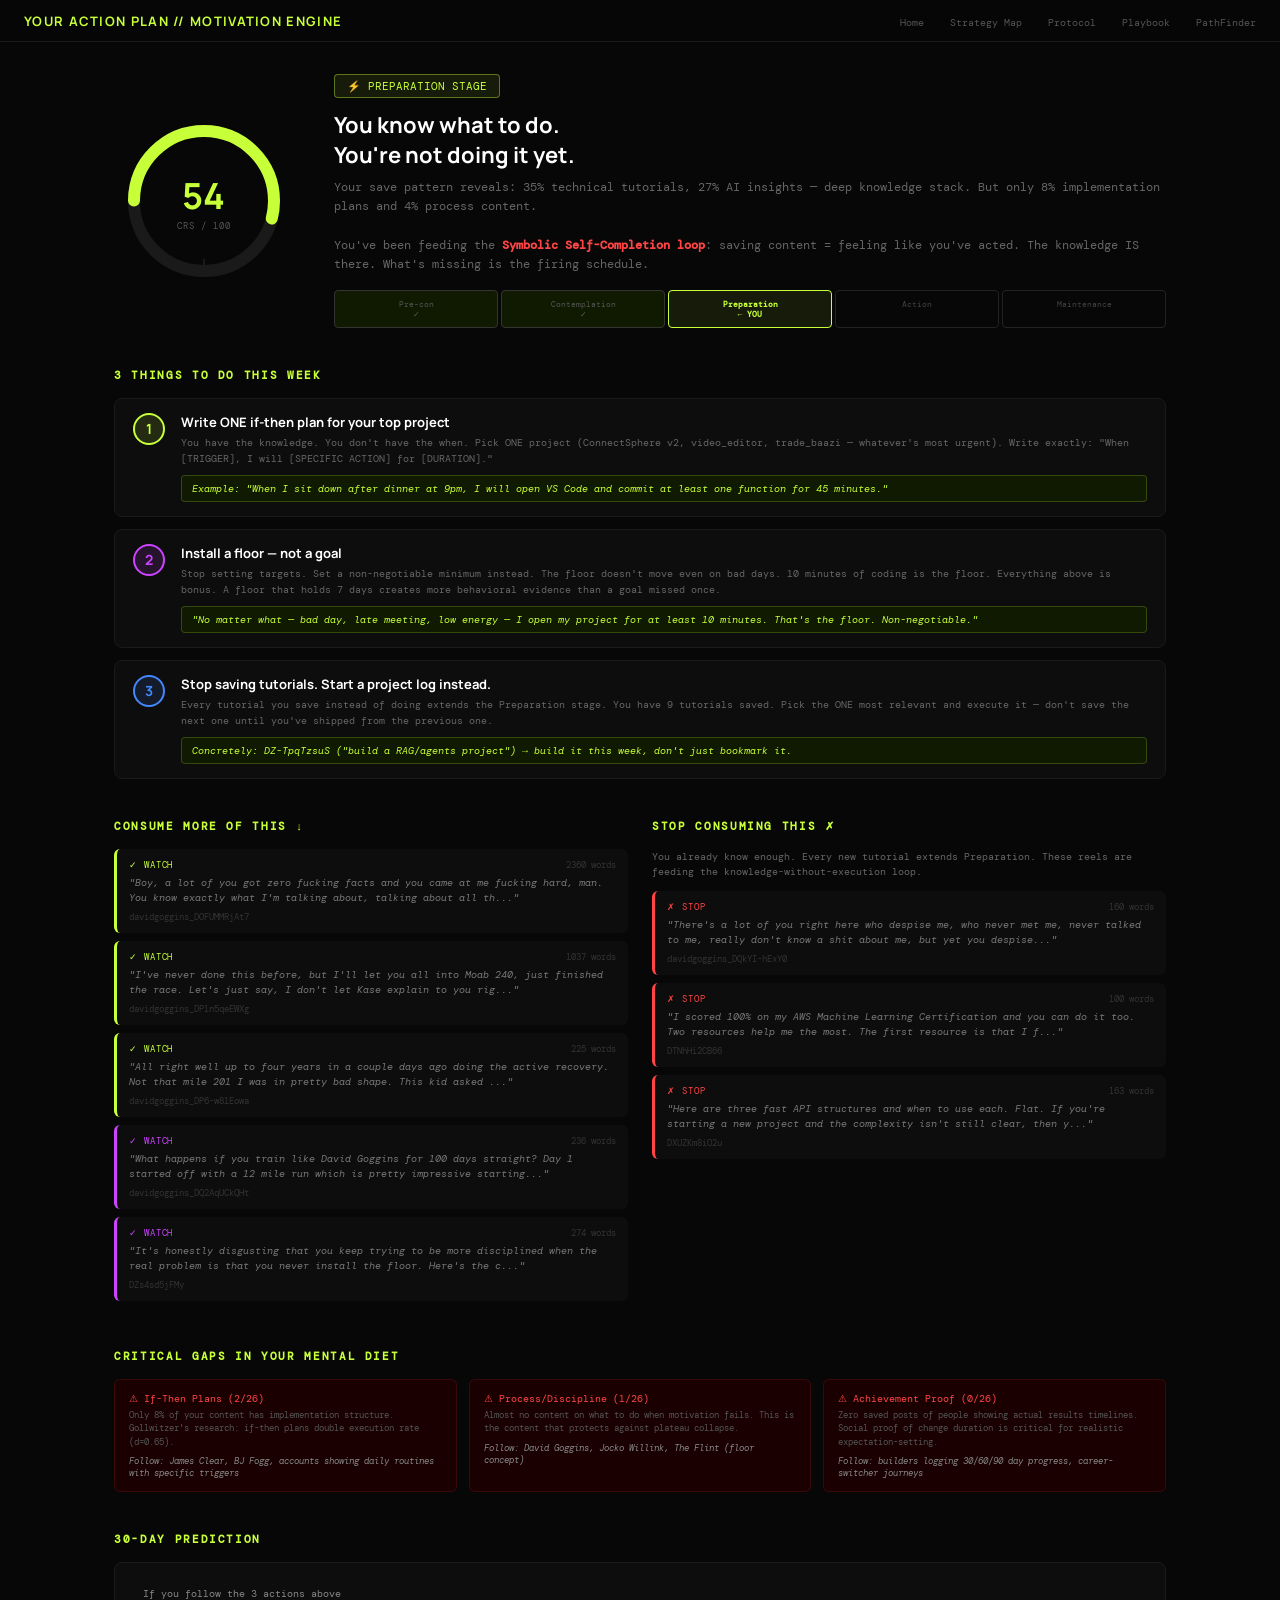
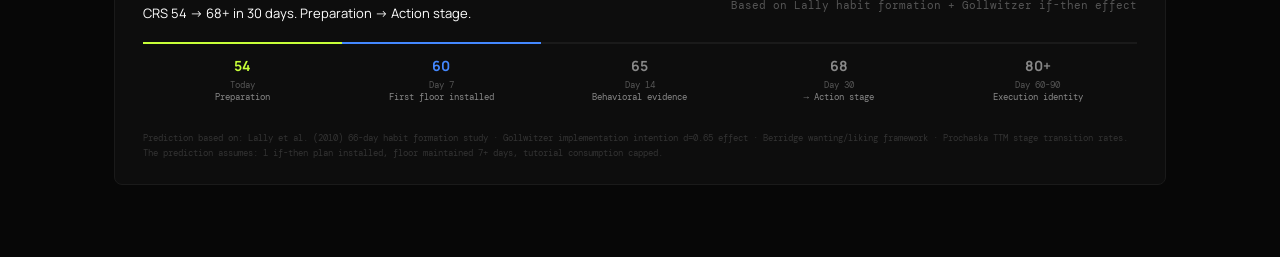
<file: action_plan.html>
<!DOCTYPE html>
<html>
<head>
<meta charset="utf-8">
<title>Your Action Plan — Motivation Engine</title>
<link href="https://fonts.googleapis.com/css2?family=DM+Mono:wght@400;500&family=Manrope:wght@400;600;700&display=swap" rel="stylesheet">
<style>
* { box-sizing:border-box; margin:0; padding:0; }
body { background:#070707; color:#ddd; font-family:'DM Mono',monospace; min-height:100vh; }

#nav {
  background:rgba(7,7,7,0.97); border-bottom:1px solid #1a1a1a;
  padding:10px 24px; display:flex; justify-content:space-between; align-items:center;
  position:sticky; top:0; z-index:100;
}
#nav h1 { color:#c7ff38; font-size:13px; letter-spacing:0.1em; font-family:'Manrope'; }
.nav-links a { color:#555; font-size:10px; text-decoration:none; margin-left:16px; }
.nav-links a:hover { color:#c7ff38; }

#main { max-width:1100px; margin:0 auto; padding:32px 24px; }

/* CRS gauge + stage */
#hero { display:grid; grid-template-columns:auto 1fr; gap:40px; margin-bottom:40px; align-items:center; }

#gauge-wrap { position:relative; width:180px; height:180px; flex-shrink:0; }
#gauge-wrap svg { width:180px; height:180px; }
#gauge-center {
  position:absolute; top:50%; left:50%; transform:translate(-50%,-50%);
  text-align:center;
}
#gauge-score { font-size:36px; font-weight:700; color:#c7ff38; font-family:'Manrope'; }
#gauge-label { font-size:9px; color:#555; letter-spacing:0.1em; }

#hero-text { }
#stage-badge {
  display:inline-block; background:#c7ff3815; border:1px solid #c7ff3866;
  color:#c7ff38; padding:4px 12px; border-radius:4px; font-size:11px; margin-bottom:12px;
}
#hero-title { font-size:22px; font-family:'Manrope'; font-weight:700; color:#fff; margin-bottom:8px; }
#hero-sub { font-size:12px; color:#666; line-height:1.6; margin-bottom:16px; }

.ttm-bar { display:flex; gap:3px; margin-top:12px; }
.ttm-node {
  flex:1; padding:8px 4px; text-align:center; font-size:8px; border-radius:4px;
  border:1px solid #222; color:#444;
}
.ttm-node.current {
  background:#c7ff3815; border-color:#c7ff38; color:#c7ff38; font-weight:bold;
}
.ttm-node.past { background:#0f1a00; border-color:#333; color:#555; }

/* Sections */
h2 { font-size:11px; color:#c7ff38; letter-spacing:0.15em; text-transform:uppercase; margin-bottom:16px; }
.section { margin-bottom:40px; }

/* Action steps */
.action-steps { display:flex; flex-direction:column; gap:12px; }
.action-step {
  background:#0d0d0d; border:1px solid #1a1a1a; border-radius:8px;
  padding:14px 18px; display:flex; gap:16px; align-items:flex-start;
}
.step-num {
  width:32px; height:32px; border-radius:50%; display:flex; align-items:center; justify-content:center;
  font-size:14px; font-weight:700; flex-shrink:0; font-family:'Manrope';
}
.step-content h3 { font-size:13px; color:#fff; margin-bottom:4px; font-family:'Manrope'; }
.step-content p { font-size:10px; color:#666; line-height:1.6; }
.step-content .example {
  background:#0f1a00; border:1px solid #c7ff3833; border-radius:4px;
  padding:6px 10px; font-size:10px; color:#c7ff38; margin-top:8px; font-style:italic;
}

/* Reel cards */
.two-col { display:grid; grid-template-columns:1fr 1fr; gap:24px; }
.reel-card {
  background:#0d0d0d; border-radius:6px; padding:10px 12px;
  margin-bottom:8px; transition:background 0.15s;
}
.reel-card:hover { background:#111; }
.preview-text { font-size:10px; color:#777; line-height:1.5; font-style:italic; }

/* Prediction */
#prediction {
  background:#0d0d0d; border:1px solid #1a1a1a; border-radius:8px;
  padding:24px 28px;
}
.pred-row { display:flex; justify-content:space-between; align-items:center; margin-bottom:12px; }
.pred-timeline { display:flex; gap:0; margin-top:20px; }
.pred-node {
  flex:1; text-align:center; padding:12px 4px;
  border-top:2px solid #1a1a1a; position:relative; font-size:9px;
}
.pred-node.done { border-top-color:#c7ff38; }
.pred-node.next { border-top-color:#4488ff; }
.pred-score { font-size:14px; font-weight:700; color:#c7ff38; margin-bottom:4px; font-family:'Manrope'; }
.pred-day { color:#555; }
.pred-stage { color:#888; font-size:9px; }

/* Missing content */
.missing-grid { display:grid; grid-template-columns:1fr 1fr 1fr; gap:12px; }
.missing-card {
  background:#1a0000; border:1px solid #ff444422; border-radius:6px;
  padding:12px 14px;
}
.missing-title { font-size:10px; color:#ff4444; margin-bottom:4px; }
.missing-desc { font-size:9px; color:#555; line-height:1.5; }
.missing-fix { font-size:9px; color:#888; margin-top:6px; font-style:italic; }
</style>
<link rel="stylesheet" href="theme.css">
<script src="theme.js"></script>
</head>
<body>

<div id="nav">
  <h1>YOUR ACTION PLAN // MOTIVATION ENGINE</h1>
  <div class="nav-links">
    <a href="index.html">Home</a>
    <a href="grouped_reels.html">Strategy Map</a>
    <a href="protocol.html">Protocol</a>
    <a href="strategy.html">Playbook</a>
    <a href="pathfinder.html">PathFinder</a>
  </div>
</div>

<div id="main">

  <!-- HERO: CRS Gauge + Stage -->
  <div id="hero">
    <div id="gauge-wrap">
      <svg viewBox="0 0 180 180">
        <!-- Background arc -->
        <circle cx="90" cy="90" r="70" fill="none" stroke="#1a1a1a" stroke-width="12"/>
        <!-- Progress arc: 54% of circumference = 54/100 -->
        <!-- full circle = 2π*70 = 439.8; 54% = 237.5 -->
        <circle cx="90" cy="90" r="70" fill="none" stroke="#c7ff38" stroke-width="12"
                stroke-dasharray="237.5 202.3" stroke-dashoffset="110"
                stroke-linecap="round" transform="rotate(-90 90 90)"/>
        <!-- Tick marks for stages -->
        <line x1="20" y1="90" x2="32" y2="90" stroke="#1a1a1a" stroke-width="2" transform="rotate(-90 90 90)"/>
      </svg>
      <div id="gauge-center">
        <div id="gauge-score">54</div>
        <div id="gauge-label">CRS / 100</div>
      </div>
    </div>

    <div id="hero-text">
      <div id="stage-badge">⚡ PREPARATION STAGE</div>
      <div id="hero-title">You know what to do.<br>You're not doing it yet.</div>
      <div id="hero-sub">
        Your save pattern reveals: 35% technical tutorials, 27% AI insights — deep knowledge stack.
        But only 8% implementation plans and 4% process content.
        <br><br>
        You've been feeding the <strong style="color:#ff4444">Symbolic Self-Completion loop</strong>:
        saving content = feeling like you've acted. The knowledge IS there. What's missing is the
        firing schedule.
      </div>
      <div class="ttm-bar">
        <div class="ttm-node past">Pre-con<br>✓</div>
        <div class="ttm-node past">Contemplation<br>✓</div>
        <div class="ttm-node current">Preparation<br>← YOU</div>
        <div class="ttm-node">Action</div>
        <div class="ttm-node">Maintenance</div>
      </div>
    </div>
  </div>

  <!-- 3 IMMEDIATE ACTIONS -->
  <div class="section">
    <h2>3 things to do this week</h2>
    <div class="action-steps">
      <div class="action-step">
        <div class="step-num" style="background:#c7ff3820;color:#c7ff38;border:2px solid #c7ff38">1</div>
        <div class="step-content">
          <h3>Write ONE if-then plan for your top project</h3>
          <p>You have the knowledge. You don't have the when. Pick ONE project (ConnectSphere v2, video_editor, trade_baazi — whatever's most urgent). Write exactly:
          "When [TRIGGER], I will [SPECIFIC ACTION] for [DURATION]."</p>
          <div class="example">
            Example: "When I sit down after dinner at 9pm, I will open VS Code and commit at least one function for 45 minutes."
          </div>
        </div>
      </div>

      <div class="action-step">
        <div class="step-num" style="background:#cc44ff20;color:#cc44ff;border:2px solid #cc44ff">2</div>
        <div class="step-content">
          <h3>Install a floor — not a goal</h3>
          <p>Stop setting targets. Set a non-negotiable minimum instead. The floor doesn't move even on bad days. 10 minutes of coding is the floor. Everything above is bonus. A floor that holds 7 days creates more behavioral evidence than a goal missed once.</p>
          <div class="example">
            "No matter what — bad day, late meeting, low energy — I open my project for at least 10 minutes. That's the floor. Non-negotiable."
          </div>
        </div>
      </div>

      <div class="action-step">
        <div class="step-num" style="background:#4488ff20;color:#4488ff;border:2px solid #4488ff">3</div>
        <div class="step-content">
          <h3>Stop saving tutorials. Start a project log instead.</h3>
          <p>Every tutorial you save instead of doing extends the Preparation stage. You have 9 tutorials saved. Pick the ONE most relevant and execute it — don't save the next one until you've shipped from the previous one.</p>
          <div class="example">
            Concretely: DZ-TpqTzsuS ("build a RAG/agents project") → build it this week, don't just bookmark it.
          </div>
        </div>
      </div>
    </div>
  </div>

  <!-- WHAT TO CONSUME vs STOP -->
  <div class="section">
    <div class="two-col">
      <div>
        <h2>Consume more of this ↓</h2>
<a href="https://www.instagram.com/p/davidgoggins_DOFUMMRjAt7/" target="_blank" style="text-decoration:none">
    <div class="reel-card" style="border-left:3px solid #c7ff38">
      <div style="display:flex;justify-content:space-between;align-items:center;margin-bottom:4px">
        <span style="color:#c7ff38;font-size:9px;letter-spacing:0.1em">✓ WATCH</span>
        <span style="color:#333;font-size:9px">2360 words</span>
      </div>
      <div class="preview-text">"Boy, a lot of you got zero fucking facts and you came at me fucking hard, man.
You know exactly what I'm talking about, talking about all th..."</div>
      <div style="color:#333;font-size:9px;margin-top:6px">davidgoggins_DOFUMMRjAt7</div>
    </div></a><a href="https://www.instagram.com/p/davidgoggins_DP1n5qeEWXg/" target="_blank" style="text-decoration:none">
    <div class="reel-card" style="border-left:3px solid #c7ff38">
      <div style="display:flex;justify-content:space-between;align-items:center;margin-bottom:4px">
        <span style="color:#c7ff38;font-size:9px;letter-spacing:0.1em">✓ WATCH</span>
        <span style="color:#333;font-size:9px">1037 words</span>
      </div>
      <div class="preview-text">"I've never done this before, but I'll let you all into Moab 240, just finished the race.
Let's just say, I don't let Kase explain to you rig..."</div>
      <div style="color:#333;font-size:9px;margin-top:6px">davidgoggins_DP1n5qeEWXg</div>
    </div></a><a href="https://www.instagram.com/p/davidgoggins_DP6-w81Eowa/" target="_blank" style="text-decoration:none">
    <div class="reel-card" style="border-left:3px solid #c7ff38">
      <div style="display:flex;justify-content:space-between;align-items:center;margin-bottom:4px">
        <span style="color:#c7ff38;font-size:9px;letter-spacing:0.1em">✓ WATCH</span>
        <span style="color:#333;font-size:9px">225 words</span>
      </div>
      <div class="preview-text">"All right well up to four years in a couple days ago doing the active
recovery. Not that mile 201 I was in pretty bad shape. This kid asked ..."</div>
      <div style="color:#333;font-size:9px;margin-top:6px">davidgoggins_DP6-w81Eowa</div>
    </div></a><a href="https://www.instagram.com/p/davidgoggins_DQ2AqUCkQHt/" target="_blank" style="text-decoration:none">
    <div class="reel-card" style="border-left:3px solid #cc44ff">
      <div style="display:flex;justify-content:space-between;align-items:center;margin-bottom:4px">
        <span style="color:#cc44ff;font-size:9px;letter-spacing:0.1em">✓ WATCH</span>
        <span style="color:#333;font-size:9px">236 words</span>
      </div>
      <div class="preview-text">"What happens if you train like David Goggins for 100 days straight?
Day 1 started off with a 12 mile run which is pretty impressive starting..."</div>
      <div style="color:#333;font-size:9px;margin-top:6px">davidgoggins_DQ2AqUCkQHt</div>
    </div></a><a href="https://www.instagram.com/p/DZs4sd5jFMy/" target="_blank" style="text-decoration:none">
    <div class="reel-card" style="border-left:3px solid #cc44ff">
      <div style="display:flex;justify-content:space-between;align-items:center;margin-bottom:4px">
        <span style="color:#cc44ff;font-size:9px;letter-spacing:0.1em">✓ WATCH</span>
        <span style="color:#333;font-size:9px">274 words</span>
      </div>
      <div class="preview-text">"It's honestly disgusting that you keep trying to be more disciplined when the real problem
is that you never install the floor. Here's the c..."</div>
      <div style="color:#333;font-size:9px;margin-top:6px">DZs4sd5jFMy</div>
    </div></a>
      </div>
      <div>
        <h2>Stop consuming this ✗</h2>
        <div style="font-size:10px;color:#666;margin-bottom:12px;line-height:1.5">
          You already know enough. Every new tutorial extends Preparation. These reels are feeding
          the knowledge-without-execution loop.
        </div>
<a href="https://www.instagram.com/p/davidgoggins_DQkYI-hExY0/" target="_blank" style="text-decoration:none">
    <div class="reel-card" style="border-left:3px solid #ff4444">
      <div style="display:flex;justify-content:space-between;align-items:center;margin-bottom:4px">
        <span style="color:#ff4444;font-size:9px;letter-spacing:0.1em">✗ STOP</span>
        <span style="color:#333;font-size:9px">160 words</span>
      </div>
      <div class="preview-text">"There's a lot of you right here who despise me, who never met me, never talked to me,
really don't know a shit about me, but yet you despise..."</div>
      <div style="color:#333;font-size:9px;margin-top:6px">davidgoggins_DQkYI-hExY0</div>
    </div></a><a href="https://www.instagram.com/p/DTNhHi2CB66/" target="_blank" style="text-decoration:none">
    <div class="reel-card" style="border-left:3px solid #ff4444">
      <div style="display:flex;justify-content:space-between;align-items:center;margin-bottom:4px">
        <span style="color:#ff4444;font-size:9px;letter-spacing:0.1em">✗ STOP</span>
        <span style="color:#333;font-size:9px">100 words</span>
      </div>
      <div class="preview-text">"I scored 100% on my AWS Machine Learning Certification and you can do it too.
Two resources help me the most. The first resource is that I f..."</div>
      <div style="color:#333;font-size:9px;margin-top:6px">DTNhHi2CB66</div>
    </div></a><a href="https://www.instagram.com/p/DXUZKm8iO2u/" target="_blank" style="text-decoration:none">
    <div class="reel-card" style="border-left:3px solid #ff4444">
      <div style="display:flex;justify-content:space-between;align-items:center;margin-bottom:4px">
        <span style="color:#ff4444;font-size:9px;letter-spacing:0.1em">✗ STOP</span>
        <span style="color:#333;font-size:9px">163 words</span>
      </div>
      <div class="preview-text">"Here are three fast API structures and when to use each.
Flat.
If you're starting a new project
and the complexity isn't still clear,
then y..."</div>
      <div style="color:#333;font-size:9px;margin-top:6px">DXUZKm8iO2u</div>
    </div></a>
      </div>
    </div>
  </div>

  <!-- MISSING CONTENT GAPS -->
  <div class="section">
    <h2>Critical gaps in your mental diet</h2>
    <div class="missing-grid">
      <div class="missing-card">
        <div class="missing-title">⚠ If-Then Plans (2/26)</div>
        <div class="missing-desc">Only 8% of your content has implementation structure. Gollwitzer's research: if-then plans double execution rate (d=0.65).</div>
        <div class="missing-fix">Follow: James Clear, BJ Fogg, accounts showing daily routines with specific triggers</div>
      </div>
      <div class="missing-card">
        <div class="missing-title">⚠ Process/Discipline (1/26)</div>
        <div class="missing-desc">Almost no content on what to do when motivation fails. This is the content that protects against plateau collapse.</div>
        <div class="missing-fix">Follow: David Goggins, Jocko Willink, The Flint (floor concept)</div>
      </div>
      <div class="missing-card">
        <div class="missing-title">⚠ Achievement Proof (0/26)</div>
        <div class="missing-desc">Zero saved posts of people showing actual results timelines. Social proof of change duration is critical for realistic expectation-setting.</div>
        <div class="missing-fix">Follow: builders logging 30/60/90 day progress, career-switcher journeys</div>
      </div>
    </div>
  </div>

  <!-- 30-DAY PREDICTION -->
  <div class="section">
    <h2>30-day prediction</h2>
    <div id="prediction">
      <div class="pred-row">
        <div>
          <div style="color:#888;font-size:10px">If you follow the 3 actions above</div>
          <div style="font-size:13px;color:#fff;margin-top:4px;font-family:'Manrope'">
            CRS 54 → 68+ in 30 days. Preparation → Action stage.
          </div>
        </div>
        <div style="font-size:11px;color:#555">Based on Lally habit formation + Gollwitzer if-then effect</div>
      </div>

      <div class="pred-timeline">
        <div class="pred-node done">
          <div class="pred-score">54</div>
          <div class="pred-day">Today</div>
          <div class="pred-stage">Preparation</div>
        </div>
        <div class="pred-node next">
          <div class="pred-score" style="color:#4488ff">60</div>
          <div class="pred-day">Day 7</div>
          <div class="pred-stage">First floor installed</div>
        </div>
        <div class="pred-node">
          <div class="pred-score" style="color:#888">65</div>
          <div class="pred-day">Day 14</div>
          <div class="pred-stage">Behavioral evidence</div>
        </div>
        <div class="pred-node">
          <div class="pred-score" style="color:#888">68</div>
          <div class="pred-day">Day 30</div>
          <div class="pred-stage">→ Action stage</div>
        </div>
        <div class="pred-node">
          <div class="pred-score" style="color:#888">80+</div>
          <div class="pred-day">Day 60-90</div>
          <div class="pred-stage">Execution identity</div>
        </div>
      </div>

      <div style="font-size:9px;color:#333;margin-top:16px;line-height:1.6">
        Prediction based on: Lally et al. (2010) 66-day habit formation study · Gollwitzer implementation intention d=0.65 effect ·
        Berridge wanting/liking framework · Prochaska TTM stage transition rates.
        The prediction assumes: 1 if-then plan installed, floor maintained 7+ days, tutorial consumption capped.
      </div>
    </div>
  </div>

</div>
</body>
</html>
</file>
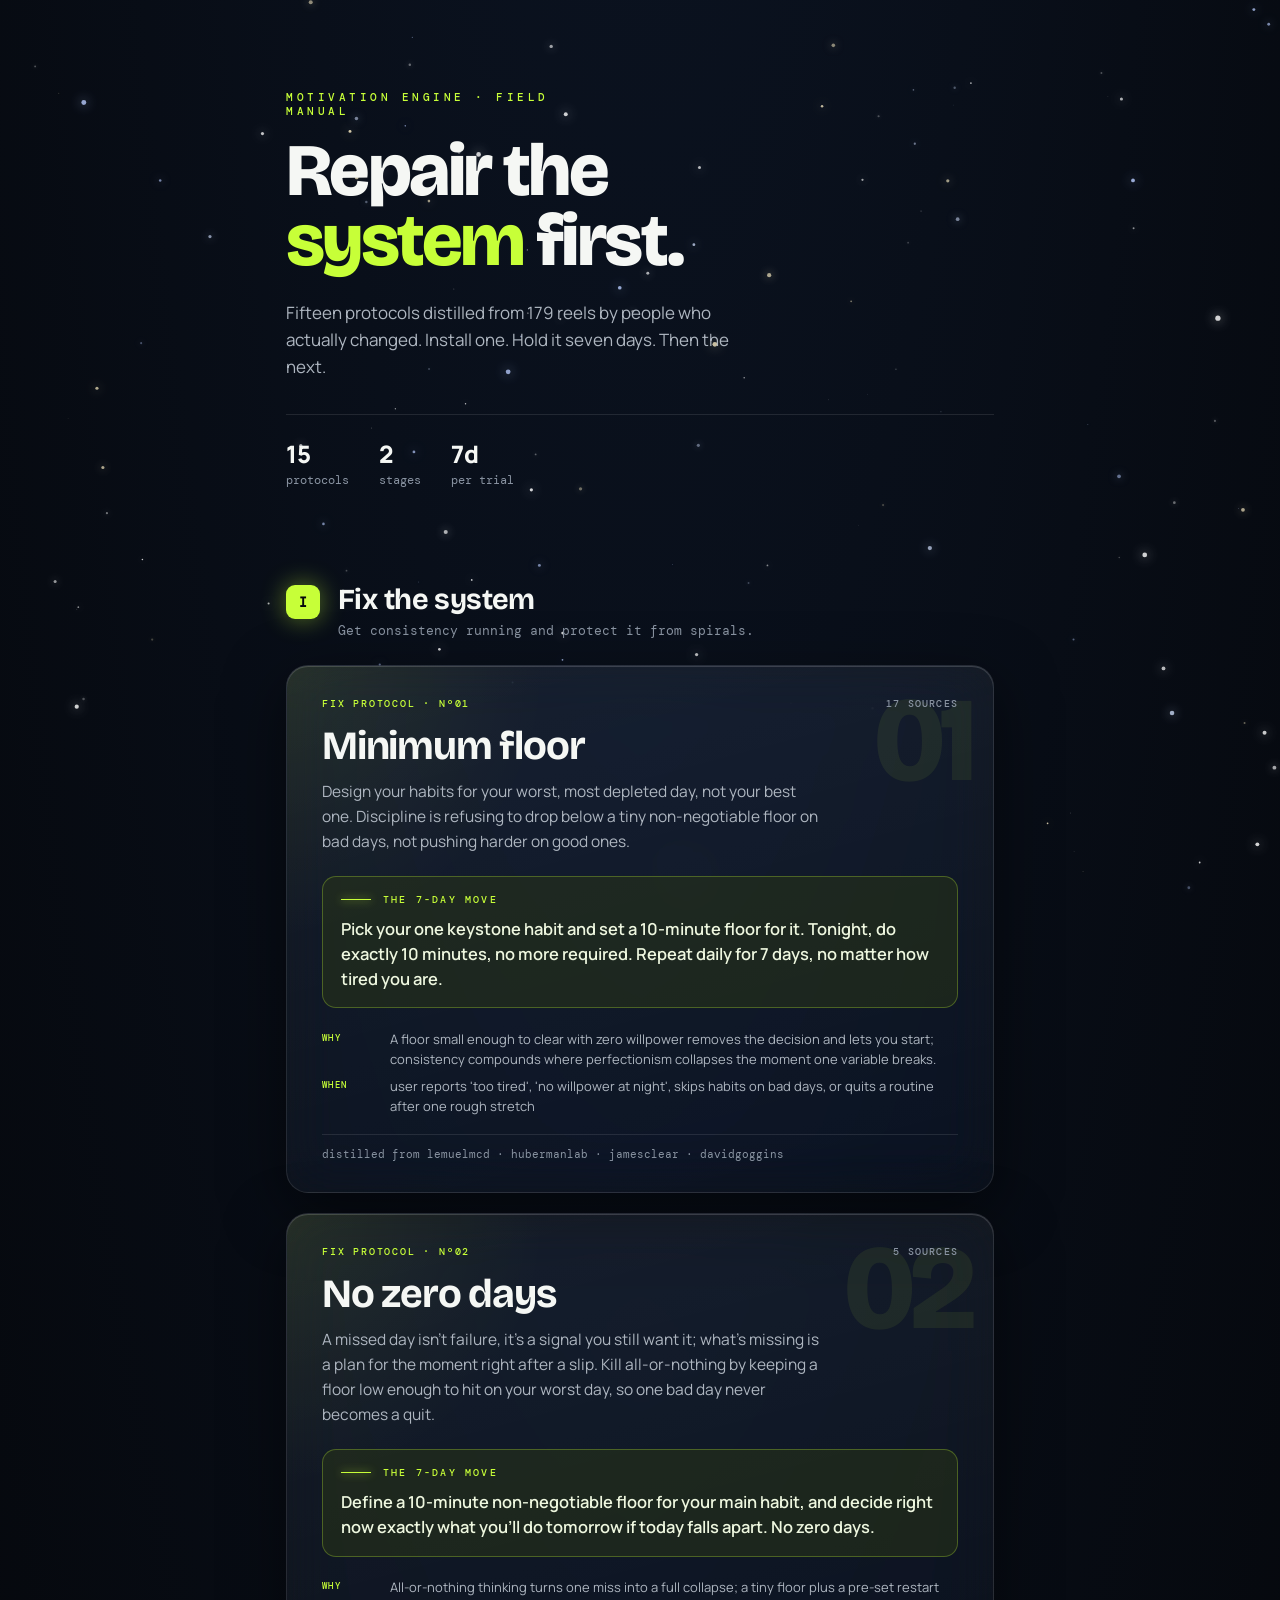
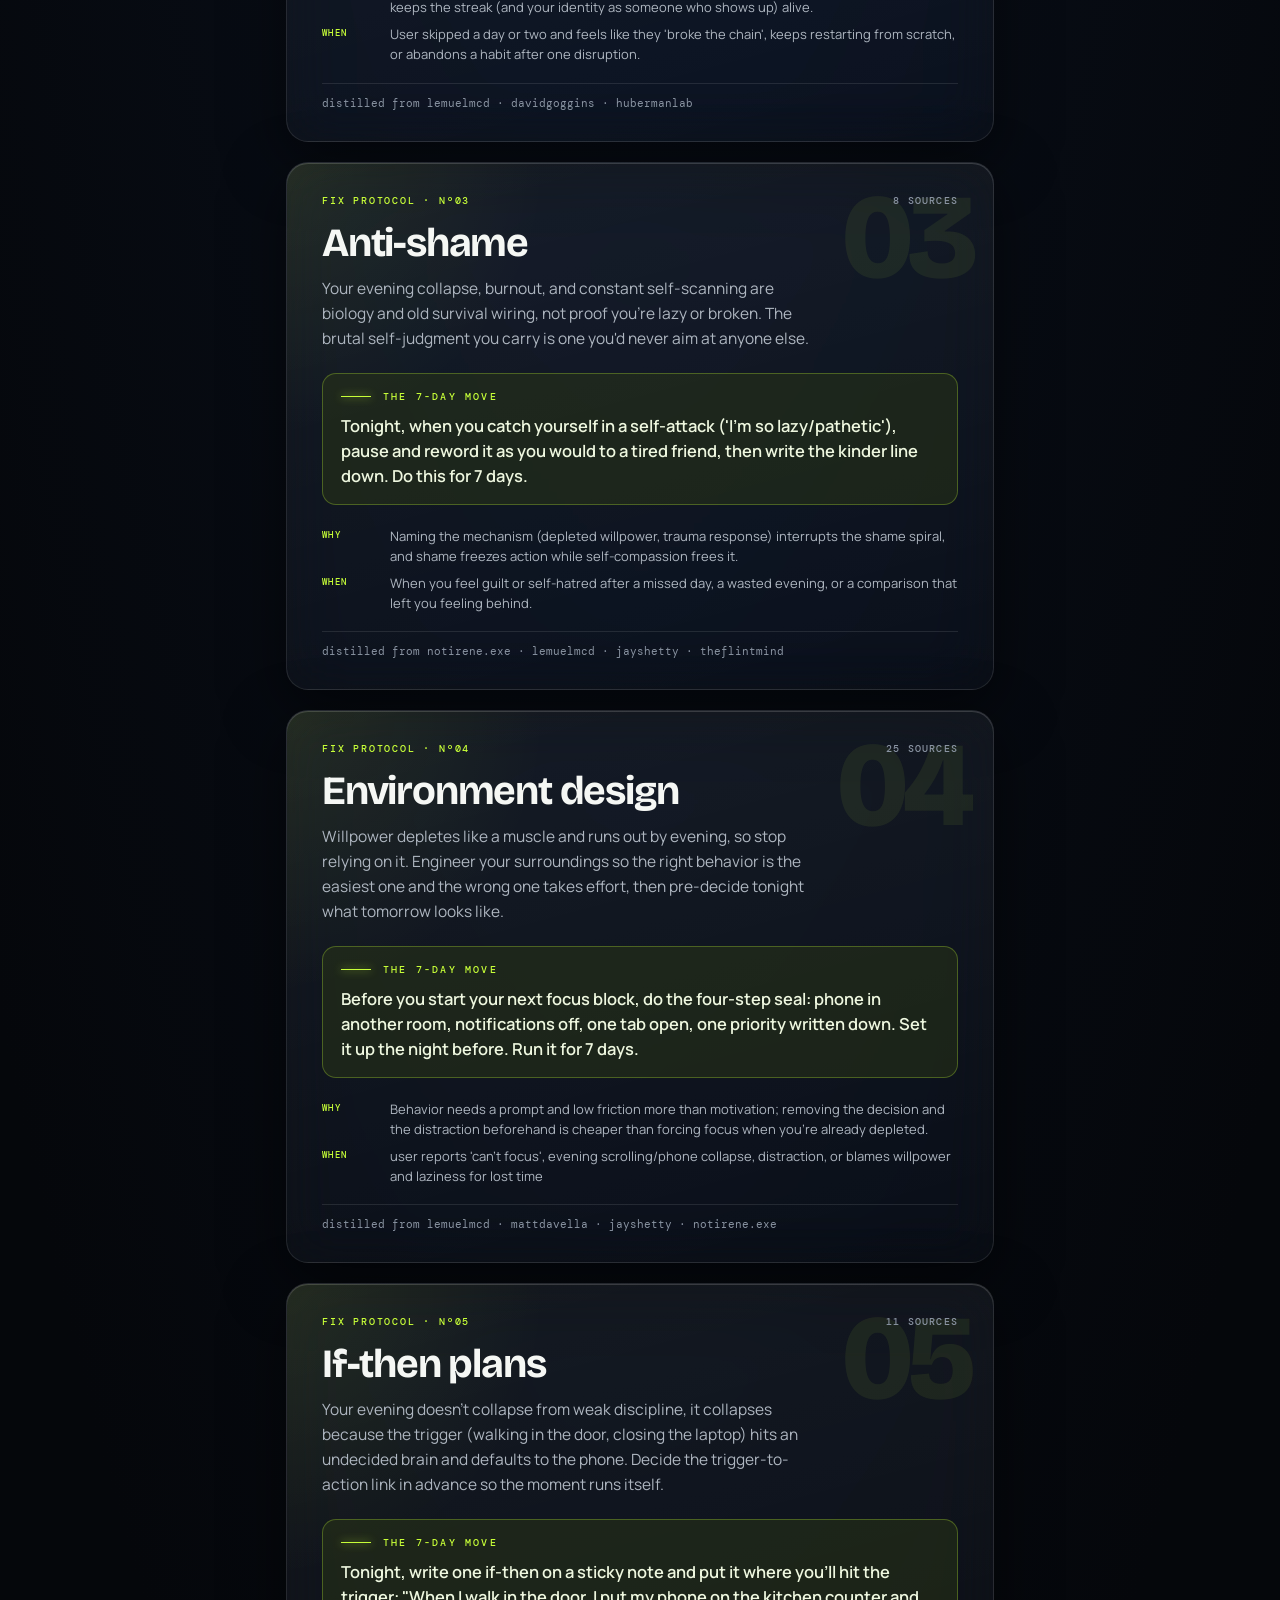
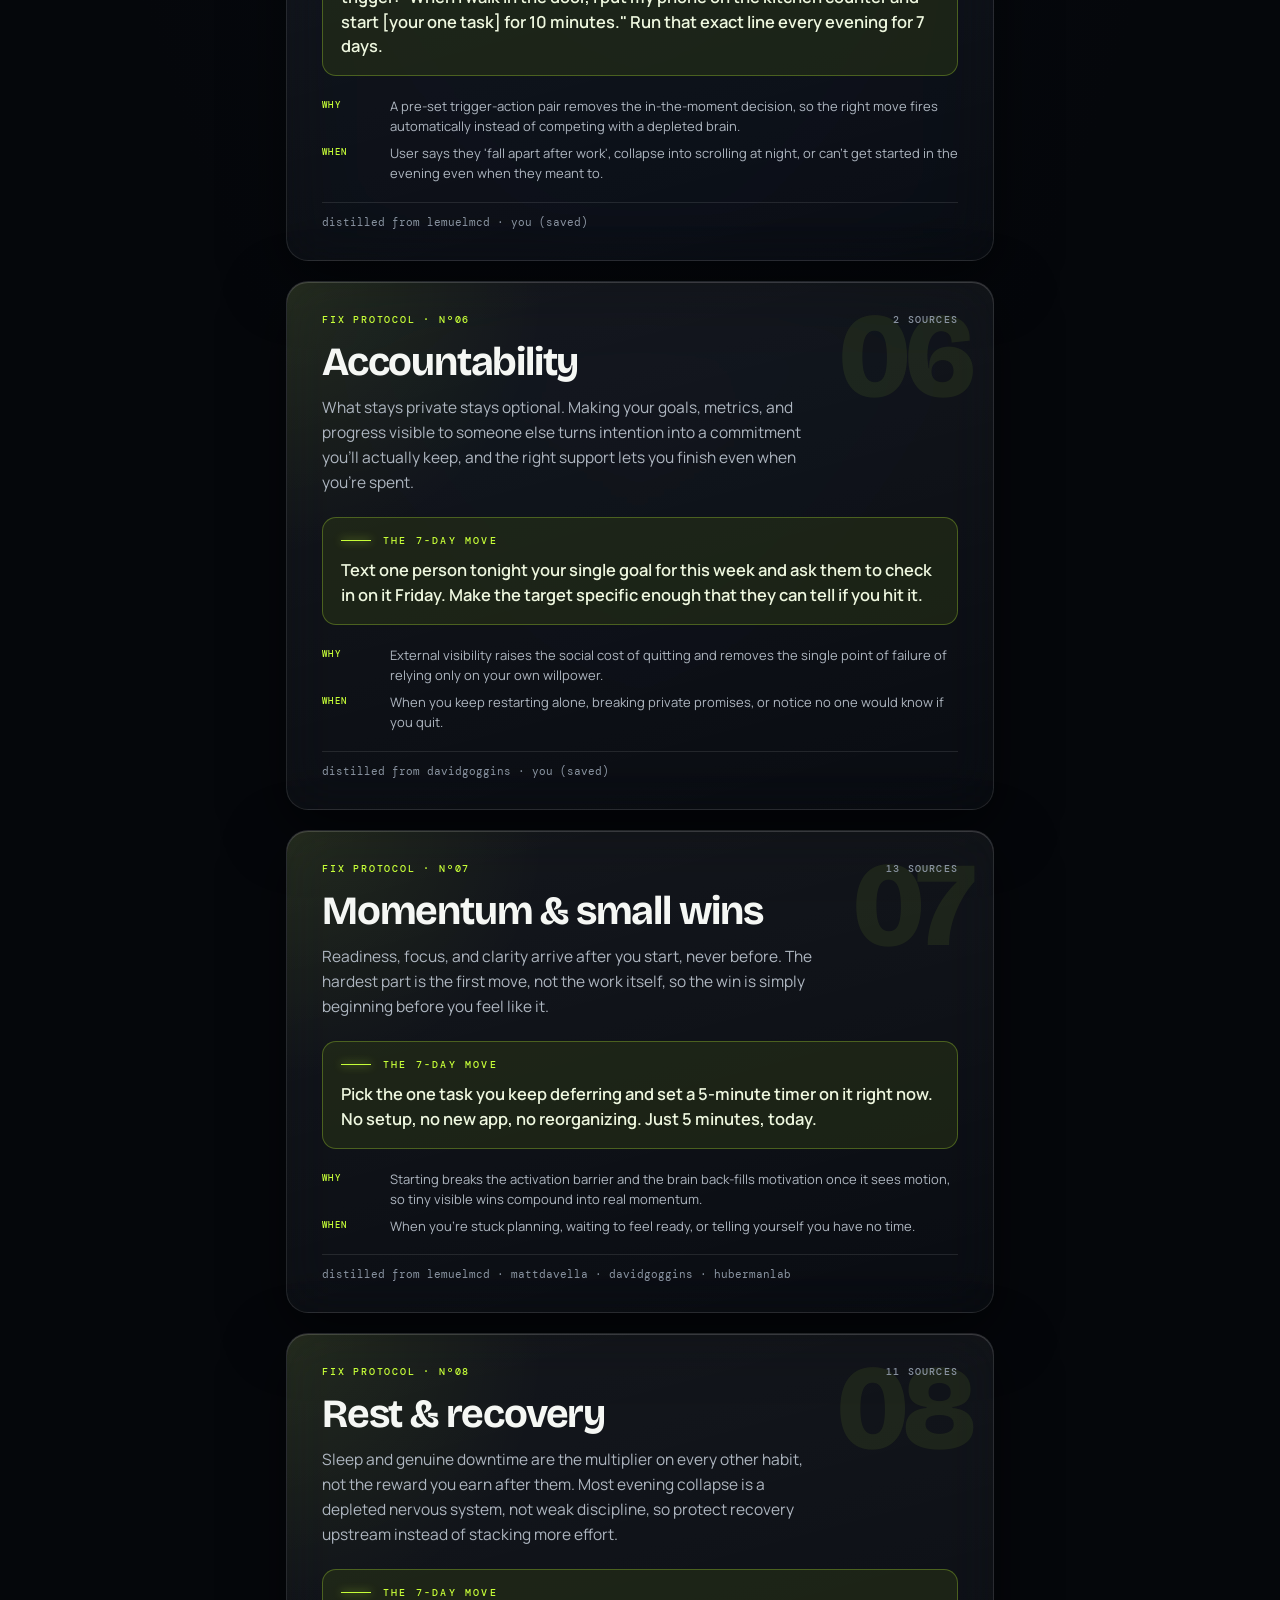
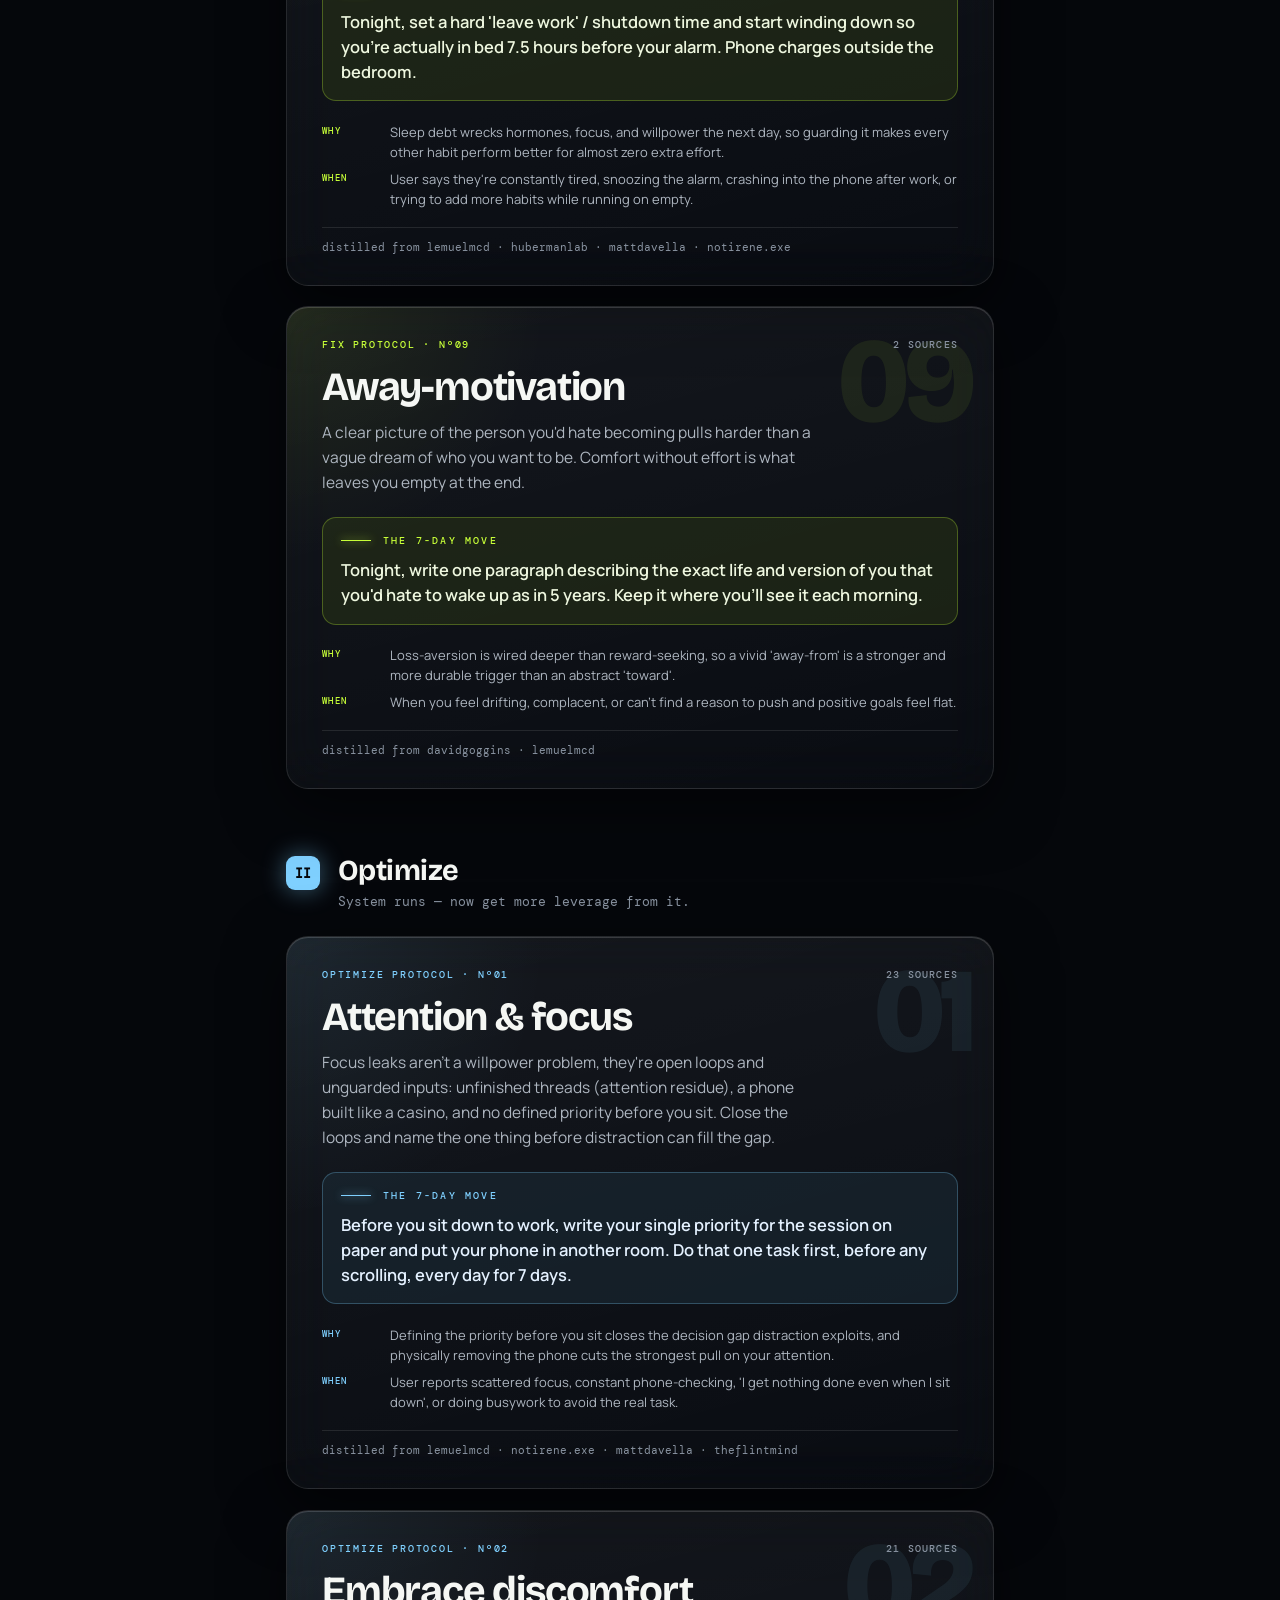
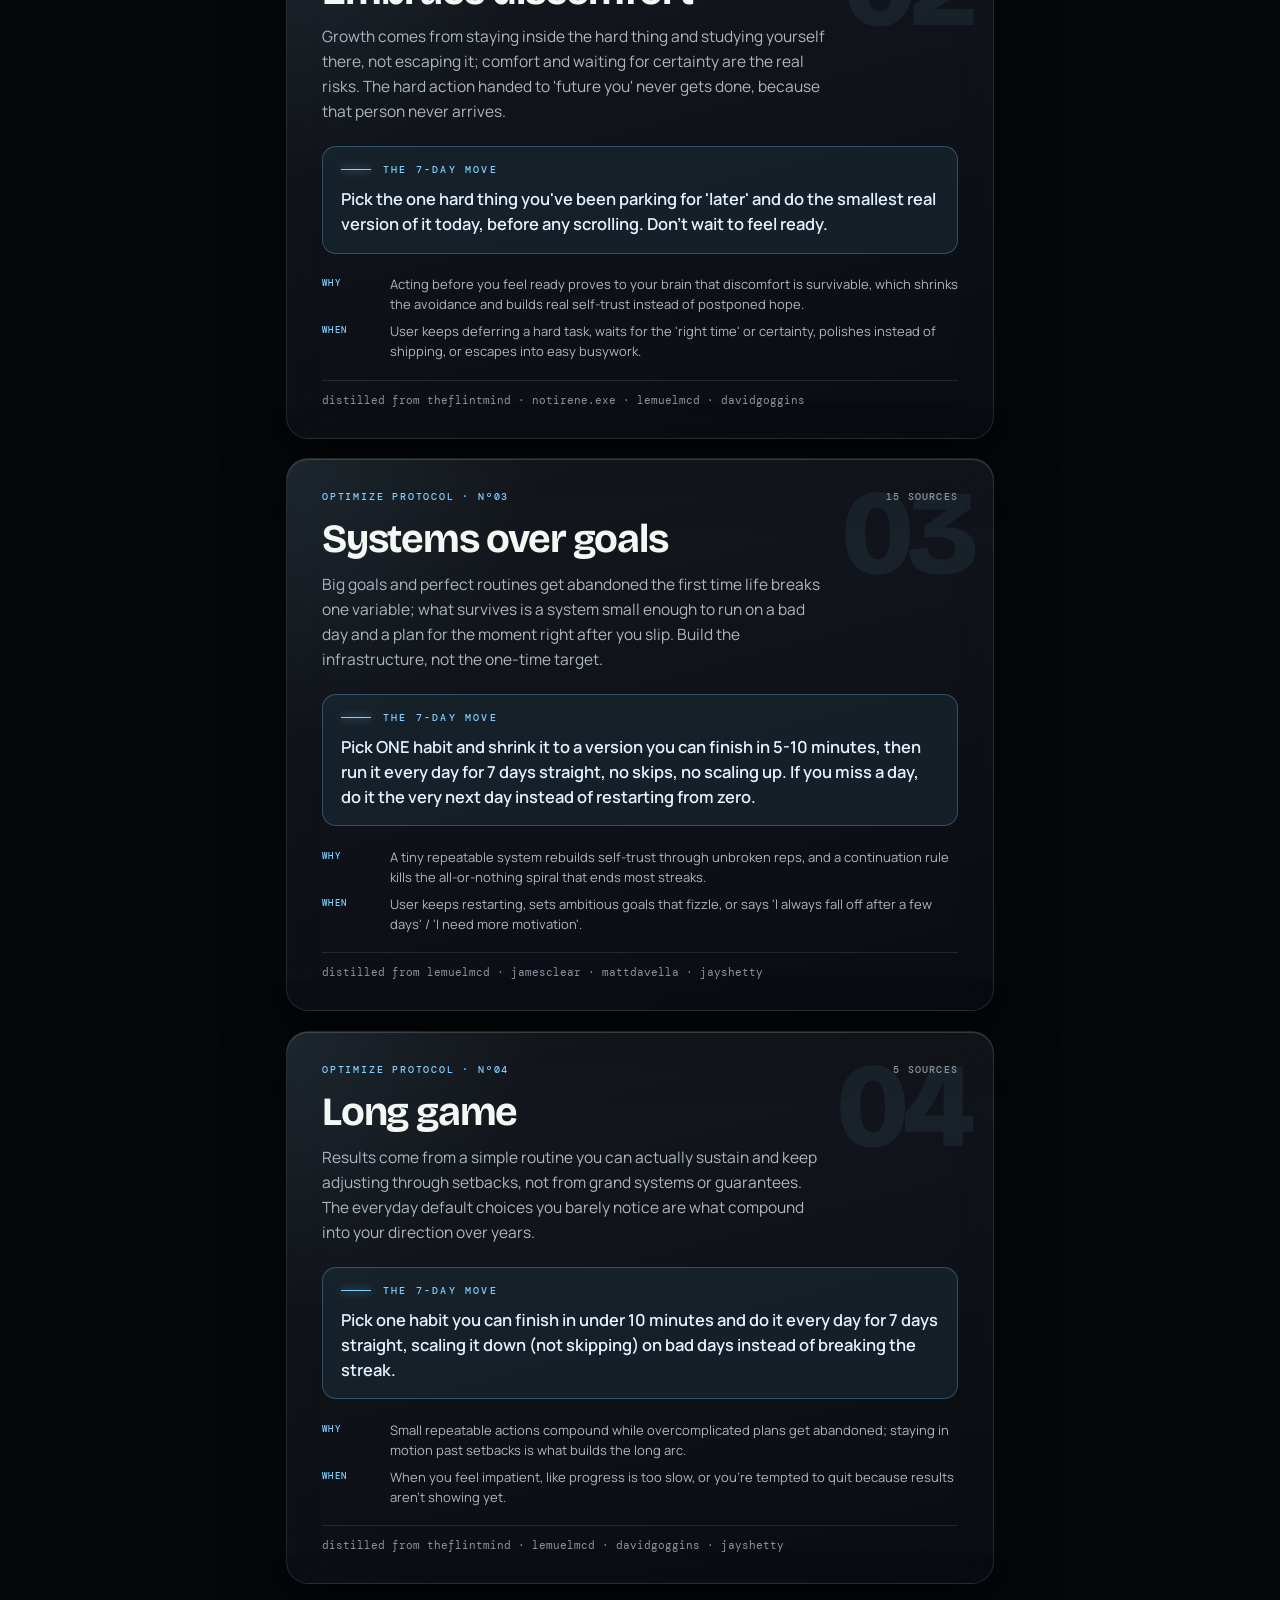
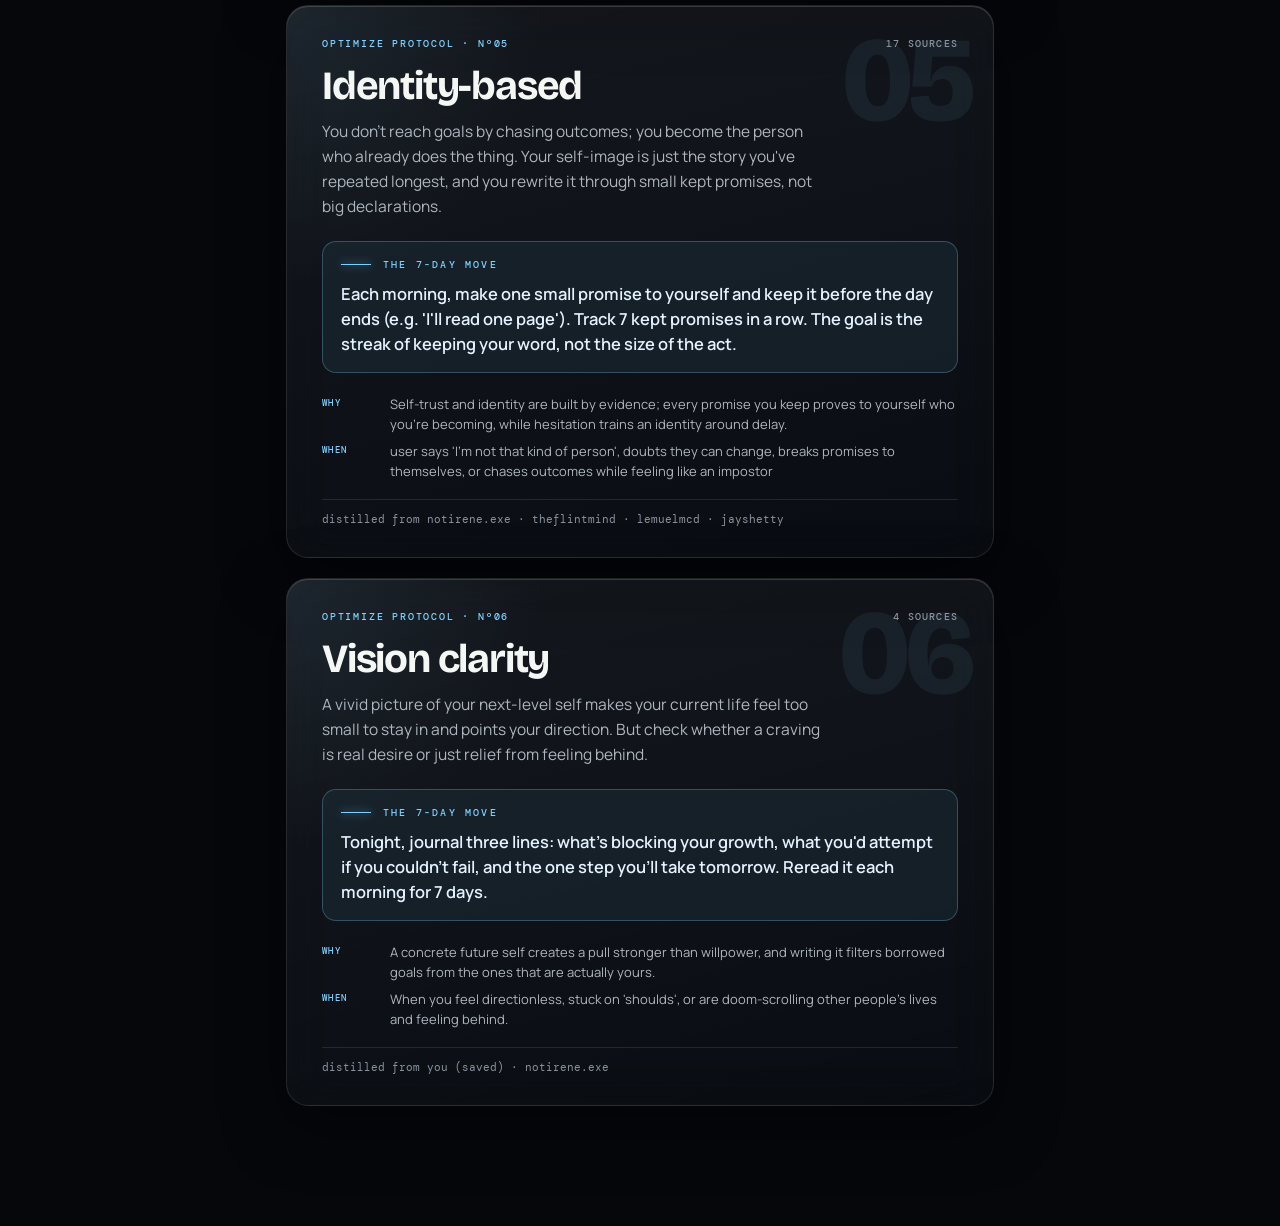
<file: cards.html>
<!DOCTYPE html><html lang="en"><head><meta charset="utf-8">
<meta name="viewport" content="width=device-width, initial-scale=1">
<title>Strategy Cards — Motivation Engine</title>
<link href="https://fonts.googleapis.com/css2?family=Bricolage+Grotesque:opsz,wght@12..96,500;12..96,600;12..96,700;12..96,800&family=DM+Mono:wght@400;500&family=Manrope:wght@400;500;600;700&display=swap" rel="stylesheet">
<style>
  :root{--bg:#05070b;--ink:#f5f7f4;--mut:#8a94a2;--mut2:#aeb6c0;--line:rgba(255,255,255,.10);
         --ac:#c7ff38;--disp:'Bricolage Grotesque',sans-serif;
         --glass:linear-gradient(165deg,rgba(255,255,255,.072),rgba(255,255,255,.022))}
  .opt{--ac:#7fd0ff}
  *{box-sizing:border-box} html{scroll-behavior:smooth} html,body{margin:0}
  body{color:var(--ink);font-family:'Manrope',sans-serif;min-height:100vh;padding-bottom:120px;
    background:radial-gradient(130% 100% at 50% -15%,#0c1525,#05070b 58%);-webkit-font-smoothing:antialiased}
  #stars{position:fixed;inset:0;z-index:0;pointer-events:none}
  .page-wrap{position:relative;z-index:1;max-width:760px;margin:0 auto;padding:0 26px}

  .hero{padding:90px 0 30px}
  .hero .eb{font:500 11px 'DM Mono';letter-spacing:.32em;color:var(--ac);text-transform:uppercase;margin:0 0 18px}
  .hero h1{font-family:var(--disp);font-weight:800;font-size:clamp(40px,7.5vw,74px);line-height:.95;letter-spacing:-.035em;margin:0 0 22px}
  .hero h1 em{font-style:normal;color:var(--ac)}
  .hero p{font-size:17px;line-height:1.6;color:var(--mut2);max-width:46ch;margin:0}
  .hero .stats{display:flex;gap:30px;margin-top:34px;border-top:1px solid var(--line);padding-top:22px}
  .hero .stats div{font:400 12px 'DM Mono';color:var(--mut)}
  .hero .stats b{display:block;font:800 24px 'Manrope';color:var(--ink);margin-bottom:2px}

  .stage{margin-top:64px}
  .sh{display:flex;align-items:flex-start;gap:18px;margin-bottom:26px}
  .sh .sn{font:800 13px 'DM Mono';color:var(--bg);background:var(--ac);width:34px;height:34px;flex:none;
           display:grid;place-items:center;border-radius:9px;box-shadow:0 0 24px color-mix(in srgb,var(--ac) 45%,transparent);margin-top:3px}
  .sh h2{margin:0;font-family:var(--disp);font-size:29px;font-weight:700;letter-spacing:-.02em}
  .sh p{margin:5px 0 0;font:400 13px 'DM Mono';color:var(--mut)}
  .grid{display:flex;flex-direction:column;gap:20px}

  /* 3D-tilt card (no open) — dramatic pop */
  .card{position:relative;perspective:900px;outline:none;border-radius:22px}
  .card:focus-visible .surface{box-shadow:0 0 0 2px var(--ac)}
  .tilt{position:relative;transform-style:preserve-3d;border-radius:22px;padding:32px 36px;will-change:transform}
  /* clipped glass surface — decorations (glow, glare, watermark) stay inside the rounded corners */
  .surface{position:absolute;inset:0;border-radius:22px;overflow:hidden;z-index:0;
    background:var(--glass);border:1px solid var(--line);
    box-shadow:0 18px 60px rgba(0,0,0,.5),inset 0 1px 0 rgba(255,255,255,.16);
    backdrop-filter:blur(26px) saturate(160%);-webkit-backdrop-filter:blur(26px) saturate(160%);
    transition:box-shadow .4s,border-color .4s}
  .surface::before{content:'';position:absolute;inset:0;pointer-events:none;
    background:radial-gradient(80% 110% at 0% 0%,color-mix(in srgb,var(--ac) 15%,transparent),transparent 46%);opacity:.55}
  .card:hover .surface{border-color:color-mix(in srgb,var(--ac) 42%,transparent);
    box-shadow:0 40px 100px rgba(0,0,0,.7),0 0 50px color-mix(in srgb,var(--ac) 18%,transparent),inset 0 1px 0 rgba(255,255,255,.24)}
  .glare{position:absolute;inset:0;pointer-events:none;opacity:0;transition:opacity .3s;
    background:radial-gradient(220px circle at var(--mx,50%) var(--my,50%),rgba(255,255,255,.14),transparent 60%)}
  .card:hover .glare{opacity:1}
  /* text layers live above the surface and pop forward (not clipped) */
  .content{position:relative;z-index:1;transform-style:preserve-3d}
  [data-z]{position:relative;transition:filter .35s;transform-style:preserve-3d;will-change:transform}
  .card:hover [data-z]{filter:drop-shadow(0 14px 18px rgba(0,0,0,.55))}
  .card:hover .movewrap{filter:drop-shadow(0 22px 30px rgba(0,0,0,.6))}
  .card:hover .name{filter:drop-shadow(0 18px 22px rgba(0,0,0,.6))}

  .wm{position:absolute;right:22px;top:14px;font:800 120px var(--disp);line-height:1;
    color:color-mix(in srgb,var(--ac) 7%,transparent);pointer-events:none;letter-spacing:-.04em;z-index:0}
  .eyebrow{display:flex;align-items:center;justify-content:space-between;
    font:500 10px 'DM Mono';letter-spacing:.18em;text-transform:uppercase;color:var(--ac);margin-bottom:16px}
  .eyebrow .reels{color:var(--mut);letter-spacing:.12em}
  .name{margin:0 0 13px;font-family:var(--disp);font-weight:700;font-size:clamp(28px,4vw,40px);
    line-height:1.0;letter-spacing:-.03em;color:var(--ink)}
  .rule{margin:0 0 22px;font-size:15.5px;line-height:1.62;color:var(--mut2);max-width:56ch}
  .movewrap{background:color-mix(in srgb,var(--ac) 9%,rgba(8,11,16,.45));
    border:1px solid color-mix(in srgb,var(--ac) 28%,transparent);border-radius:14px;padding:16px 18px;margin-bottom:20px}
  .movelabel{display:flex;align-items:center;gap:12px;font:500 10px 'DM Mono';letter-spacing:.22em;
    text-transform:uppercase;color:var(--ac);margin-bottom:11px}
  .movelabel .ln{height:1px;width:30px;background:var(--ac);box-shadow:0 0 8px var(--ac)}
  .move{margin:0;font-weight:600;font-size:16.5px;line-height:1.5;color:#eef7df}
  .opt .move{color:#e4f1ff}
  .meta{margin:0 0 18px;display:grid;grid-template-columns:54px 1fr;gap:7px 14px}
  .meta dt{font:500 9px 'DM Mono';letter-spacing:.14em;text-transform:uppercase;color:var(--ac);padding-top:3px}
  .meta dd{margin:0;font-size:13px;line-height:1.55;color:var(--mut2)}
  .src{font:400 10.5px 'DM Mono';color:var(--mut);border-top:1px solid var(--line);padding-top:13px}

  @media (max-width:560px){.tilt{padding:24px 22px} .wm{font-size:104px}}
</style></head><body>
<canvas id="stars"></canvas>
<main class="page-wrap">
  <header class="hero">
    <p class="eb">Motivation Engine · Field Manual</p>
    <h1>Repair the<br><em>system</em> first.</h1>
    <p>Fifteen protocols distilled from 179 reels by people who actually changed. Install one. Hold it seven days. Then the next.</p>
    <div class="stats"><div><b>15</b>protocols</div><div><b>2</b>stages</div><div><b>7d</b>per trial</div></div>
  </header>
  
  <section class="stage ">
    <header class="sh"><span class="sn">I</span><div><h2>Fix the system</h2><p>Get consistency running and protect it from spirals.</p></div></header>
    <div class="grid">
  <article class="card" tabindex="0">
    <div class="tilt">
      <div class="surface"><span class="glare"></span><span class="wm">01</span></div>
      <div class="content">
        <div class="eyebrow" data-z="70"><span>FIX PROTOCOL · N&ordm;01</span><span class="reels">17 sources</span></div>
        <h3 class="name" data-z="110">Minimum floor</h3>
        <p class="rule" data-z="55">Design your habits for your worst, most depleted day, not your best one. Discipline is refusing to drop below a tiny non-negotiable floor on bad days, not pushing harder on good ones.</p>
        <div class="movewrap" data-z="90">
          <div class="movelabel"><span class="ln"></span>THE 7-DAY MOVE</div>
          <p class="move">Pick your one keystone habit and set a 10-minute floor for it. Tonight, do exactly 10 minutes, no more required. Repeat daily for 7 days, no matter how tired you are.</p>
        </div>
        <dl class="meta" data-z="45">
          <dt>Why</dt><dd>A floor small enough to clear with zero willpower removes the decision and lets you start; consistency compounds where perfectionism collapses the moment one variable breaks.</dd>
          <dt>When</dt><dd>user reports &#x27;too tired&#x27;, &#x27;no willpower at night&#x27;, skips habits on bad days, or quits a routine after one rough stretch</dd>
        </dl>
        <div class="src" data-z="32">distilled from lemuelmcd · hubermanlab · jamesclear · davidgoggins</div>
      </div>
    </div>
  </article>
  <article class="card" tabindex="0">
    <div class="tilt">
      <div class="surface"><span class="glare"></span><span class="wm">02</span></div>
      <div class="content">
        <div class="eyebrow" data-z="70"><span>FIX PROTOCOL · N&ordm;02</span><span class="reels">5 sources</span></div>
        <h3 class="name" data-z="110">No zero days</h3>
        <p class="rule" data-z="55">A missed day isn&#x27;t failure, it&#x27;s a signal you still want it; what&#x27;s missing is a plan for the moment right after a slip. Kill all-or-nothing by keeping a floor low enough to hit on your worst day, so one bad day never becomes a quit.</p>
        <div class="movewrap" data-z="90">
          <div class="movelabel"><span class="ln"></span>THE 7-DAY MOVE</div>
          <p class="move">Define a 10-minute non-negotiable floor for your main habit, and decide right now exactly what you&#x27;ll do tomorrow if today falls apart. No zero days.</p>
        </div>
        <dl class="meta" data-z="45">
          <dt>Why</dt><dd>All-or-nothing thinking turns one miss into a full collapse; a tiny floor plus a pre-set restart keeps the streak (and your identity as someone who shows up) alive.</dd>
          <dt>When</dt><dd>User skipped a day or two and feels like they &#x27;broke the chain&#x27;, keeps restarting from scratch, or abandons a habit after one disruption.</dd>
        </dl>
        <div class="src" data-z="32">distilled from lemuelmcd · davidgoggins · hubermanlab</div>
      </div>
    </div>
  </article>
  <article class="card" tabindex="0">
    <div class="tilt">
      <div class="surface"><span class="glare"></span><span class="wm">03</span></div>
      <div class="content">
        <div class="eyebrow" data-z="70"><span>FIX PROTOCOL · N&ordm;03</span><span class="reels">8 sources</span></div>
        <h3 class="name" data-z="110">Anti-shame</h3>
        <p class="rule" data-z="55">Your evening collapse, burnout, and constant self-scanning are biology and old survival wiring, not proof you&#x27;re lazy or broken. The brutal self-judgment you carry is one you&#x27;d never aim at anyone else.</p>
        <div class="movewrap" data-z="90">
          <div class="movelabel"><span class="ln"></span>THE 7-DAY MOVE</div>
          <p class="move">Tonight, when you catch yourself in a self-attack (&#x27;I&#x27;m so lazy/pathetic&#x27;), pause and reword it as you would to a tired friend, then write the kinder line down. Do this for 7 days.</p>
        </div>
        <dl class="meta" data-z="45">
          <dt>Why</dt><dd>Naming the mechanism (depleted willpower, trauma response) interrupts the shame spiral, and shame freezes action while self-compassion frees it.</dd>
          <dt>When</dt><dd>When you feel guilt or self-hatred after a missed day, a wasted evening, or a comparison that left you feeling behind.</dd>
        </dl>
        <div class="src" data-z="32">distilled from notirene.exe · lemuelmcd · jayshetty · theflintmind</div>
      </div>
    </div>
  </article>
  <article class="card" tabindex="0">
    <div class="tilt">
      <div class="surface"><span class="glare"></span><span class="wm">04</span></div>
      <div class="content">
        <div class="eyebrow" data-z="70"><span>FIX PROTOCOL · N&ordm;04</span><span class="reels">25 sources</span></div>
        <h3 class="name" data-z="110">Environment design</h3>
        <p class="rule" data-z="55">Willpower depletes like a muscle and runs out by evening, so stop relying on it. Engineer your surroundings so the right behavior is the easiest one and the wrong one takes effort, then pre-decide tonight what tomorrow looks like.</p>
        <div class="movewrap" data-z="90">
          <div class="movelabel"><span class="ln"></span>THE 7-DAY MOVE</div>
          <p class="move">Before you start your next focus block, do the four-step seal: phone in another room, notifications off, one tab open, one priority written down. Set it up the night before. Run it for 7 days.</p>
        </div>
        <dl class="meta" data-z="45">
          <dt>Why</dt><dd>Behavior needs a prompt and low friction more than motivation; removing the decision and the distraction beforehand is cheaper than forcing focus when you&#x27;re already depleted.</dd>
          <dt>When</dt><dd>user reports &#x27;can&#x27;t focus&#x27;, evening scrolling/phone collapse, distraction, or blames willpower and laziness for lost time</dd>
        </dl>
        <div class="src" data-z="32">distilled from lemuelmcd · mattdavella · jayshetty · notirene.exe</div>
      </div>
    </div>
  </article>
  <article class="card" tabindex="0">
    <div class="tilt">
      <div class="surface"><span class="glare"></span><span class="wm">05</span></div>
      <div class="content">
        <div class="eyebrow" data-z="70"><span>FIX PROTOCOL · N&ordm;05</span><span class="reels">11 sources</span></div>
        <h3 class="name" data-z="110">If-then plans</h3>
        <p class="rule" data-z="55">Your evening doesn&#x27;t collapse from weak discipline, it collapses because the trigger (walking in the door, closing the laptop) hits an undecided brain and defaults to the phone. Decide the trigger-to-action link in advance so the moment runs itself.</p>
        <div class="movewrap" data-z="90">
          <div class="movelabel"><span class="ln"></span>THE 7-DAY MOVE</div>
          <p class="move">Tonight, write one if-then on a sticky note and put it where you&#x27;ll hit the trigger: &quot;When I walk in the door, I put my phone on the kitchen counter and start [your one task] for 10 minutes.&quot; Run that exact line every evening for 7 days.</p>
        </div>
        <dl class="meta" data-z="45">
          <dt>Why</dt><dd>A pre-set trigger-action pair removes the in-the-moment decision, so the right move fires automatically instead of competing with a depleted brain.</dd>
          <dt>When</dt><dd>User says they &#x27;fall apart after work&#x27;, collapse into scrolling at night, or can&#x27;t get started in the evening even when they meant to.</dd>
        </dl>
        <div class="src" data-z="32">distilled from lemuelmcd · you (saved)</div>
      </div>
    </div>
  </article>
  <article class="card" tabindex="0">
    <div class="tilt">
      <div class="surface"><span class="glare"></span><span class="wm">06</span></div>
      <div class="content">
        <div class="eyebrow" data-z="70"><span>FIX PROTOCOL · N&ordm;06</span><span class="reels">2 sources</span></div>
        <h3 class="name" data-z="110">Accountability</h3>
        <p class="rule" data-z="55">What stays private stays optional. Making your goals, metrics, and progress visible to someone else turns intention into a commitment you&#x27;ll actually keep, and the right support lets you finish even when you&#x27;re spent.</p>
        <div class="movewrap" data-z="90">
          <div class="movelabel"><span class="ln"></span>THE 7-DAY MOVE</div>
          <p class="move">Text one person tonight your single goal for this week and ask them to check in on it Friday. Make the target specific enough that they can tell if you hit it.</p>
        </div>
        <dl class="meta" data-z="45">
          <dt>Why</dt><dd>External visibility raises the social cost of quitting and removes the single point of failure of relying only on your own willpower.</dd>
          <dt>When</dt><dd>When you keep restarting alone, breaking private promises, or notice no one would know if you quit.</dd>
        </dl>
        <div class="src" data-z="32">distilled from davidgoggins · you (saved)</div>
      </div>
    </div>
  </article>
  <article class="card" tabindex="0">
    <div class="tilt">
      <div class="surface"><span class="glare"></span><span class="wm">07</span></div>
      <div class="content">
        <div class="eyebrow" data-z="70"><span>FIX PROTOCOL · N&ordm;07</span><span class="reels">13 sources</span></div>
        <h3 class="name" data-z="110">Momentum &amp; small wins</h3>
        <p class="rule" data-z="55">Readiness, focus, and clarity arrive after you start, never before. The hardest part is the first move, not the work itself, so the win is simply beginning before you feel like it.</p>
        <div class="movewrap" data-z="90">
          <div class="movelabel"><span class="ln"></span>THE 7-DAY MOVE</div>
          <p class="move">Pick the one task you keep deferring and set a 5-minute timer on it right now. No setup, no new app, no reorganizing. Just 5 minutes, today.</p>
        </div>
        <dl class="meta" data-z="45">
          <dt>Why</dt><dd>Starting breaks the activation barrier and the brain back-fills motivation once it sees motion, so tiny visible wins compound into real momentum.</dd>
          <dt>When</dt><dd>When you&#x27;re stuck planning, waiting to feel ready, or telling yourself you have no time.</dd>
        </dl>
        <div class="src" data-z="32">distilled from lemuelmcd · mattdavella · davidgoggins · hubermanlab</div>
      </div>
    </div>
  </article>
  <article class="card" tabindex="0">
    <div class="tilt">
      <div class="surface"><span class="glare"></span><span class="wm">08</span></div>
      <div class="content">
        <div class="eyebrow" data-z="70"><span>FIX PROTOCOL · N&ordm;08</span><span class="reels">11 sources</span></div>
        <h3 class="name" data-z="110">Rest &amp; recovery</h3>
        <p class="rule" data-z="55">Sleep and genuine downtime are the multiplier on every other habit, not the reward you earn after them. Most evening collapse is a depleted nervous system, not weak discipline, so protect recovery upstream instead of stacking more effort.</p>
        <div class="movewrap" data-z="90">
          <div class="movelabel"><span class="ln"></span>THE 7-DAY MOVE</div>
          <p class="move">Tonight, set a hard &#x27;leave work&#x27; / shutdown time and start winding down so you&#x27;re actually in bed 7.5 hours before your alarm. Phone charges outside the bedroom.</p>
        </div>
        <dl class="meta" data-z="45">
          <dt>Why</dt><dd>Sleep debt wrecks hormones, focus, and willpower the next day, so guarding it makes every other habit perform better for almost zero extra effort.</dd>
          <dt>When</dt><dd>User says they&#x27;re constantly tired, snoozing the alarm, crashing into the phone after work, or trying to add more habits while running on empty.</dd>
        </dl>
        <div class="src" data-z="32">distilled from lemuelmcd · hubermanlab · mattdavella · notirene.exe</div>
      </div>
    </div>
  </article>
  <article class="card" tabindex="0">
    <div class="tilt">
      <div class="surface"><span class="glare"></span><span class="wm">09</span></div>
      <div class="content">
        <div class="eyebrow" data-z="70"><span>FIX PROTOCOL · N&ordm;09</span><span class="reels">2 sources</span></div>
        <h3 class="name" data-z="110">Away-motivation</h3>
        <p class="rule" data-z="55">A clear picture of the person you&#x27;d hate becoming pulls harder than a vague dream of who you want to be. Comfort without effort is what leaves you empty at the end.</p>
        <div class="movewrap" data-z="90">
          <div class="movelabel"><span class="ln"></span>THE 7-DAY MOVE</div>
          <p class="move">Tonight, write one paragraph describing the exact life and version of you that you&#x27;d hate to wake up as in 5 years. Keep it where you&#x27;ll see it each morning.</p>
        </div>
        <dl class="meta" data-z="45">
          <dt>Why</dt><dd>Loss-aversion is wired deeper than reward-seeking, so a vivid &#x27;away-from&#x27; is a stronger and more durable trigger than an abstract &#x27;toward&#x27;.</dd>
          <dt>When</dt><dd>When you feel drifting, complacent, or can&#x27;t find a reason to push and positive goals feel flat.</dd>
        </dl>
        <div class="src" data-z="32">distilled from davidgoggins · lemuelmcd</div>
      </div>
    </div>
  </article></div>
  </section>
  <section class="stage opt">
    <header class="sh"><span class="sn">II</span><div><h2>Optimize</h2><p>System runs — now get more leverage from it.</p></div></header>
    <div class="grid">
  <article class="card" tabindex="0">
    <div class="tilt">
      <div class="surface"><span class="glare"></span><span class="wm">01</span></div>
      <div class="content">
        <div class="eyebrow" data-z="70"><span>OPTIMIZE PROTOCOL · N&ordm;01</span><span class="reels">23 sources</span></div>
        <h3 class="name" data-z="110">Attention &amp; focus</h3>
        <p class="rule" data-z="55">Focus leaks aren&#x27;t a willpower problem, they&#x27;re open loops and unguarded inputs: unfinished threads (attention residue), a phone built like a casino, and no defined priority before you sit. Close the loops and name the one thing before distraction can fill the gap.</p>
        <div class="movewrap" data-z="90">
          <div class="movelabel"><span class="ln"></span>THE 7-DAY MOVE</div>
          <p class="move">Before you sit down to work, write your single priority for the session on paper and put your phone in another room. Do that one task first, before any scrolling, every day for 7 days.</p>
        </div>
        <dl class="meta" data-z="45">
          <dt>Why</dt><dd>Defining the priority before you sit closes the decision gap distraction exploits, and physically removing the phone cuts the strongest pull on your attention.</dd>
          <dt>When</dt><dd>User reports scattered focus, constant phone-checking, &#x27;I get nothing done even when I sit down&#x27;, or doing busywork to avoid the real task.</dd>
        </dl>
        <div class="src" data-z="32">distilled from lemuelmcd · notirene.exe · mattdavella · theflintmind</div>
      </div>
    </div>
  </article>
  <article class="card" tabindex="0">
    <div class="tilt">
      <div class="surface"><span class="glare"></span><span class="wm">02</span></div>
      <div class="content">
        <div class="eyebrow" data-z="70"><span>OPTIMIZE PROTOCOL · N&ordm;02</span><span class="reels">21 sources</span></div>
        <h3 class="name" data-z="110">Embrace discomfort</h3>
        <p class="rule" data-z="55">Growth comes from staying inside the hard thing and studying yourself there, not escaping it; comfort and waiting for certainty are the real risks. The hard action handed to &#x27;future you&#x27; never gets done, because that person never arrives.</p>
        <div class="movewrap" data-z="90">
          <div class="movelabel"><span class="ln"></span>THE 7-DAY MOVE</div>
          <p class="move">Pick the one hard thing you&#x27;ve been parking for &#x27;later&#x27; and do the smallest real version of it today, before any scrolling. Don&#x27;t wait to feel ready.</p>
        </div>
        <dl class="meta" data-z="45">
          <dt>Why</dt><dd>Acting before you feel ready proves to your brain that discomfort is survivable, which shrinks the avoidance and builds real self-trust instead of postponed hope.</dd>
          <dt>When</dt><dd>User keeps deferring a hard task, waits for the &#x27;right time&#x27; or certainty, polishes instead of shipping, or escapes into easy busywork.</dd>
        </dl>
        <div class="src" data-z="32">distilled from theflintmind · notirene.exe · lemuelmcd · davidgoggins</div>
      </div>
    </div>
  </article>
  <article class="card" tabindex="0">
    <div class="tilt">
      <div class="surface"><span class="glare"></span><span class="wm">03</span></div>
      <div class="content">
        <div class="eyebrow" data-z="70"><span>OPTIMIZE PROTOCOL · N&ordm;03</span><span class="reels">15 sources</span></div>
        <h3 class="name" data-z="110">Systems over goals</h3>
        <p class="rule" data-z="55">Big goals and perfect routines get abandoned the first time life breaks one variable; what survives is a system small enough to run on a bad day and a plan for the moment right after you slip. Build the infrastructure, not the one-time target.</p>
        <div class="movewrap" data-z="90">
          <div class="movelabel"><span class="ln"></span>THE 7-DAY MOVE</div>
          <p class="move">Pick ONE habit and shrink it to a version you can finish in 5-10 minutes, then run it every day for 7 days straight, no skips, no scaling up. If you miss a day, do it the very next day instead of restarting from zero.</p>
        </div>
        <dl class="meta" data-z="45">
          <dt>Why</dt><dd>A tiny repeatable system rebuilds self-trust through unbroken reps, and a continuation rule kills the all-or-nothing spiral that ends most streaks.</dd>
          <dt>When</dt><dd>User keeps restarting, sets ambitious goals that fizzle, or says &#x27;I always fall off after a few days&#x27; / &#x27;I need more motivation&#x27;.</dd>
        </dl>
        <div class="src" data-z="32">distilled from lemuelmcd · jamesclear · mattdavella · jayshetty</div>
      </div>
    </div>
  </article>
  <article class="card" tabindex="0">
    <div class="tilt">
      <div class="surface"><span class="glare"></span><span class="wm">04</span></div>
      <div class="content">
        <div class="eyebrow" data-z="70"><span>OPTIMIZE PROTOCOL · N&ordm;04</span><span class="reels">5 sources</span></div>
        <h3 class="name" data-z="110">Long game</h3>
        <p class="rule" data-z="55">Results come from a simple routine you can actually sustain and keep adjusting through setbacks, not from grand systems or guarantees. The everyday default choices you barely notice are what compound into your direction over years.</p>
        <div class="movewrap" data-z="90">
          <div class="movelabel"><span class="ln"></span>THE 7-DAY MOVE</div>
          <p class="move">Pick one habit you can finish in under 10 minutes and do it every day for 7 days straight, scaling it down (not skipping) on bad days instead of breaking the streak.</p>
        </div>
        <dl class="meta" data-z="45">
          <dt>Why</dt><dd>Small repeatable actions compound while overcomplicated plans get abandoned; staying in motion past setbacks is what builds the long arc.</dd>
          <dt>When</dt><dd>When you feel impatient, like progress is too slow, or you&#x27;re tempted to quit because results aren&#x27;t showing yet.</dd>
        </dl>
        <div class="src" data-z="32">distilled from theflintmind · lemuelmcd · davidgoggins · jayshetty</div>
      </div>
    </div>
  </article>
  <article class="card" tabindex="0">
    <div class="tilt">
      <div class="surface"><span class="glare"></span><span class="wm">05</span></div>
      <div class="content">
        <div class="eyebrow" data-z="70"><span>OPTIMIZE PROTOCOL · N&ordm;05</span><span class="reels">17 sources</span></div>
        <h3 class="name" data-z="110">Identity-based</h3>
        <p class="rule" data-z="55">You don&#x27;t reach goals by chasing outcomes; you become the person who already does the thing. Your self-image is just the story you&#x27;ve repeated longest, and you rewrite it through small kept promises, not big declarations.</p>
        <div class="movewrap" data-z="90">
          <div class="movelabel"><span class="ln"></span>THE 7-DAY MOVE</div>
          <p class="move">Each morning, make one small promise to yourself and keep it before the day ends (e.g. &#x27;I&#x27;ll read one page&#x27;). Track 7 kept promises in a row. The goal is the streak of keeping your word, not the size of the act.</p>
        </div>
        <dl class="meta" data-z="45">
          <dt>Why</dt><dd>Self-trust and identity are built by evidence; every promise you keep proves to yourself who you&#x27;re becoming, while hesitation trains an identity around delay.</dd>
          <dt>When</dt><dd>user says &#x27;I&#x27;m not that kind of person&#x27;, doubts they can change, breaks promises to themselves, or chases outcomes while feeling like an impostor</dd>
        </dl>
        <div class="src" data-z="32">distilled from notirene.exe · theflintmind · lemuelmcd · jayshetty</div>
      </div>
    </div>
  </article>
  <article class="card" tabindex="0">
    <div class="tilt">
      <div class="surface"><span class="glare"></span><span class="wm">06</span></div>
      <div class="content">
        <div class="eyebrow" data-z="70"><span>OPTIMIZE PROTOCOL · N&ordm;06</span><span class="reels">4 sources</span></div>
        <h3 class="name" data-z="110">Vision clarity</h3>
        <p class="rule" data-z="55">A vivid picture of your next-level self makes your current life feel too small to stay in and points your direction. But check whether a craving is real desire or just relief from feeling behind.</p>
        <div class="movewrap" data-z="90">
          <div class="movelabel"><span class="ln"></span>THE 7-DAY MOVE</div>
          <p class="move">Tonight, journal three lines: what&#x27;s blocking your growth, what you&#x27;d attempt if you couldn&#x27;t fail, and the one step you&#x27;ll take tomorrow. Reread it each morning for 7 days.</p>
        </div>
        <dl class="meta" data-z="45">
          <dt>Why</dt><dd>A concrete future self creates a pull stronger than willpower, and writing it filters borrowed goals from the ones that are actually yours.</dd>
          <dt>When</dt><dd>When you feel directionless, stuck on &#x27;shoulds&#x27;, or are doom-scrolling other people&#x27;s lives and feeling behind.</dd>
        </dl>
        <div class="src" data-z="32">distilled from you (saved) · notirene.exe</div>
      </div>
    </div>
  </article></div>
  </section>
</main>
<script>
const cv=document.getElementById('stars'),cx=cv.getContext('2d');
let W,H,st;const TINTS=[[255,255,255],[255,255,255],[255,255,255],[185,205,255],[255,242,200],[210,225,255]];
function resize(){W=cv.width=innerWidth;H=cv.height=innerHeight;
  const n=Math.min(170,Math.floor(W*H/8500));st=[];
  for(let i=0;i<n;i++)st.push({x:Math.random()*W,y:Math.random()*H,
    vx:(Math.random()-.5)*.4,vy:(Math.random()-.5)*.4,r:Math.random()*1.4+.5,
    c:TINTS[Math.floor(Math.random()*TINTS.length)],ph:Math.random()*6.28});}
resize();addEventListener('resize',resize);
function draw(t){cx.clearRect(0,0,W,H);
  for(const a of st){a.x+=a.vx;a.y+=a.vy;
    if(a.x<0)a.x=W;if(a.x>W)a.x=0;if(a.y<0)a.y=H;if(a.y>H)a.y=0;
    const g=.4+.6*Math.sin(t/340+a.ph),r=a.r*(.75+g*.7);
    cx.beginPath();cx.arc(a.x,a.y,r,0,6.28);
    cx.fillStyle=`rgba(${a.c[0]},${a.c[1]},${a.c[2]},${.32+g*.5})`;
    cx.shadowBlur=6+g*6;cx.shadowColor=`rgb(${a.c[0]},${a.c[1]},${a.c[2]})`;cx.fill();}
  cx.shadowBlur=0;requestAnimationFrame(draw);}
requestAnimationFrame(draw);
</script>
<script>
// buttery damped-lerp 3D tilt: rAF eases current toward the cursor target
document.querySelectorAll('.card').forEach(card=>{
  const tilt=card.querySelector('.tilt');
  const glare=card.querySelector('.glare');
  const layers=card.querySelectorAll('[data-z]');
  let tx=0,ty=0,cx=0,cy=0,tp=0,p=0,gx=50,gy=50,running=false;
  const E=0.8; // higher = snappier/faster follow (near-instant)
  function loop(){
    cx+=(tx-cx)*E; cy+=(ty-cy)*E; p+=(tp-p)*E;
    tilt.style.transform=`translateZ(${p*30}px) rotateX(${cy.toFixed(2)}deg) rotateY(${cx.toFixed(2)}deg)`;
    layers.forEach(el=>el.style.transform=`translateZ(${(el.dataset.z*p).toFixed(1)}px)`);
    glare.style.setProperty('--mx',gx.toFixed(1)+'%');
    glare.style.setProperty('--my',gy.toFixed(1)+'%');
    if(Math.abs(tx-cx)>0.02||Math.abs(ty-cy)>0.02||Math.abs(tp-p)>0.002){requestAnimationFrame(loop);}
    else{running=false;}
  }
  function start(){if(!running){running=true;requestAnimationFrame(loop);}}
  card.addEventListener('mousemove',e=>{
    const r=card.getBoundingClientRect();
    const px=(e.clientX-r.left)/r.width-.5, py=(e.clientY-r.top)/r.height-.5;
    tx=px*18; ty=-py*15; tp=1; gx=(px+.5)*100; gy=(py+.5)*100; start();
  });
  card.addEventListener('mouseleave',()=>{tx=0;ty=0;tp=0;start();});
});
</script>
</body></html>
</file>
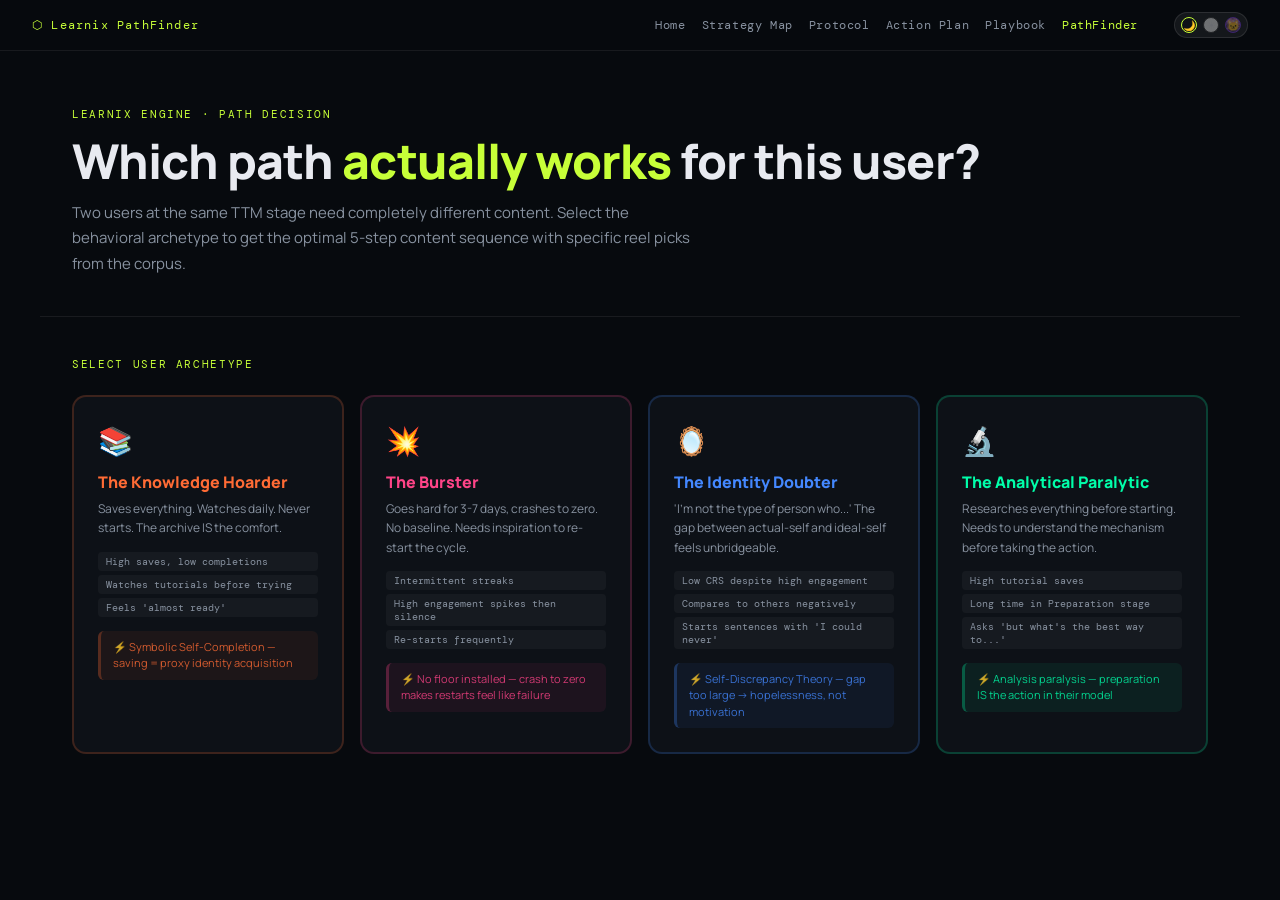
<file: pathfinder.html>
<!DOCTYPE html>
<html lang="en">
<head>
<meta charset="UTF-8">
<meta name="viewport" content="width=device-width,initial-scale=1">
<title>Path Finder — Learnix Strategy Engine</title>
<link rel="preconnect" href="https://fonts.googleapis.com">
<link href="https://fonts.googleapis.com/css2?family=DM+Mono:wght@400;500&family=Manrope:wght@400;600;700;800&display=swap" rel="stylesheet">
<style>
*{margin:0;padding:0;box-sizing:border-box}
:root{
  --bg:#070a0e;--surface:#0d1117;--glass:rgba(255,255,255,0.04);
  --border:rgba(255,255,255,0.07);--green:#c7ff38;--text:#e8eaf0;
  --muted:#8892a0;--mono:'DM Mono',monospace;--sans:'Manrope',sans-serif;
}
body{background:var(--bg);color:var(--text);font-family:var(--sans);min-height:100vh}

nav{
  position:sticky;top:0;z-index:100;
  background:rgba(7,10,14,0.95);backdrop-filter:blur(20px);
  border-bottom:1px solid var(--border);
  padding:12px 32px;display:flex;align-items:center;gap:24px;
}
.nav-logo{font-family:var(--mono);font-size:12px;color:var(--green);letter-spacing:0.1em}
.nav-links{display:flex;gap:16px;margin-left:auto}
.nav-links a{color:var(--muted);text-decoration:none;font-size:12px;font-family:var(--mono);letter-spacing:0.05em;transition:color 0.2s}
.nav-links a:hover,.nav-links a.active{color:var(--green)}

.hero{padding:56px 32px 40px;max-width:1200px;margin:0 auto;border-bottom:1px solid var(--border)}
.hero-tag{font-family:var(--mono);font-size:11px;color:var(--green);letter-spacing:0.15em;text-transform:uppercase;margin-bottom:14px}
.hero h1{font-size:clamp(28px,4vw,48px);font-weight:800;line-height:1.1;letter-spacing:-0.02em;margin-bottom:12px}
.hero h1 span{color:var(--green)}
.hero-sub{font-size:15px;color:var(--muted);max-width:620px;line-height:1.7}

/* QUIZ */
.quiz-section{max-width:1200px;margin:0 auto;padding:40px 32px 0}
.quiz-label{font-family:var(--mono);font-size:11px;color:var(--green);letter-spacing:0.15em;text-transform:uppercase;margin-bottom:24px}
.quiz-grid{display:grid;grid-template-columns:repeat(auto-fill,minmax(260px,1fr));gap:16px;margin-bottom:40px}
.archetype-card{
  background:var(--surface);border:2px solid var(--border);
  border-radius:14px;padding:24px;cursor:pointer;
  transition:border-color 0.25s,background 0.25s,transform 0.15s;
  user-select:none;
}
.archetype-card:hover{transform:translateY(-2px)}
.archetype-card.selected{background:var(--glass)}
.arch-emoji{font-size:28px;margin-bottom:12px}
.arch-name{font-size:16px;font-weight:800;margin-bottom:6px}
.arch-desc{font-size:12px;color:var(--muted);line-height:1.6;margin-bottom:14px}
.arch-signals{display:flex;flex-direction:column;gap:4px}
.signal-tag{
  font-family:var(--mono);font-size:10px;color:var(--muted);
  background:rgba(255,255,255,0.04);padding:3px 8px;border-radius:4px;
}
.arch-trap{
  margin-top:14px;font-size:11px;line-height:1.5;
  padding:8px 12px;border-radius:6px;border-left:3px solid;
}

/* PATH DISPLAY */
#path-output{max-width:1200px;margin:0 auto;padding:0 32px 64px;display:none}
.path-header{
  background:var(--surface);border-radius:14px;border:1px solid var(--border);
  padding:28px;margin-bottom:28px;
  display:flex;align-items:center;gap:20px;
}
.path-header-emoji{font-size:40px}
.path-header-meta h2{font-size:22px;font-weight:800;margin-bottom:6px}
.path-header-meta p{font-size:13px;color:var(--muted);line-height:1.6;max-width:600px}
.trap-badge{
  display:inline-block;
  font-family:var(--mono);font-size:10px;letter-spacing:0.08em;
  padding:4px 12px;border-radius:20px;border:1px solid;
  margin-top:10px;
}

/* STEPS */
.steps-label{font-family:var(--mono);font-size:11px;color:var(--green);letter-spacing:0.15em;text-transform:uppercase;margin-bottom:20px}
.steps-container{position:relative}
.steps-container::before{
  content:'';position:absolute;left:23px;top:28px;bottom:28px;width:2px;
  background:linear-gradient(to bottom,rgba(255,255,255,0.1),rgba(255,255,255,0.03));
}
.step{
  display:flex;gap:20px;margin-bottom:16px;position:relative;
}
.step-num{
  width:48px;height:48px;border-radius:50%;
  display:flex;align-items:center;justify-content:center;
  font-family:var(--mono);font-size:14px;font-weight:700;
  flex-shrink:0;position:relative;z-index:1;
  border:2px solid;
}
.step-body{
  flex:1;background:var(--surface);border:1px solid var(--border);
  border-radius:12px;padding:20px;
  transition:border-color 0.2s;
}
.step-body:hover{border-color:rgba(255,255,255,0.15)}
.step-cluster-badge{
  font-family:var(--mono);font-size:10px;font-weight:700;letter-spacing:0.1em;
  padding:3px 10px;border-radius:4px;border:1px solid;
  display:inline-block;margin-bottom:10px;
}
.step-label{font-size:15px;font-weight:800;margin-bottom:8px}
.step-why{font-size:13px;color:var(--muted);line-height:1.7;margin-bottom:12px}
.step-action{
  font-size:12px;padding:10px 14px;border-radius:8px;
  background:rgba(199,255,56,0.06);border:1px solid rgba(199,255,56,0.15);
  color:#bbd;line-height:1.6;
}
.step-action::before{content:"→ ";color:var(--green);font-family:var(--mono)}
.step-reel{
  margin-top:12px;
  background:rgba(255,255,255,0.03);border:1px solid var(--border);
  border-radius:8px;padding:12px 14px;
  display:flex;align-items:flex-start;gap:10px;
}
.reel-ig{
  font-family:var(--mono);font-size:10px;
  color:var(--green);flex-shrink:0;
  background:rgba(199,255,56,0.08);
  padding:3px 8px;border-radius:4px;
  border:1px solid rgba(199,255,56,0.2);
}
.reel-why{font-size:11px;color:var(--muted);line-height:1.6}

/* AVOID BLOCK */
.avoid-section{
  margin-top:28px;
  background:rgba(255,68,68,0.05);border:1px solid rgba(255,68,68,0.15);
  border-radius:12px;padding:20px;
}
.avoid-label{font-family:var(--mono);font-size:11px;color:#ff4444;letter-spacing:0.1em;text-transform:uppercase;margin-bottom:12px}
.avoid-clusters{display:flex;flex-wrap:wrap;gap:8px;margin-bottom:12px}
.avoid-cluster{
  font-family:var(--mono);font-size:11px;
  padding:3px 10px;border-radius:4px;
  background:rgba(255,68,68,0.08);border:1px solid rgba(255,68,68,0.2);
  color:#ff8888;text-decoration:line-through;opacity:0.7;
}
.avoid-reason{font-size:12px;color:#cc8888;line-height:1.6}

/* UPGRADE SIGNALS */
.upgrade-section{
  margin-top:20px;
  background:rgba(199,255,56,0.04);border:1px solid rgba(199,255,56,0.12);
  border-radius:12px;padding:20px;
}
.upgrade-label{font-family:var(--mono);font-size:11px;color:var(--green);letter-spacing:0.1em;text-transform:uppercase;margin-bottom:12px}
.upgrade-signals{display:flex;flex-direction:column;gap:6px}
.upgrade-sig{font-size:12px;color:#c7ff38aa;font-family:var(--mono)}
.upgrade-sig::before{content:"✓ ";color:var(--green)}

/* COMPARE NOTE */
.compare-note{
  max-width:1200px;margin:0 auto;padding:0 32px;
  margin-bottom:40px;
}
.compare-grid{
  display:grid;grid-template-columns:repeat(4,1fr);gap:12px;
}
.compare-col{
  background:var(--surface);border-radius:10px;border:1px solid var(--border);
  padding:16px;
}
.compare-col-head{font-size:12px;font-weight:700;margin-bottom:10px}
.compare-seq{display:flex;flex-direction:column;gap:6px}
.seq-item{
  font-family:var(--mono);font-size:10px;
  padding:4px 8px;border-radius:4px;
  background:rgba(255,255,255,0.04);
  white-space:nowrap;overflow:hidden;text-overflow:ellipsis;
}
</style>
<link rel="stylesheet" href="theme.css">
<script src="theme.js"></script>
</head>
<body>
<nav>
  <span class="nav-logo">⬡ Learnix PathFinder</span>
  <div class="nav-links">
    <a href="index.html">Home</a>
    <a href="grouped_reels.html">Strategy Map</a>
    <a href="protocol.html">Protocol</a>
    <a href="action_plan.html">Action Plan</a>
    <a href="strategy.html">Playbook</a>
    <a href="pathfinder.html" class="active">PathFinder</a>
  </div>
</nav>

<div class="hero">
  <div class="hero-tag">Learnix Engine · Path Decision</div>
  <h1>Which path <span>actually works</span> for this user?</h1>
  <p class="hero-sub">Two users at the same TTM stage need completely different content. Select the behavioral archetype to get the optimal 5-step content sequence with specific reel picks from the corpus.</p>
</div>

<div class="quiz-section">
  <div class="quiz-label">Select User Archetype</div>
  <div class="quiz-grid" id="archetype-grid">
    <div class="archetype-card" data-id="hoarder" onclick="selectArchetype('hoarder')"
         style="border-color:#ff6b3533" onmouseenter="this.style.borderColor='#ff6b35'" onmouseleave="this.style.borderColor=this.classList.contains('selected')?'#ff6b35':'#ff6b3533'">
      <div class="arch-emoji">📚</div>
      <div class="arch-name" style="color:#ff6b35">The Knowledge Hoarder</div>
      <div class="arch-desc">Saves everything. Watches daily. Never starts. The archive IS the comfort.</div>
      <div class="arch-signals"><span class="signal-tag">High saves, low completions</span><span class="signal-tag">Watches tutorials before trying</span><span class="signal-tag">Feels 'almost ready'</span></div>
      <div class="arch-trap" style="background:#ff6b3511;border-color:#ff6b3544;color:#ff6b35cc">
        ⚡ Symbolic Self-Completion — saving = proxy identity acquisition
      </div>
    </div>
    <div class="archetype-card" data-id="burster" onclick="selectArchetype('burster')"
         style="border-color:#ff448833" onmouseenter="this.style.borderColor='#ff4488'" onmouseleave="this.style.borderColor=this.classList.contains('selected')?'#ff4488':'#ff448833'">
      <div class="arch-emoji">💥</div>
      <div class="arch-name" style="color:#ff4488">The Burster</div>
      <div class="arch-desc">Goes hard for 3-7 days, crashes to zero. No baseline. Needs inspiration to re-start the cycle.</div>
      <div class="arch-signals"><span class="signal-tag">Intermittent streaks</span><span class="signal-tag">High engagement spikes then silence</span><span class="signal-tag">Re-starts frequently</span></div>
      <div class="arch-trap" style="background:#ff448811;border-color:#ff448844;color:#ff4488cc">
        ⚡ No floor installed — crash to zero makes restarts feel like failure
      </div>
    </div>
    <div class="archetype-card" data-id="doubter" onclick="selectArchetype('doubter')"
         style="border-color:#4488ff33" onmouseenter="this.style.borderColor='#4488ff'" onmouseleave="this.style.borderColor=this.classList.contains('selected')?'#4488ff':'#4488ff33'">
      <div class="arch-emoji">🪞</div>
      <div class="arch-name" style="color:#4488ff">The Identity Doubter</div>
      <div class="arch-desc">'I'm not the type of person who...' The gap between actual-self and ideal-self feels unbridgeable.</div>
      <div class="arch-signals"><span class="signal-tag">Low CRS despite high engagement</span><span class="signal-tag">Compares to others negatively</span><span class="signal-tag">Starts sentences with 'I could never'</span></div>
      <div class="arch-trap" style="background:#4488ff11;border-color:#4488ff44;color:#4488ffcc">
        ⚡ Self-Discrepancy Theory — gap too large → hopelessness, not motivation
      </div>
    </div>
    <div class="archetype-card" data-id="analyst" onclick="selectArchetype('analyst')"
         style="border-color:#00ffaa33" onmouseenter="this.style.borderColor='#00ffaa'" onmouseleave="this.style.borderColor=this.classList.contains('selected')?'#00ffaa':'#00ffaa33'">
      <div class="arch-emoji">🔬</div>
      <div class="arch-name" style="color:#00ffaa">The Analytical Paralytic</div>
      <div class="arch-desc">Researches everything before starting. Needs to understand the mechanism before taking the action.</div>
      <div class="arch-signals"><span class="signal-tag">High tutorial saves</span><span class="signal-tag">Long time in Preparation stage</span><span class="signal-tag">Asks 'but what's the best way to...'</span></div>
      <div class="arch-trap" style="background:#00ffaa11;border-color:#00ffaa44;color:#00ffaacc">
        ⚡ Analysis paralysis — preparation IS the action in their model
      </div>
    </div>
  </div>
</div>

<div id="path-output">
  <div id="path-content"></div>

  <div class="compare-note" style="margin-top:48px">
    <div style="font-family:var(--mono);font-size:11px;color:var(--muted);letter-spacing:0.15em;text-transform:uppercase;margin-bottom:16px">All 4 Paths at a Glance</div>
    <div class="compare-grid">
      <div class="compare-col" style="border-color:#ff6b3533">
        <div class="compare-col-head" style="color:#ff6b35">📚 The Knowledge Hoarder</div>
        <div class="compare-seq"><div class="seq-item" style="border-left:2px solid #ff4444;color:#ff4444cc">Pattern Interrupt</div><div class="seq-item" style="border-left:2px solid #c7ff38;color:#c7ff38cc">Install the Floor</div><div class="seq-item" style="border-left:2px solid #4488ff;color:#4488ffcc">Reframe the Self</div><div class="seq-item" style="border-left:2px solid #cc44ff;color:#cc44ffcc">Show What Consistency Looks Like</div><div class="seq-item" style="border-left:2px solid #ff9900;color:#ff9900cc">Lock In the Identity</div></div>
      </div>
      <div class="compare-col" style="border-color:#ff448833">
        <div class="compare-col-head" style="color:#ff4488">💥 The Burster</div>
        <div class="compare-seq"><div class="seq-item" style="border-left:2px solid #c7ff38;color:#c7ff38cc">Install the Floor FIRST</div><div class="seq-item" style="border-left:2px solid #cc44ff;color:#cc44ffcc">Show the Boring Middle</div><div class="seq-item" style="border-left:2px solid #ff4444;color:#ff4444cc">Pattern Interrupt on Crash</div><div class="seq-item" style="border-left:2px solid #4488ff;color:#4488ffcc">Reframe Consistency as Identity</div><div class="seq-item" style="border-left:2px solid #ff9900;color:#ff9900cc">The Long Game Proof</div></div>
      </div>
      <div class="compare-col" style="border-color:#4488ff33">
        <div class="compare-col-head" style="color:#4488ff">🪞 The Identity Doubter</div>
        <div class="compare-seq"><div class="seq-item" style="border-left:2px solid #4488ff;color:#4488ffcc">Shrink the Gap</div><div class="seq-item" style="border-left:2px solid #ff8800;color:#ff8800cc">Language for the Feeling</div><div class="seq-item" style="border-left:2px solid #c7ff38;color:#c7ff38cc">One Small IF-THEN</div><div class="seq-item" style="border-left:2px solid #ff9900;color:#ff9900cc">Vicarious Mastery</div><div class="seq-item" style="border-left:2px solid #cc44ff;color:#cc44ffcc">I Am Someone Who Shows Up</div></div>
      </div>
      <div class="compare-col" style="border-color:#00ffaa33">
        <div class="compare-col-head" style="color:#00ffaa">🔬 The Analytical Paralytic</div>
        <div class="compare-seq"><div class="seq-item" style="border-left:2px solid #c7ff38;color:#c7ff38cc">Structured Start (Respect the Brain)</div><div class="seq-item" style="border-left:2px solid #ff4444;color:#ff4444cc">Name the Pattern</div><div class="seq-item" style="border-left:2px solid #cc44ff;color:#cc44ffcc">Show Process Over Optimization</div><div class="seq-item" style="border-left:2px solid #4488ff;color:#4488ffcc">The Doer Identity</div><div class="seq-item" style="border-left:2px solid #ff9900;color:#ff9900cc">Proof the System Works</div></div>
      </div>
    </div>
  </div>
</div>

<script>
const ARCHETYPES = [{"id": "hoarder", "label": "The Knowledge Hoarder", "emoji": "\ud83d\udcda", "color": "#ff6b35", "description": "Saves everything. Watches daily. Never starts. The archive IS the comfort.", "core_trap": "Symbolic Self-Completion \u2014 saving = proxy identity acquisition", "avoid": ["TECHNICAL TUTORIAL", "AI / TECH INSIGHT", "MINDSET / PHILOSOPHY"], "avoid_reason": "More tutorials = more hoarding. More philosophy = more thinking. Both substitute for action.", "upgrade_signals": ["Task completion rate > 50%", "Writes a goal with specificity", "3-day streak"], "path": [{"cluster": "SHAME / FEAR HOOK", "label": "Pattern Interrupt", "why": "Break the 'I'm learning = I'm growing' loop. One shame hit naming the exact behavior.", "action": "After: do NOT let them save anything for 48h. Force a task first.", "reel_id": "DZ0m9cKjGjX", "reel_why": "Lemuel: 'You've been infected your entire life' \u2014 names the invisible trap", "cluster_color": "#ff4444"}, {"cluster": "IF-THEN PLANS", "label": "Install the Floor", "why": "Immediately replace the broken loop with a structural one. Lemuel's floor video is perfect \u2014 it names the cycle they're stuck in.", "action": "Prompt: 'Write your floor. What's the minimum that happens regardless?'", "reel_id": "DZs4sd5jFMy", "reel_why": "Lemuel: 'Install the floor' \u2014 the single best implementation intention framework", "cluster_color": "#c7ff38"}, {"cluster": "IDENTITY SHIFT", "label": "Reframe the Self", "why": "They've been watching discipline content as a spectator. Shift identity: 'you're someone who executes, not someone who studies execution.'", "action": "After 3 completions, serve this. Not before.", "reel_id": "DZV4oBYtiOj", "reel_why": "Flint: 'Every time you hesitate, your brain records it' \u2014 names the mechanism", "cluster_color": "#4488ff"}, {"cluster": "PROCESS / DISCIPLINE", "label": "Show What Consistency Looks Like", "why": "Most hoarders have never actually seen what boring consistency looks like \u2014 they only see peak moments. MattD's tracking videos show the mundane truth.", "action": "CRS should be 60+ before serving this. Monitor streak.", "reel_id": "mattdavella_DIbW5_uxWrg", "reel_why": "Matt: tracked every minute for 30 days \u2014 shows what consistency actually looks like", "cluster_color": "#cc44ff"}, {"cluster": "ACHIEVEMENT PROOF", "label": "Lock In the Identity", "why": "They've proven the floor holds. Now show them someone who did the long game \u2014 vicarious mastery seals the identity shift.", "action": "Serve at 30-day milestone. Invite them to share their own proof.", "reel_id": "mattdavella_DId7GjbRzN3", "reel_why": "Matt: 30-day mobility \u2014 vicarious mastery, zero intimidation", "cluster_color": "#ff9900"}]}, {"id": "burster", "label": "The Burster", "emoji": "\ud83d\udca5", "color": "#ff4488", "description": "Goes hard for 3-7 days, crashes to zero. No baseline. Needs inspiration to re-start the cycle.", "core_trap": "No floor installed \u2014 crash to zero makes restarts feel like failure", "avoid": ["MINDSET / PHILOSOPHY", "AI / TECH INSIGHT"], "avoid_reason": "Philosophy during a burster cycle adds inspiration that accelerates the peak \u2014 making the crash worse. They don't need more fuel, they need a floor.", "upgrade_signals": ["14-day streak (first time)", "No crash after a hard day", "Floor holds on bad day"], "path": [{"cluster": "IF-THEN PLANS", "label": "Install the Floor FIRST", "why": "Before anything else: install the minimum. Lemuel's floor video is the only thing that directly addresses the burster pattern. 10 minutes non-negotiable.", "action": "This is step 1, not step 3. Floor before inspiration.", "reel_id": "DZs4sd5jFMy", "reel_why": "Lemuel: 'Install the floor' \u2014 the single best implementation intention framework", "cluster_color": "#c7ff38"}, {"cluster": "PROCESS / DISCIPLINE", "label": "Show the Boring Middle", "why": "Bursters are addicted to the high of starting. Show them what the plateau looks and feels like \u2014 normalize the unglamorous middle.", "action": "Serve 3x/week during active streak. Counteracts 'starting high' dopamine.", "reel_id": "mattdavella_DIbW5_uxWrg", "reel_why": "Matt: tracked every minute for 30 days \u2014 shows what consistency actually looks like", "cluster_color": "#cc44ff"}, {"cluster": "SHAME / FEAR HOOK", "label": "Pattern Interrupt on Crash", "why": "When the crash happens (it will), serve one shame hit that names the cycle \u2014 not to punish, to create awareness of the pattern.", "action": "Only serve ON CRASH. Never pre-emptively. Goggins, not Lemuel.", "reel_id": "davidgoggins_DQkYI-hExY0", "reel_why": "Goggins: speaks directly to the person who knows but doesn't move", "cluster_color": "#ff4444"}, {"cluster": "IDENTITY SHIFT", "label": "Reframe Consistency as Identity", "why": "The burster's identity is 'I'm someone who goes hard.' Shift it to 'I'm someone who shows up.' Flint's content does this perfectly.", "action": "After first 14-day streak. The identity must be EARNED, not gifted.", "reel_id": "theflintmind_DaC2NPENjvC", "reel_why": "Flint: 'The version coming back isn't the old you' \u2014 future self framing", "cluster_color": "#4488ff"}, {"cluster": "ACHIEVEMENT PROOF", "label": "The Long Game Proof", "why": "Show them someone who sustained it \u2014 not a 7-day challenge, a 100-day or year-long arc. Proof that the floor compounds.", "action": "Serve at 30+ day milestone. Celebrate the streak, not the peak.", "reel_id": "mattdavella_DId7GjbRzN3", "reel_why": "Matt: 30-day mobility \u2014 vicarious mastery, zero intimidation", "cluster_color": "#ff9900"}]}, {"id": "doubter", "label": "The Identity Doubter", "emoji": "\ud83e\ude9e", "color": "#4488ff", "description": "'I'm not the type of person who...' The gap between actual-self and ideal-self feels unbridgeable.", "core_trap": "Self-Discrepancy Theory \u2014 gap too large \u2192 hopelessness, not motivation", "avoid": ["SHAME / FEAR HOOK", "TECHNICAL TUTORIAL"], "avoid_reason": "Shame confirms what they already believe about themselves (that they're failing). Tutorials signal 'you need to learn more before you're ready' \u2014 exactly their current stuck belief.", "upgrade_signals": ["Writes first goal with a date", "Says 'I'm trying to be someone who...'", "First task completion"], "path": [{"cluster": "IDENTITY SHIFT", "label": "Shrink the Gap", "why": "Don't challenge their self-image with shame \u2014 it confirms the gap. Instead: show them a version 1-2 steps ahead, not 10. Flint's 'reunion not reinvention' is perfect.", "action": "Serve 3x/week. Never pair with shame content. Identity before action.", "reel_id": "theflintmind_DaC2NPENjvC", "reel_why": "Flint: 'The version coming back isn't the old you' \u2014 future self framing", "cluster_color": "#4488ff"}, {"cluster": "MINDSET / PHILOSOPHY", "label": "Language for the Feeling", "why": "Doubters carry unnamed feelings (ambition-paralysis, pre-nostalgia for a future not lived). Give them the language. The DZ5sIrlNs2k reel does this precisely.", "action": "After 2 weeks of identity content. Gives context to what they've been feeling.", "reel_id": "DZ5sIrlNs2k", "reel_why": "Names the ambition-paralysis feeling \u2014 gives language for the gap", "cluster_color": "#ff8800"}, {"cluster": "IF-THEN PLANS", "label": "One Small IF-THEN", "why": "Not 'transform your life.' Just one: 'If it's 8pm and I'm on the couch, I will do 10 min of X.' Tiny = believable. Believable = starts.", "action": "Prompt: 'One thing. What's the smallest version of this that would still count?'", "reel_id": "mattdavella_DIOgnPRTNYg", "reel_why": "Matt D'Avella: 5-min rule \u2014 lowest-friction IF-THEN entry", "cluster_color": "#c7ff38"}, {"cluster": "ACHIEVEMENT PROOF", "label": "Vicarious Mastery", "why": "Bandura: seeing someone like you succeed is the second strongest predictor of self-efficacy. Not Goggins (too different). Matt D'Avella (ordinary guy, extraordinary consistency).", "action": "Match the achievement story to their domain. Don't overshoot.", "reel_id": "mattdavella_DId7GjbRzN3", "reel_why": "Matt: 30-day mobility \u2014 vicarious mastery, zero intimidation", "cluster_color": "#ff9900"}, {"cluster": "PROCESS / DISCIPLINE", "label": "I Am Someone Who Shows Up", "why": "By now they've proven it. Process/discipline content cements the identity: 'I'm not special, I just show up.' That IS the identity they were seeking.", "action": "After first 30-day milestone. This is the reward, not the starting point.", "reel_id": "mattdavella_DIbW5_uxWrg", "reel_why": "Matt: tracked every minute for 30 days \u2014 shows what consistency actually looks like", "cluster_color": "#cc44ff"}]}, {"id": "analyst", "label": "The Analytical Paralytic", "emoji": "\ud83d\udd2c", "color": "#00ffaa", "description": "Researches everything before starting. Needs to understand the mechanism before taking the action.", "core_trap": "Analysis paralysis \u2014 preparation IS the action in their model", "avoid": ["TECHNICAL TUTORIAL", "AI / TECH INSIGHT", "MINDSET / PHILOSOPHY"], "avoid_reason": "More tutorials = more analysis. AI insights feed the 'I need to know more first' loop. Philosophy is low-signal for analysts \u2014 they want mechanisms, not wisdom.", "upgrade_signals": ["Acts without finishing the tutorial", "Ships something imperfect", "7-day streak without researching first"], "path": [{"cluster": "IF-THEN PLANS", "label": "Structured Start (Respect the Brain)", "why": "Don't fight the analytical brain \u2014 use it. Huberman's concern/influence split gives them a framework. James Clear's system gives them architecture. One round, then CUT OFF.", "action": "Cap at 2 IF-THEN videos total. After that, block tutorials for 14 days.", "reel_id": "hubermanlab_DZnF-SLMjk2", "reel_why": "Huberman: concern vs influence split \u2014 maps actionable vs non-actionable", "cluster_color": "#c7ff38"}, {"cluster": "SHAME / FEAR HOOK", "label": "Name the Pattern", "why": "After the structured start, one shame hit: 'You know what you need to do. Research isn't the blocker.' Lemuel's infection video is surgical for this.", "action": "Serve exactly once, after the IF-THEN plan is written but not acted on.", "reel_id": "DZ0m9cKjGjX", "reel_why": "Lemuel: 'You've been infected your entire life' \u2014 names the invisible trap", "cluster_color": "#ff4444"}, {"cluster": "PROCESS / DISCIPLINE", "label": "Show Process Over Optimization", "why": "Analysts seek the optimal path. Process content reframes: there is no optimal path, there's only the one you actually walk. MattD's tracking videos work \u2014 they love data.", "action": "Replace tutorials with this. Same data-love, forces action over analysis.", "reel_id": "mattdavella_DIbW5_uxWrg", "reel_why": "Matt: tracked every minute for 30 days \u2014 shows what consistency actually looks like", "cluster_color": "#cc44ff"}, {"cluster": "IDENTITY SHIFT", "label": "The Doer Identity", "why": "Analysts see themselves as thinkers. The shift: 'Thinkers who act are rare. That's who you're becoming.' Flint's hesitation \u2192 identity loop.", "action": "Serve at 10-day task streak. They've earned the identity reframe.", "reel_id": "DZV4oBYtiOj", "reel_why": "Flint: 'Every time you hesitate, your brain records it' \u2014 names the mechanism", "cluster_color": "#4488ff"}, {"cluster": "ACHIEVEMENT PROOF", "label": "Proof the System Works", "why": "Analysts need proof. Give them data: someone who used a simple system (not perfect) and got results. MattD's 30-day experiments are ideal \u2014 documented, measurable.", "action": "Serve after 30 days. Use as CRS upgrade trigger.", "reel_id": "mattdavella_DId7GjbRzN3", "reel_why": "Matt: 30-day mobility \u2014 vicarious mastery, zero intimidation", "cluster_color": "#ff9900"}]}];

const CLUSTER_COLORS = {"MINDSET / PHILOSOPHY": "#ff8800", "IF-THEN PLANS": "#c7ff38", "PROCESS / DISCIPLINE": "#cc44ff", "SHAME / FEAR HOOK": "#ff4444", "TECHNICAL TUTORIAL": "#00d4ff", "AI / TECH INSIGHT": "#00ffaa", "IDENTITY SHIFT": "#4488ff", "ACHIEVEMENT PROOF": "#ff9900"};

let selected = null;

function selectArchetype(id) {
  selected = id;
  document.querySelectorAll('.archetype-card').forEach(c => {
    const isMe = c.dataset.id === id;
    c.classList.toggle('selected', isMe);
    const arch = ARCHETYPES.find(a => a.id === c.dataset.id);
    c.style.borderColor = isMe ? arch.color : arch.color + '33';
    c.style.background = isMe ? arch.color + '11' : '';
  });
  renderPath(id);
}

function renderPath(id) {
  const arch = ARCHETYPES.find(a => a.id === id);
  if (!arch) return;
  const c = arch.color;

  let html = `
    <div class="path-header" style="border-color:${c}44;background:${c}08">
      <div class="path-header-emoji">${arch.emoji}</div>
      <div class="path-header-meta">
        <h2 style="color:${c}">${arch.label}</h2>
        <p>${arch.description}</p>
        <span class="trap-badge" style="color:${c};border-color:${c}44;background:${c}11">⚡ ${arch.core_trap}</span>
      </div>
    </div>

    <div class="steps-label">Optimal Content Path (5 Steps)</div>
    <div class="steps-container">
  `;

  arch.path.forEach((step, i) => {
    const cc = step.cluster_color;
    const igId = step.reel_id || '';
    const shortCode = igId.includes('_') ? igId.split('_').slice(-1)[0] : igId;
    const igUrl = `https://www.instagram.com/p/${shortCode}/`;

    html += `
      <div class="step">
        <div class="step-num" style="background:${cc}18;border-color:${cc};color:${cc}">${i+1}</div>
        <div class="step-body">
          <span class="step-cluster-badge" style="color:${cc};border-color:${cc}44;background:${cc}11">${step.cluster}</span>
          <div class="step-label">${step.label}</div>
          <div class="step-why">${step.why}</div>
          <div class="step-action">${step.action}</div>
          ${step.reel_id ? `
          <div class="step-reel">
            <span class="reel-ig">▶ REEL</span>
            <div>
              <div style="font-family:var(--mono);font-size:10px;color:var(--green);margin-bottom:4px">
                <a href="${igUrl}" target="_blank" style="color:var(--green);text-decoration:none">${igId}</a>
              </div>
              <div class="reel-why">${step.reel_why || ''}</div>
            </div>
          </div>` : ''}
        </div>
      </div>
    `;
  });

  html += `</div>`;

  // Avoid block
  html += `
    <div class="avoid-section">
      <div class="avoid-label">✗ Do Not Serve</div>
      <div class="avoid-clusters">
        ${arch.avoid.map(cl => `<span class="avoid-cluster">${cl}</span>`).join('')}
      </div>
      <div class="avoid-reason">${arch.avoid_reason}</div>
    </div>
  `;

  // Upgrade signals
  html += `
    <div class="upgrade-section">
      <div class="upgrade-label">Upgrade Signals — When to Advance the Path</div>
      <div class="upgrade-signals">
        ${arch.upgrade_signals.map(s => `<div class="upgrade-sig">${s}</div>`).join('')}
      </div>
    </div>
  `;

  document.getElementById('path-content').innerHTML = html;
  document.getElementById('path-output').style.display = 'block';
  document.getElementById('path-output').scrollIntoView({behavior:'smooth',block:'start'});
}
</script>
</body>
</html>
</file>
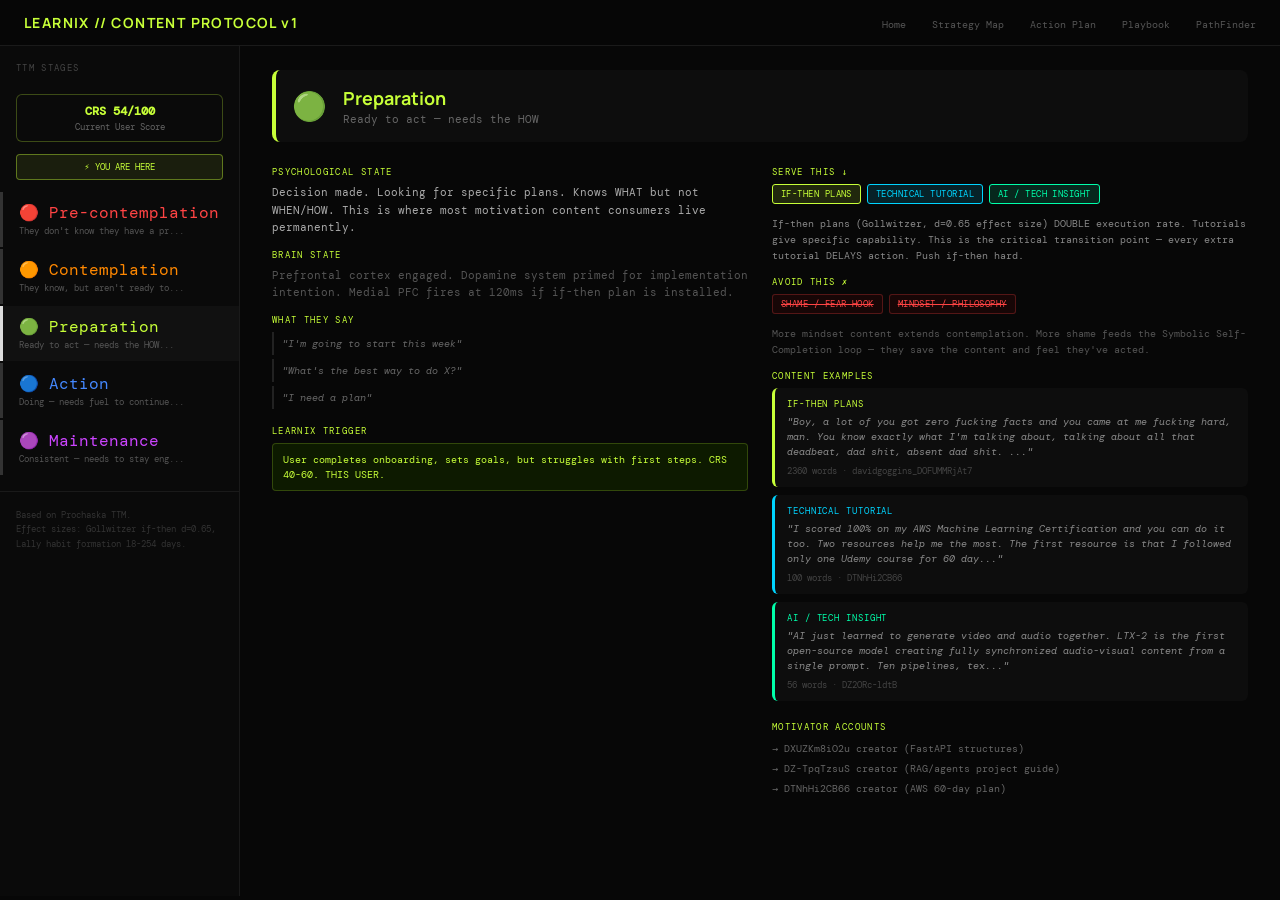
<file: protocol.html>
<!DOCTYPE html>
<html>
<head>
<meta charset="utf-8">
<title>Learnix Content Protocol</title>
<link href="https://fonts.googleapis.com/css2?family=DM+Mono:wght@400;500&family=Manrope:wght@600;700&display=swap" rel="stylesheet">
<style>
* { box-sizing:border-box; margin:0; padding:0; }
body { background:#070707; color:#ddd; font-family:'DM Mono',monospace; min-height:100vh; }

#top-bar {
  background:rgba(7,7,7,0.97); border-bottom:1px solid #1a1a1a;
  padding:12px 24px; display:flex; justify-content:space-between; align-items:center;
  position:sticky; top:0; z-index:100;
}
#top-bar h1 { color:#c7ff38; font-size:14px; letter-spacing:0.1em; font-family:'Manrope',sans-serif; }
.nav-links a { color:#555; font-size:10px; text-decoration:none; margin-left:16px; }
.nav-links a:hover { color:#c7ff38; }

#layout { display:flex; height:calc(100vh - 50px); }

#sidebar {
  width:240px; flex-shrink:0; border-right:1px solid #1a1a1a;
  background:#0a0a0a; padding:16px 0; overflow-y:auto;
}
.sidebar-label {
  font-size:9px; color:#444; letter-spacing:0.15em; padding:0 16px 8px;
  text-transform:uppercase;
}

.stage-tab {
  padding:10px 16px; cursor:pointer; border-left:3px solid #1a1a1a;
  transition:all 0.15s; margin-bottom:2px;
}
.stage-tab:hover { background:#111; }
.stage-tab.active { background:#111; border-left-color:inherit!important; }
.tab-sub { font-size:9px; color:#555; margin-top:2px; }

#content { flex:1; overflow-y:auto; padding:24px 32px; }

.panel-header {
  display:flex; align-items:center; gap:16px; margin-bottom:24px;
  padding:16px; background:#0d0d0d; border-radius:8px;
}
.stage-icon { font-size:28px; }
.stage-name { font-size:18px; font-family:'Manrope',sans-serif; font-weight:700; }
.stage-sub { font-size:11px; color:#666; margin-top:2px; }

.two-col { display:grid; grid-template-columns:1fr 1fr; gap:24px; }
.col-left, .col-right { display:flex; flex-direction:column; }

.section-label {
  font-size:9px; color:#c7ff38; letter-spacing:0.15em; text-transform:uppercase;
  margin-bottom:6px;
}
.state-text { font-size:11px; color:#aaa; line-height:1.6; }
.muted { color:#555!important; }
.why-text { font-size:10px; color:#888; line-height:1.6; margin-top:6px; }

.tag-row { display:flex; flex-wrap:wrap; gap:6px; margin-bottom:6px; }
.tag {
  font-size:9px; padding:3px 8px; border-radius:3px;
  letter-spacing:0.05em;
}

.reel-card {
  background:#0d0d0d; border-radius:6px; padding:10px 12px;
  margin-bottom:8px;
}
.reel-cluster { font-size:9px; letter-spacing:0.1em; margin-bottom:4px; }
.reel-text { font-size:10px; color:#888; line-height:1.5; font-style:italic; }
.reel-meta { font-size:9px; color:#444; margin-top:6px; }

.quote {
  font-size:10px; color:#666; font-style:italic; line-height:1.5;
  padding:4px 0; border-left:2px solid #222; padding-left:8px; margin-bottom:4px;
}

.trigger-box {
  background:#0d1a00; border:1px solid #c7ff3833; border-radius:4px;
  padding:8px 10px; font-size:10px; color:#c7ff38; line-height:1.5;
}

.account {
  font-size:10px; color:#666; padding:2px 0; line-height:1.6;
}

#crs-indicator {
  background:#0a0a0a; border:1px solid #c7ff3844; border-radius:6px;
  padding:8px 14px; font-size:10px; text-align:center;
  margin:12px 16px;
}

#you-are-here {
  background:#c7ff3815; border:1px solid #c7ff3866; border-radius:4px;
  padding:6px 10px; font-size:9px; color:#c7ff38; text-align:center;
  margin:0 16px 12px;
}
</style>
<link rel="stylesheet" href="theme.css">
<script src="theme.js"></script>
</head>
<body>

<div id="top-bar">
  <h1>LEARNIX // CONTENT PROTOCOL v1</h1>
  <div class="nav-links">
    <a href="index.html">Home</a>
    <a href="grouped_reels.html">Strategy Map</a>
    <a href="action_plan.html">Action Plan</a>
    <a href="strategy.html">Playbook</a>
    <a href="pathfinder.html">PathFinder</a>
  </div>
</div>

<div id="layout">
  <div id="sidebar">
    <div class="sidebar-label">TTM STAGES</div>

    <div id="crs-indicator">
      <div style="color:#c7ff38;font-size:12px;font-weight:bold">CRS 54/100</div>
      <div style="color:#666;font-size:9px;margin-top:2px">Current User Score</div>
    </div>

    <div id="you-are-here">⚡ YOU ARE HERE</div>

    
        <div class="stage-tab " onclick="showStage('precontemplation')" id="tab-precontemplation"
             style="border-left:3px solid #333">
          <span style="color:#ff4444">🔴 Pre-contemplation</span>
          <div class="tab-sub">They don't know they have a pr...</div>
        </div>
        <div class="stage-tab " onclick="showStage('contemplation')" id="tab-contemplation"
             style="border-left:3px solid #333">
          <span style="color:#ff8800">🟠 Contemplation</span>
          <div class="tab-sub">They know, but aren't ready to...</div>
        </div>
        <div class="stage-tab active" onclick="showStage('preparation')" id="tab-preparation"
             style="border-left:3px solid #c7ff38">
          <span style="color:#c7ff38">🟢 Preparation</span>
          <div class="tab-sub">Ready to act — needs the HOW...</div>
        </div>
        <div class="stage-tab " onclick="showStage('action')" id="tab-action"
             style="border-left:3px solid #333">
          <span style="color:#4488ff">🔵 Action</span>
          <div class="tab-sub">Doing — needs fuel to continue...</div>
        </div>
        <div class="stage-tab " onclick="showStage('maintenance')" id="tab-maintenance"
             style="border-left:3px solid #333">
          <span style="color:#cc44ff">🟣 Maintenance</span>
          <div class="tab-sub">Consistent — needs to stay eng...</div>
        </div>

    <div style="padding:16px;margin-top:16px;border-top:1px solid #1a1a1a;font-size:9px;color:#333;line-height:1.6">
      Based on Prochaska TTM.<br>
      Effect sizes: Gollwitzer if-then d=0.65,<br>
      Lally habit formation 18-254 days.
    </div>
  </div>

  <div id="content">
    
    <div class="stage-panel" id="panel-precontemplation" style="display:none">
      <div class="panel-header" style="border-left:4px solid #ff4444">
        <div class="stage-icon">🔴</div>
        <div>
          <div class="stage-name" style="color:#ff4444">Pre-contemplation</div>
          <div class="stage-sub">They don't know they have a problem</div>
        </div>
      </div>

      <div class="two-col">
        <div class="col-left">
          <div class="section-label">PSYCHOLOGICAL STATE</div>
          <div class="state-text">No awareness of the need to change. Defensive if challenged. May feel helpless or in denial.</div>

          <div class="section-label" style="margin-top:12px">BRAIN STATE</div>
          <div class="state-text muted">Low cortisol awareness. No identity gap activated yet. Comfortable in current pattern.</div>

          <div class="section-label" style="margin-top:12px">WHAT THEY SAY</div>
          <div class="quote">"I don't really have a problem with this"</div><div class="quote">"I'll deal with it later"</div><div class="quote">"Everyone else has this issue too"</div>

          <div class="section-label" style="margin-top:12px">LEARNIX TRIGGER</div>
          <div class="trigger-box">User skips tasks repeatedly without noting why. Low engagement with any content type.</div>
        </div>

        <div class="col-right">
          <div class="section-label">SERVE THIS ↓</div>
          <div class="tag-row"><span class="tag" style="background:#ff444422;border:1px solid #ff4444;color:#ff4444">SHAME / FEAR HOOK</span></div>
          <div class="why-text">Shame/fear hooks CREATE the awareness gap. They force confrontation with current identity vs desired identity. This is the ONLY content that works here.</div>

          <div class="section-label" style="margin-top:12px">AVOID THIS ✗</div>
          <div class="tag-row"><span class="tag" style="background:#ff000011;border:1px solid #ff444444;color:#ff4444;text-decoration:line-through">IF-THEN PLANS</span> <span class="tag" style="background:#ff000011;border:1px solid #ff444444;color:#ff4444;text-decoration:line-through">PROCESS / DISCIPLINE</span> <span class="tag" style="background:#ff000011;border:1px solid #ff444444;color:#ff4444;text-decoration:line-through">TECHNICAL TUTORIAL</span></div>
          <div class="why-text muted">If-then plans require decision to change. Technical tutorials assume readiness. Both bounce off — user isn't ready to act.</div>

          <div class="section-label" style="margin-top:12px">CONTENT EXAMPLES</div>
          
            <div class="reel-card" style="border-left:3px solid #ff4444">
              <div class="reel-cluster" style="color:#ff4444">SHAME / FEAR HOOK</div>
              <div class="reel-text">"There's a lot of you right here who despise me, who never met me, never talked to me,
really don't know a shit about me, but yet you despise me.
Let me be honest with you.
I went o..."</div>
              <div class="reel-meta">160 words · davidgoggins_DQkYI-hExY0</div>
            </div>

          <div class="section-label" style="margin-top:12px">MOTIVATOR ACCOUNTS</div>
          <div class="account">→ theflintmind (Pavlov, conditioning content)</div>
        </div>
      </div>
    </div>
    <div class="stage-panel" id="panel-contemplation" style="display:none">
      <div class="panel-header" style="border-left:4px solid #ff8800">
        <div class="stage-icon">🟠</div>
        <div>
          <div class="stage-name" style="color:#ff8800">Contemplation</div>
          <div class="stage-sub">They know, but aren't ready to commit</div>
        </div>
      </div>

      <div class="two-col">
        <div class="col-left">
          <div class="section-label">PSYCHOLOGICAL STATE</div>
          <div class="state-text">Aware of the problem. Weighing pros/cons of change. Stuck in analysis paralysis. Saves motivation content without acting.</div>

          <div class="section-label" style="margin-top:12px">BRAIN STATE</div>
          <div class="state-text muted">Identity gap activated. Dopamine anticipation loop running. Shame hooks created initial awareness but moral licensing is resetting it.</div>

          <div class="section-label" style="margin-top:12px">WHAT THEY SAY</div>
          <div class="quote">"I know I should do this but..."</div><div class="quote">"I'll start next Monday"</div><div class="quote">"I need to learn more first"</div>

          <div class="section-label" style="margin-top:12px">LEARNIX TRIGGER</div>
          <div class="trigger-box">User sets goals but misses them consistently. High content engagement, low task completion.</div>
        </div>

        <div class="col-right">
          <div class="section-label">SERVE THIS ↓</div>
          <div class="tag-row"><span class="tag" style="background:#ff880022;border:1px solid #ff8800;color:#ff8800">MINDSET / PHILOSOPHY</span> <span class="tag" style="background:#4488ff22;border:1px solid #4488ff;color:#4488ff">IDENTITY SHIFT</span> <span class="tag" style="background:#ff444422;border:1px solid #ff4444;color:#ff4444">SHAME / FEAR HOOK</span></div>
          <div class="why-text">Identity shift content rewires self-concept BEFORE behavior change — Gollwitzer shows this doubles action follow-through. Mindset content builds the 'why' that survives the resistance phase.</div>

          <div class="section-label" style="margin-top:12px">AVOID THIS ✗</div>
          <div class="tag-row"><span class="tag" style="background:#ff000011;border:1px solid #ff444444;color:#ff4444;text-decoration:line-through">TECHNICAL TUTORIAL</span> <span class="tag" style="background:#ff000011;border:1px solid #ff444444;color:#ff4444;text-decoration:line-through">IF-THEN PLANS</span></div>
          <div class="why-text muted">Technical tutorials require commitment they haven't made. If-then plans feel overwhelming without identity shift first.</div>

          <div class="section-label" style="margin-top:12px">CONTENT EXAMPLES</div>
          
            <div class="reel-card" style="border-left:3px solid #ff8800">
              <div class="reel-cluster" style="color:#ff8800">MINDSET / PHILOSOPHY</div>
              <div class="reel-text">"All right, so people are always gonna pull up workouts.
So right now I'm on my fifth set.
What I do is I do rear delts, really lightweight,
to kind of pre-fatigue the back.
So I do..."</div>
              <div class="reel-meta">113 words · davidgoggins_DN3h0304juE</div>
            </div>
            <div class="reel-card" style="border-left:3px solid #4488ff">
              <div class="reel-cluster" style="color:#4488ff">IDENTITY SHIFT</div>
              <div class="reel-text">"Every time you hesitate on the life you know you want, your brain records it.
That's the scary part.
Your nervous system is always listening to your behavior.
So when you constantl..."</div>
              <div class="reel-meta">126 words · DZV4oBYtiOj</div>
            </div>
            <div class="reel-card" style="border-left:3px solid #ff4444">
              <div class="reel-cluster" style="color:#ff4444">SHAME / FEAR HOOK</div>
              <div class="reel-text">"There's a lot of you right here who despise me, who never met me, never talked to me,
really don't know a shit about me, but yet you despise me.
Let me be honest with you.
I went o..."</div>
              <div class="reel-meta">160 words · davidgoggins_DQkYI-hExY0</div>
            </div>

          <div class="section-label" style="margin-top:12px">MOTIVATOR ACCOUNTS</div>
          <div class="account">→ theflintmind (identity erosion/rebuild)</div><div class="account">→ @DZ5sIrlNs2k creator (ambitious feeling)</div>
        </div>
      </div>
    </div>
    <div class="stage-panel" id="panel-preparation" style="display:none">
      <div class="panel-header" style="border-left:4px solid #c7ff38">
        <div class="stage-icon">🟢</div>
        <div>
          <div class="stage-name" style="color:#c7ff38">Preparation</div>
          <div class="stage-sub">Ready to act — needs the HOW</div>
        </div>
      </div>

      <div class="two-col">
        <div class="col-left">
          <div class="section-label">PSYCHOLOGICAL STATE</div>
          <div class="state-text">Decision made. Looking for specific plans. Knows WHAT but not WHEN/HOW. This is where most motivation content consumers live permanently.</div>

          <div class="section-label" style="margin-top:12px">BRAIN STATE</div>
          <div class="state-text muted">Prefrontal cortex engaged. Dopamine system primed for implementation intention. Medial PFC fires at 120ms if if-then plan is installed.</div>

          <div class="section-label" style="margin-top:12px">WHAT THEY SAY</div>
          <div class="quote">"I'm going to start this week"</div><div class="quote">"What's the best way to do X?"</div><div class="quote">"I need a plan"</div>

          <div class="section-label" style="margin-top:12px">LEARNIX TRIGGER</div>
          <div class="trigger-box">User completes onboarding, sets goals, but struggles with first steps. CRS 40-60. THIS USER.</div>
        </div>

        <div class="col-right">
          <div class="section-label">SERVE THIS ↓</div>
          <div class="tag-row"><span class="tag" style="background:#c7ff3822;border:1px solid #c7ff38;color:#c7ff38">IF-THEN PLANS</span> <span class="tag" style="background:#00d4ff22;border:1px solid #00d4ff;color:#00d4ff">TECHNICAL TUTORIAL</span> <span class="tag" style="background:#00ffaa22;border:1px solid #00ffaa;color:#00ffaa">AI / TECH INSIGHT</span></div>
          <div class="why-text">If-then plans (Gollwitzer, d=0.65 effect size) DOUBLE execution rate. Tutorials give specific capability. This is the critical transition point — every extra tutorial DELAYS action. Push if-then hard.</div>

          <div class="section-label" style="margin-top:12px">AVOID THIS ✗</div>
          <div class="tag-row"><span class="tag" style="background:#ff000011;border:1px solid #ff444444;color:#ff4444;text-decoration:line-through">SHAME / FEAR HOOK</span> <span class="tag" style="background:#ff000011;border:1px solid #ff444444;color:#ff4444;text-decoration:line-through">MINDSET / PHILOSOPHY</span></div>
          <div class="why-text muted">More mindset content extends contemplation. More shame feeds the Symbolic Self-Completion loop — they save the content and feel they've acted.</div>

          <div class="section-label" style="margin-top:12px">CONTENT EXAMPLES</div>
          
            <div class="reel-card" style="border-left:3px solid #c7ff38">
              <div class="reel-cluster" style="color:#c7ff38">IF-THEN PLANS</div>
              <div class="reel-text">"Boy, a lot of you got zero fucking facts and you came at me fucking hard, man.
You know exactly what I'm talking about, talking about all that deadbeat, dad shit,
absent dad shit.
..."</div>
              <div class="reel-meta">2360 words · davidgoggins_DOFUMMRjAt7</div>
            </div>
            <div class="reel-card" style="border-left:3px solid #00d4ff">
              <div class="reel-cluster" style="color:#00d4ff">TECHNICAL TUTORIAL</div>
              <div class="reel-text">"I scored 100% on my AWS Machine Learning Certification and you can do it too.
Two resources help me the most. The first resource is that I followed only one Udemy
course for 60 day..."</div>
              <div class="reel-meta">100 words · DTNhHi2CB66</div>
            </div>
            <div class="reel-card" style="border-left:3px solid #00ffaa">
              <div class="reel-cluster" style="color:#00ffaa">AI / TECH INSIGHT</div>
              <div class="reel-text">"AI just learned to generate video and audio together.
LTX-2 is the first open-source model creating fully synchronized audio-visual content from a single prompt.
Ten pipelines, tex..."</div>
              <div class="reel-meta">56 words · DZ2ORc-ldtB</div>
            </div>

          <div class="section-label" style="margin-top:12px">MOTIVATOR ACCOUNTS</div>
          <div class="account">→ DXUZKm8iO2u creator (FastAPI structures)</div><div class="account">→ DZ-TpqTzsuS creator (RAG/agents project guide)</div><div class="account">→ DTNhHi2CB66 creator (AWS 60-day plan)</div>
        </div>
      </div>
    </div>
    <div class="stage-panel" id="panel-action" style="display:none">
      <div class="panel-header" style="border-left:4px solid #4488ff">
        <div class="stage-icon">🔵</div>
        <div>
          <div class="stage-name" style="color:#4488ff">Action</div>
          <div class="stage-sub">Doing — needs fuel to continue</div>
        </div>
      </div>

      <div class="two-col">
        <div class="col-left">
          <div class="section-label">PSYCHOLOGICAL STATE</div>
          <div class="state-text">Active behavior change underway. High risk of relapse at plateau. Needs evidence their effort is working. Identity is still fragile.</div>

          <div class="section-label" style="margin-top:12px">BRAIN STATE</div>
          <div class="state-text muted">Dopamine reward system calibrating. If-then habits forming (21-66 day window). Self-trust rebuilding through behavioral evidence.</div>

          <div class="section-label" style="margin-top:12px">WHAT THEY SAY</div>
          <div class="quote">"I've been doing this for 2 weeks"</div><div class="quote">"It's hard but I'm trying"</div><div class="quote">"How do I know if this is working?"</div>

          <div class="section-label" style="margin-top:12px">LEARNIX TRIGGER</div>
          <div class="trigger-box">User has 7+ consecutive days of task completion. CRS 60-80. Starting to build streak.</div>
        </div>

        <div class="col-right">
          <div class="section-label">SERVE THIS ↓</div>
          <div class="tag-row"><span class="tag" style="background:#cc44ff22;border:1px solid #cc44ff;color:#cc44ff">PROCESS / DISCIPLINE</span> <span class="tag" style="background:#ff990022;border:1px solid #ff9900;color:#ff9900">ACHIEVEMENT PROOF</span> <span class="tag" style="background:#4488ff22;border:1px solid #4488ff;color:#4488ff">IDENTITY SHIFT</span></div>
          <div class="why-text">Process/discipline content (floor, minimums, non-negotiables) protects against plateau collapse. Achievement proof shows the timeline. Identity shift content converts action into permanent self-concept.</div>

          <div class="section-label" style="margin-top:12px">AVOID THIS ✗</div>
          <div class="tag-row"><span class="tag" style="background:#ff000011;border:1px solid #ff444444;color:#ff4444;text-decoration:line-through">SHAME / FEAR HOOK</span></div>
          <div class="why-text muted">Shame hooks during action phase cause shame spiral → Avoidance Loop → regression. Most dangerous content type at this stage.</div>

          <div class="section-label" style="margin-top:12px">CONTENT EXAMPLES</div>
          
            <div class="reel-card" style="border-left:3px solid #cc44ff">
              <div class="reel-cluster" style="color:#cc44ff">PROCESS / DISCIPLINE</div>
              <div class="reel-text">"What happens if you train like David Goggins for 100 days straight?
Day 1 started off with a 12 mile run which is pretty impressive starting point honestly.
But every day you train..."</div>
              <div class="reel-meta">236 words · davidgoggins_DQ2AqUCkQHt</div>
            </div>
            <div class="reel-card" style="border-left:3px solid #ff9900">
              <div class="reel-cluster" style="color:#ff9900">ACHIEVEMENT PROOF</div>
              <div class="reel-text">"I tried mobility training every day for 30 days.
I wanted to see if I could start to undo some of my sedentary lifestyle.
The first thing I learned is that mobility isn't just abou..."</div>
              <div class="reel-meta">154 words · mattdavella_DId7GjbRzN3</div>
            </div>
            <div class="reel-card" style="border-left:3px solid #4488ff">
              <div class="reel-cluster" style="color:#4488ff">IDENTITY SHIFT</div>
              <div class="reel-text">"Every time you hesitate on the life you know you want, your brain records it.
That's the scary part.
Your nervous system is always listening to your behavior.
So when you constantl..."</div>
              <div class="reel-meta">126 words · DZV4oBYtiOj</div>
            </div>

          <div class="section-label" style="margin-top:12px">MOTIVATOR ACCOUNTS</div>
          <div class="account">→ DZs4sd5jFMy creator (floor/minimums)</div><div class="account">→ kushal_vijay__ (clarity framework)</div>
        </div>
      </div>
    </div>
    <div class="stage-panel" id="panel-maintenance" style="display:none">
      <div class="panel-header" style="border-left:4px solid #cc44ff">
        <div class="stage-icon">🟣</div>
        <div>
          <div class="stage-name" style="color:#cc44ff">Maintenance</div>
          <div class="stage-sub">Consistent — needs to stay engaged</div>
        </div>
      </div>

      <div class="two-col">
        <div class="col-left">
          <div class="section-label">PSYCHOLOGICAL STATE</div>
          <div class="state-text">New behavior is habitual. Risk of complacency. Needs challenge to maintain identity investment. Ready for advanced domain content.</div>

          <div class="section-label" style="margin-top:12px">BRAIN STATE</div>
          <div class="state-text muted">Execution Identity established. Phase 3 Assertion Motivation active. Behavior is identity-congruent — no motivation energy required for basics.</div>

          <div class="section-label" style="margin-top:12px">WHAT THEY SAY</div>
          <div class="quote">"This is just who I am now"</div><div class="quote">"Looking for the next challenge"</div><div class="quote">"I want to go deeper"</div>

          <div class="section-label" style="margin-top:12px">LEARNIX TRIGGER</div>
          <div class="trigger-box">User has 30+ day streak. CRS 80+. Behavior change complete — now optimize.</div>
        </div>

        <div class="col-right">
          <div class="section-label">SERVE THIS ↓</div>
          <div class="tag-row"><span class="tag" style="background:#00ffaa22;border:1px solid #00ffaa;color:#00ffaa">AI / TECH INSIGHT</span> <span class="tag" style="background:#00d4ff22;border:1px solid #00d4ff;color:#00d4ff">TECHNICAL TUTORIAL</span> <span class="tag" style="background:#ff990022;border:1px solid #ff9900;color:#ff9900">ACHIEVEMENT PROOF</span></div>
          <div class="why-text">Advanced technical content matches their execution identity. Achievement proof shows next-level possibilities. They're ready for compound skill building.</div>

          <div class="section-label" style="margin-top:12px">AVOID THIS ✗</div>
          <div class="tag-row"><span class="tag" style="background:#ff000011;border:1px solid #ff444444;color:#ff4444;text-decoration:line-through">SHAME / FEAR HOOK</span> <span class="tag" style="background:#ff000011;border:1px solid #ff444444;color:#ff4444;text-decoration:line-through">MINDSET / PHILOSOPHY</span></div>
          <div class="why-text muted">Shame hooks can destabilize established identity. Basic mindset content is condescending at this stage.</div>

          <div class="section-label" style="margin-top:12px">CONTENT EXAMPLES</div>
          
            <div class="reel-card" style="border-left:3px solid #00ffaa">
              <div class="reel-cluster" style="color:#00ffaa">AI / TECH INSIGHT</div>
              <div class="reel-text">"AI just learned to generate video and audio together.
LTX-2 is the first open-source model creating fully synchronized audio-visual content from a single prompt.
Ten pipelines, tex..."</div>
              <div class="reel-meta">56 words · DZ2ORc-ldtB</div>
            </div>
            <div class="reel-card" style="border-left:3px solid #00d4ff">
              <div class="reel-cluster" style="color:#00d4ff">TECHNICAL TUTORIAL</div>
              <div class="reel-text">"I scored 100% on my AWS Machine Learning Certification and you can do it too.
Two resources help me the most. The first resource is that I followed only one Udemy
course for 60 day..."</div>
              <div class="reel-meta">100 words · DTNhHi2CB66</div>
            </div>
            <div class="reel-card" style="border-left:3px solid #ff9900">
              <div class="reel-cluster" style="color:#ff9900">ACHIEVEMENT PROOF</div>
              <div class="reel-text">"I tried mobility training every day for 30 days.
I wanted to see if I could start to undo some of my sedentary lifestyle.
The first thing I learned is that mobility isn't just abou..."</div>
              <div class="reel-meta">154 words · mattdavella_DId7GjbRzN3</div>
            </div>

          <div class="section-label" style="margin-top:12px">MOTIVATOR ACCOUNTS</div>
          <div class="account">→ aryanagainnn (AI career content)</div><div class="account">→ casey__ai (AI tools)</div>
        </div>
      </div>
    </div>
  </div>
</div>

<script>
function showStage(id) {
  document.querySelectorAll('.stage-panel').forEach(p => p.style.display='none');
  document.querySelectorAll('.stage-tab').forEach(t => {
    t.classList.remove('active');
    t.style.borderLeftColor = '#333';
  });
  document.getElementById('panel-' + id).style.display = 'block';
  const tab = document.getElementById('tab-' + id);
  tab.classList.add('active');
  tab.style.borderLeftColor = tab.querySelector('span').style.color;
}

// Show Preparation by default
showStage('preparation');
</script>
</body>
</html>
</file>
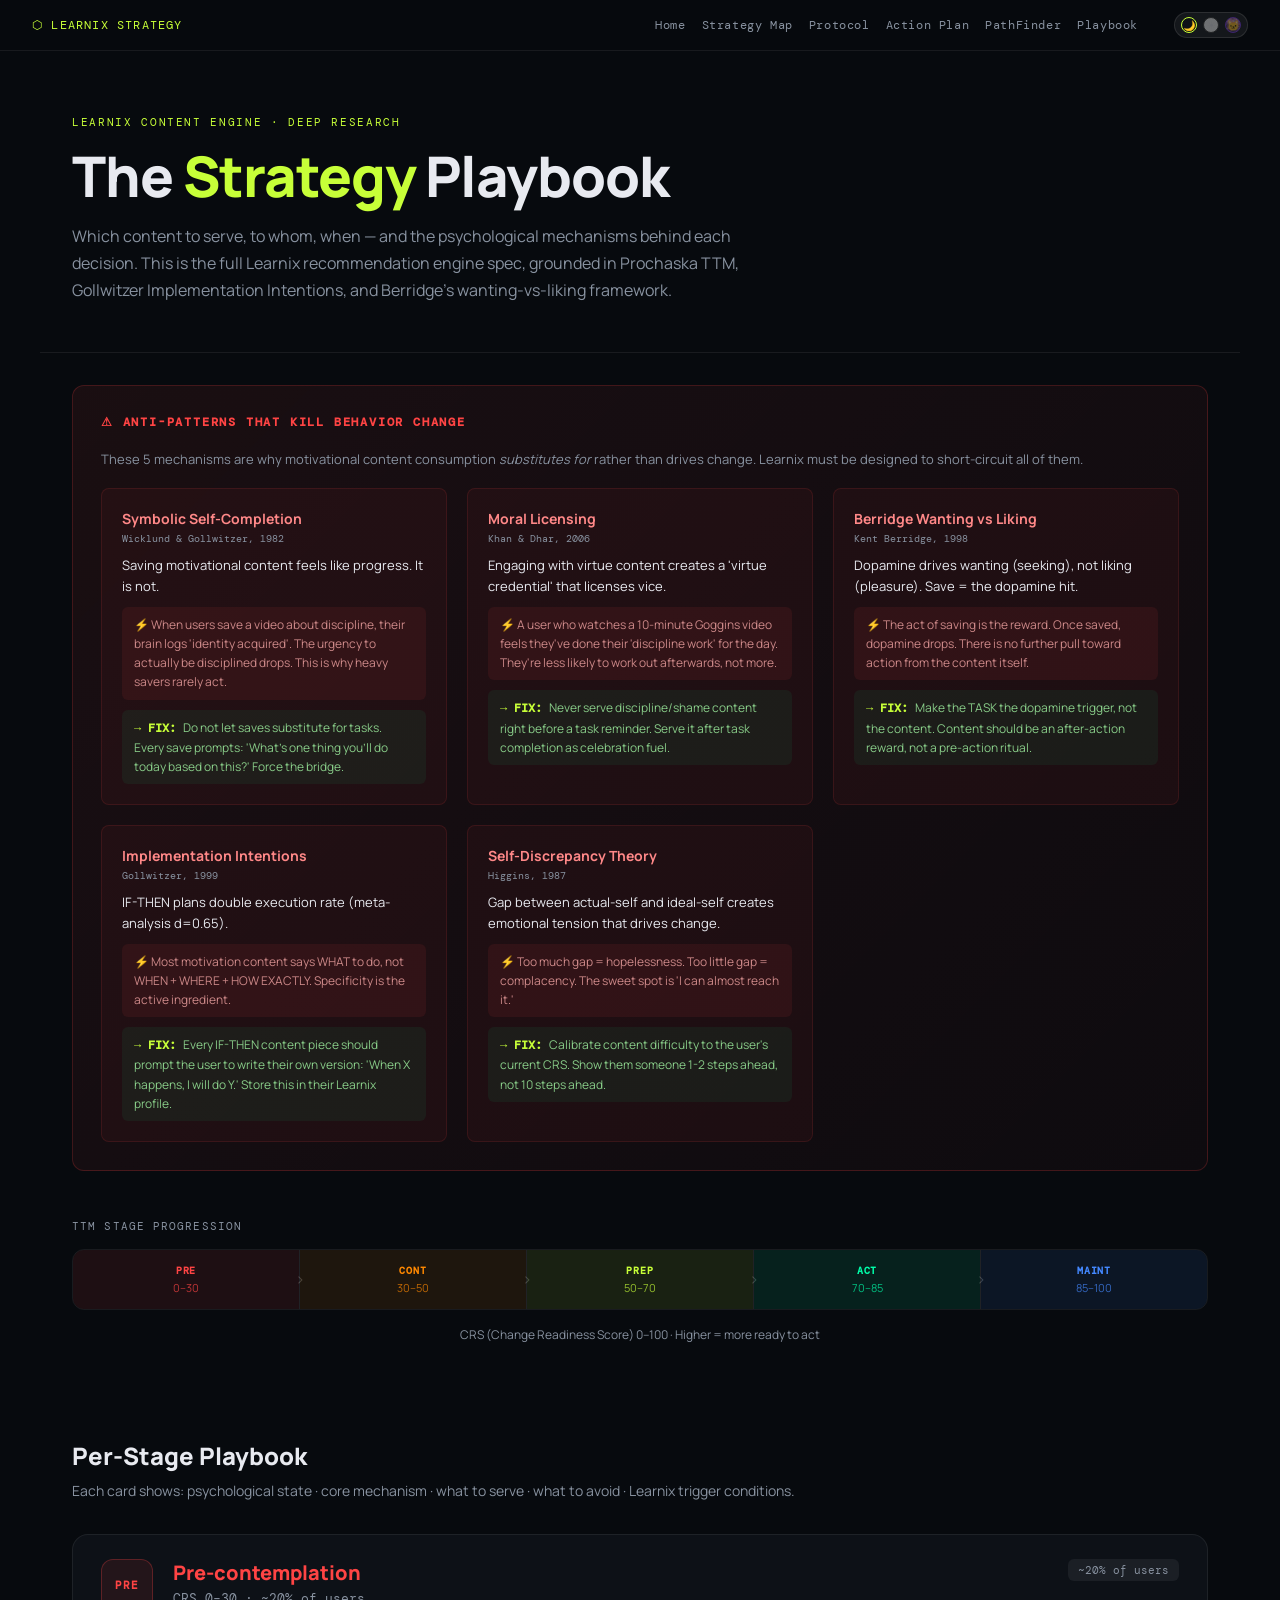
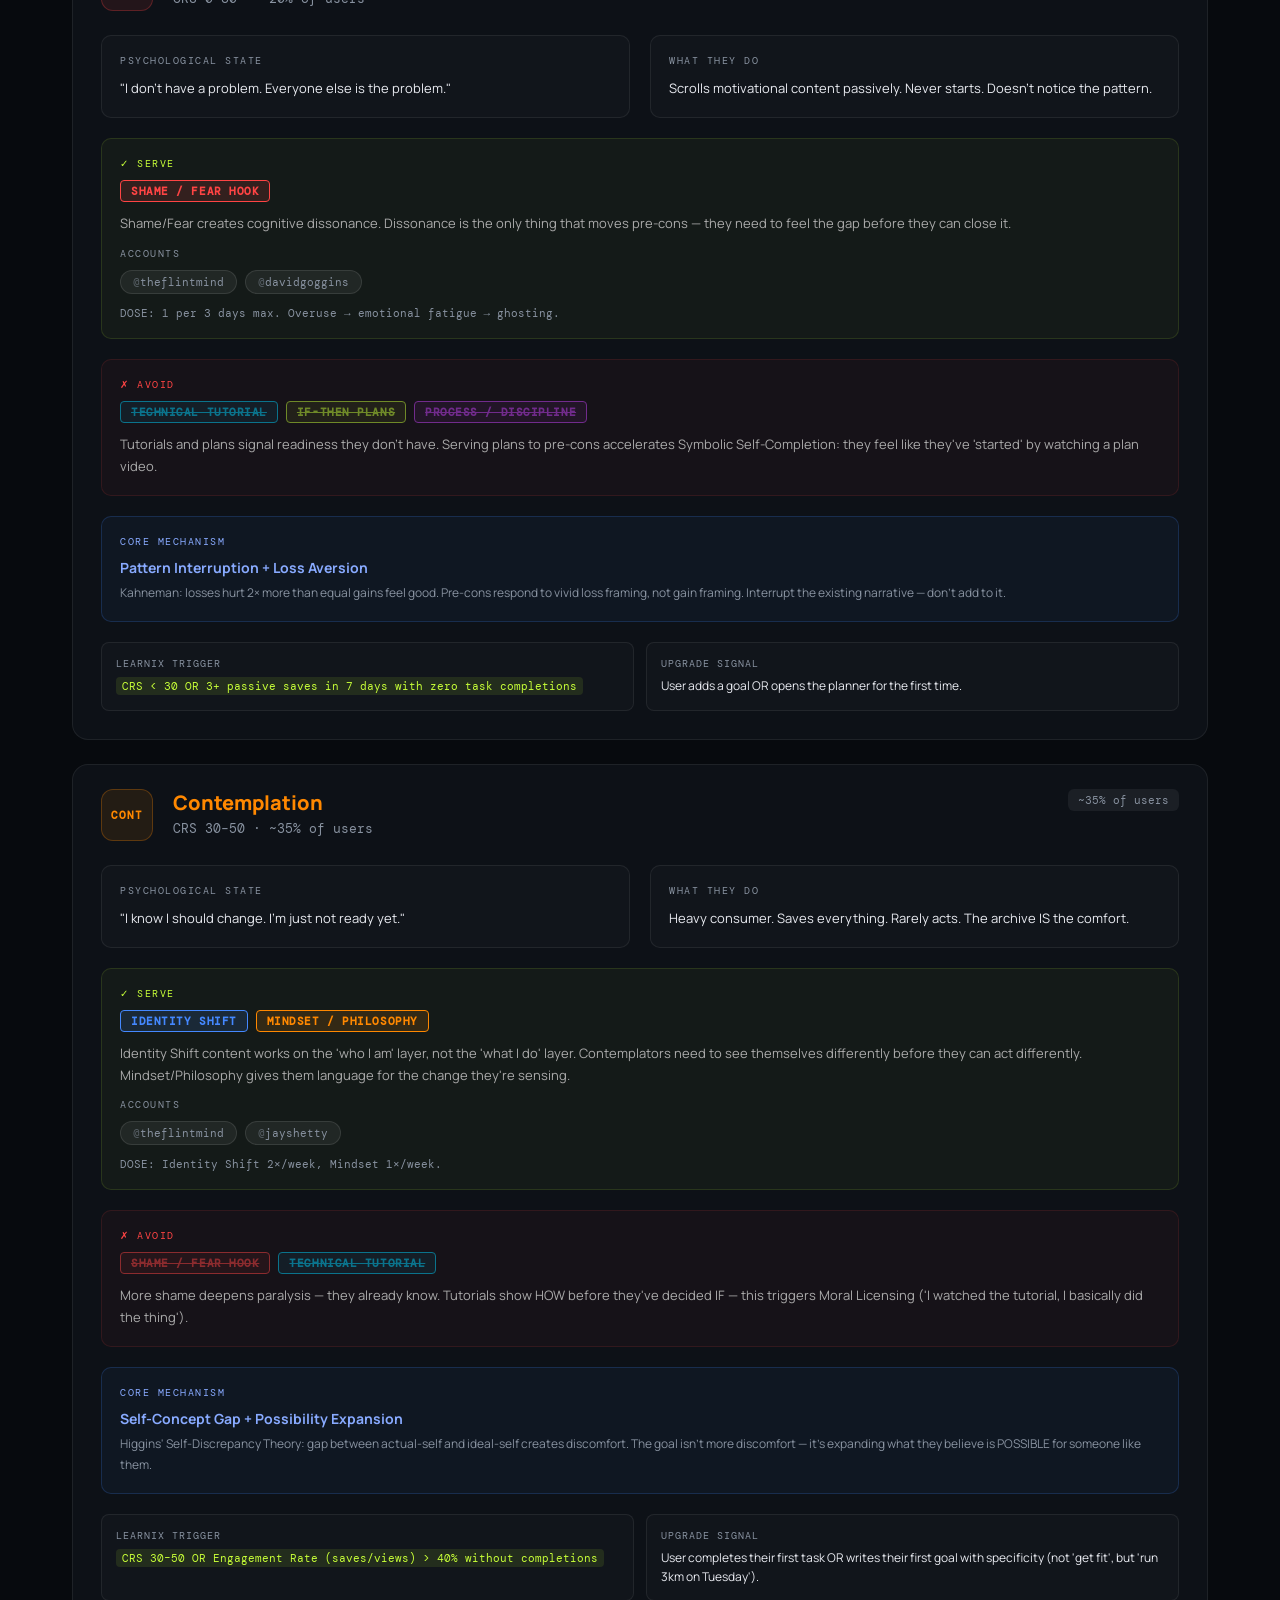
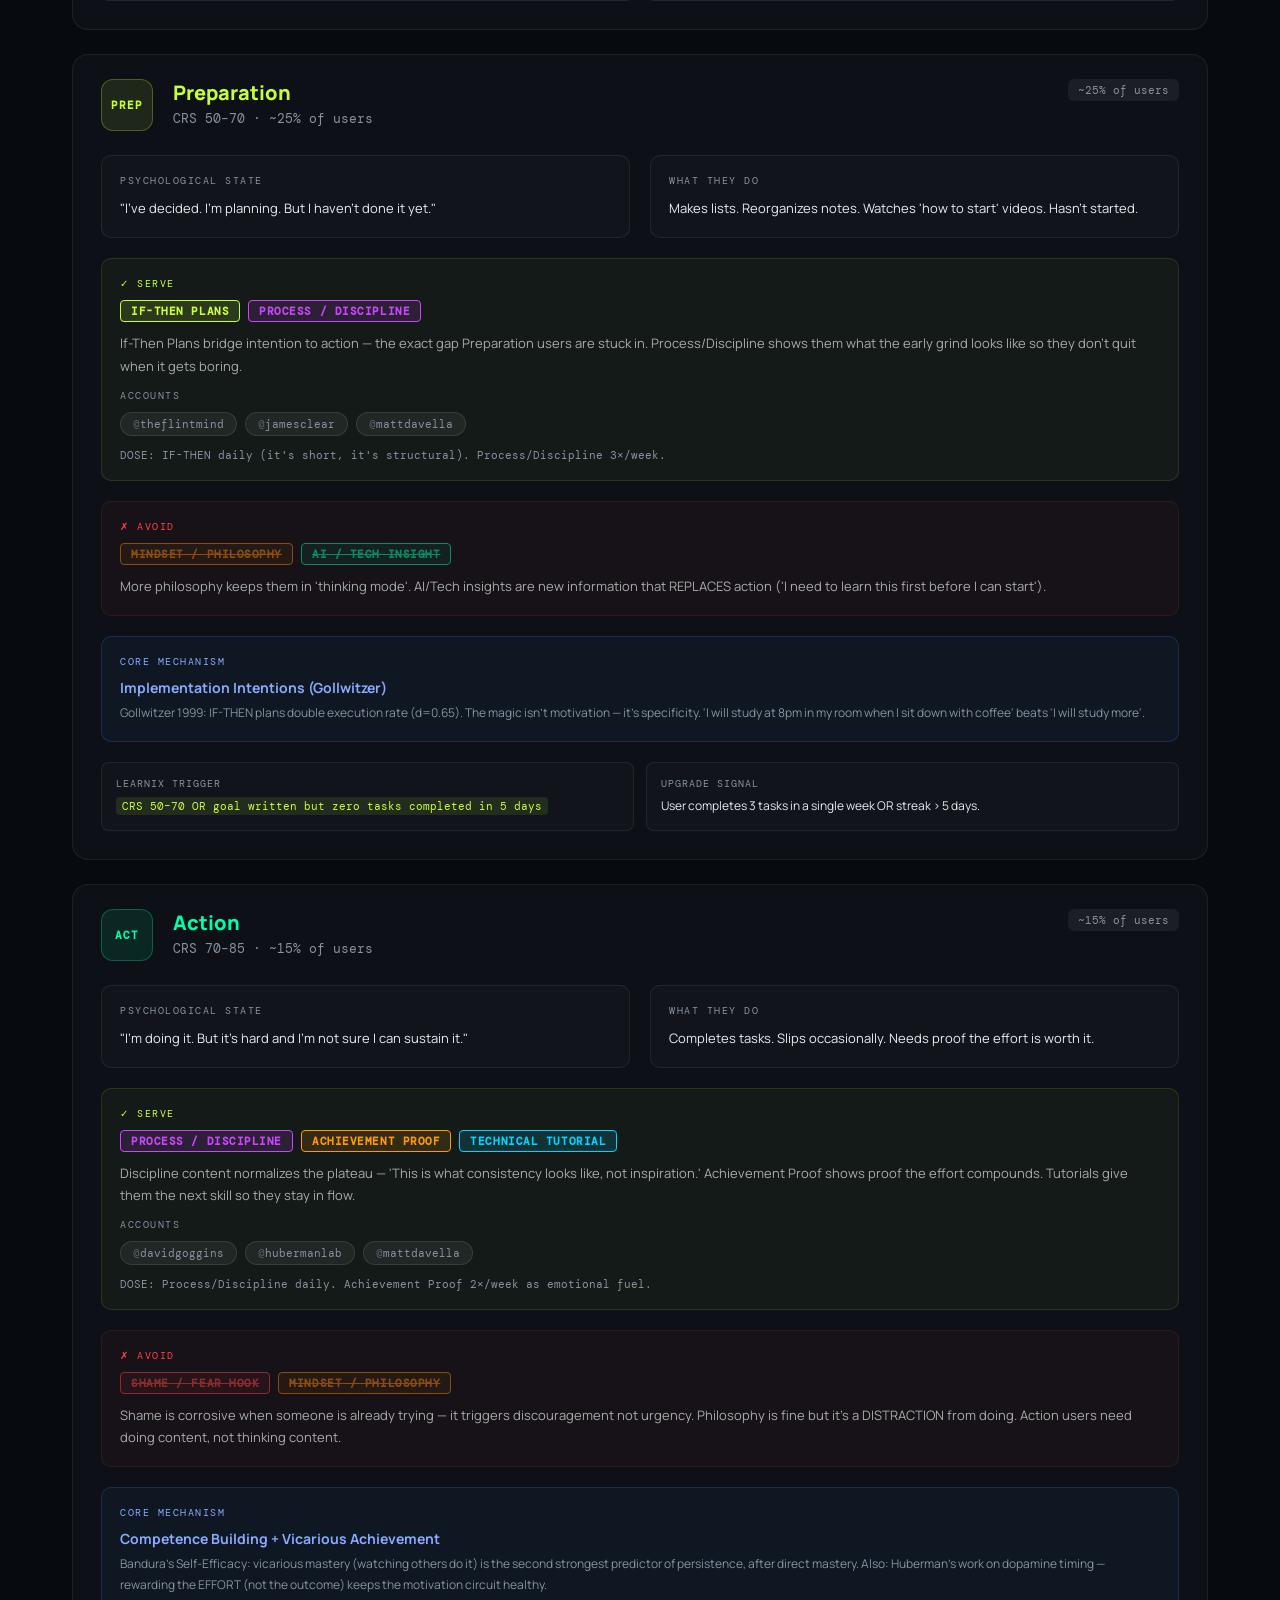
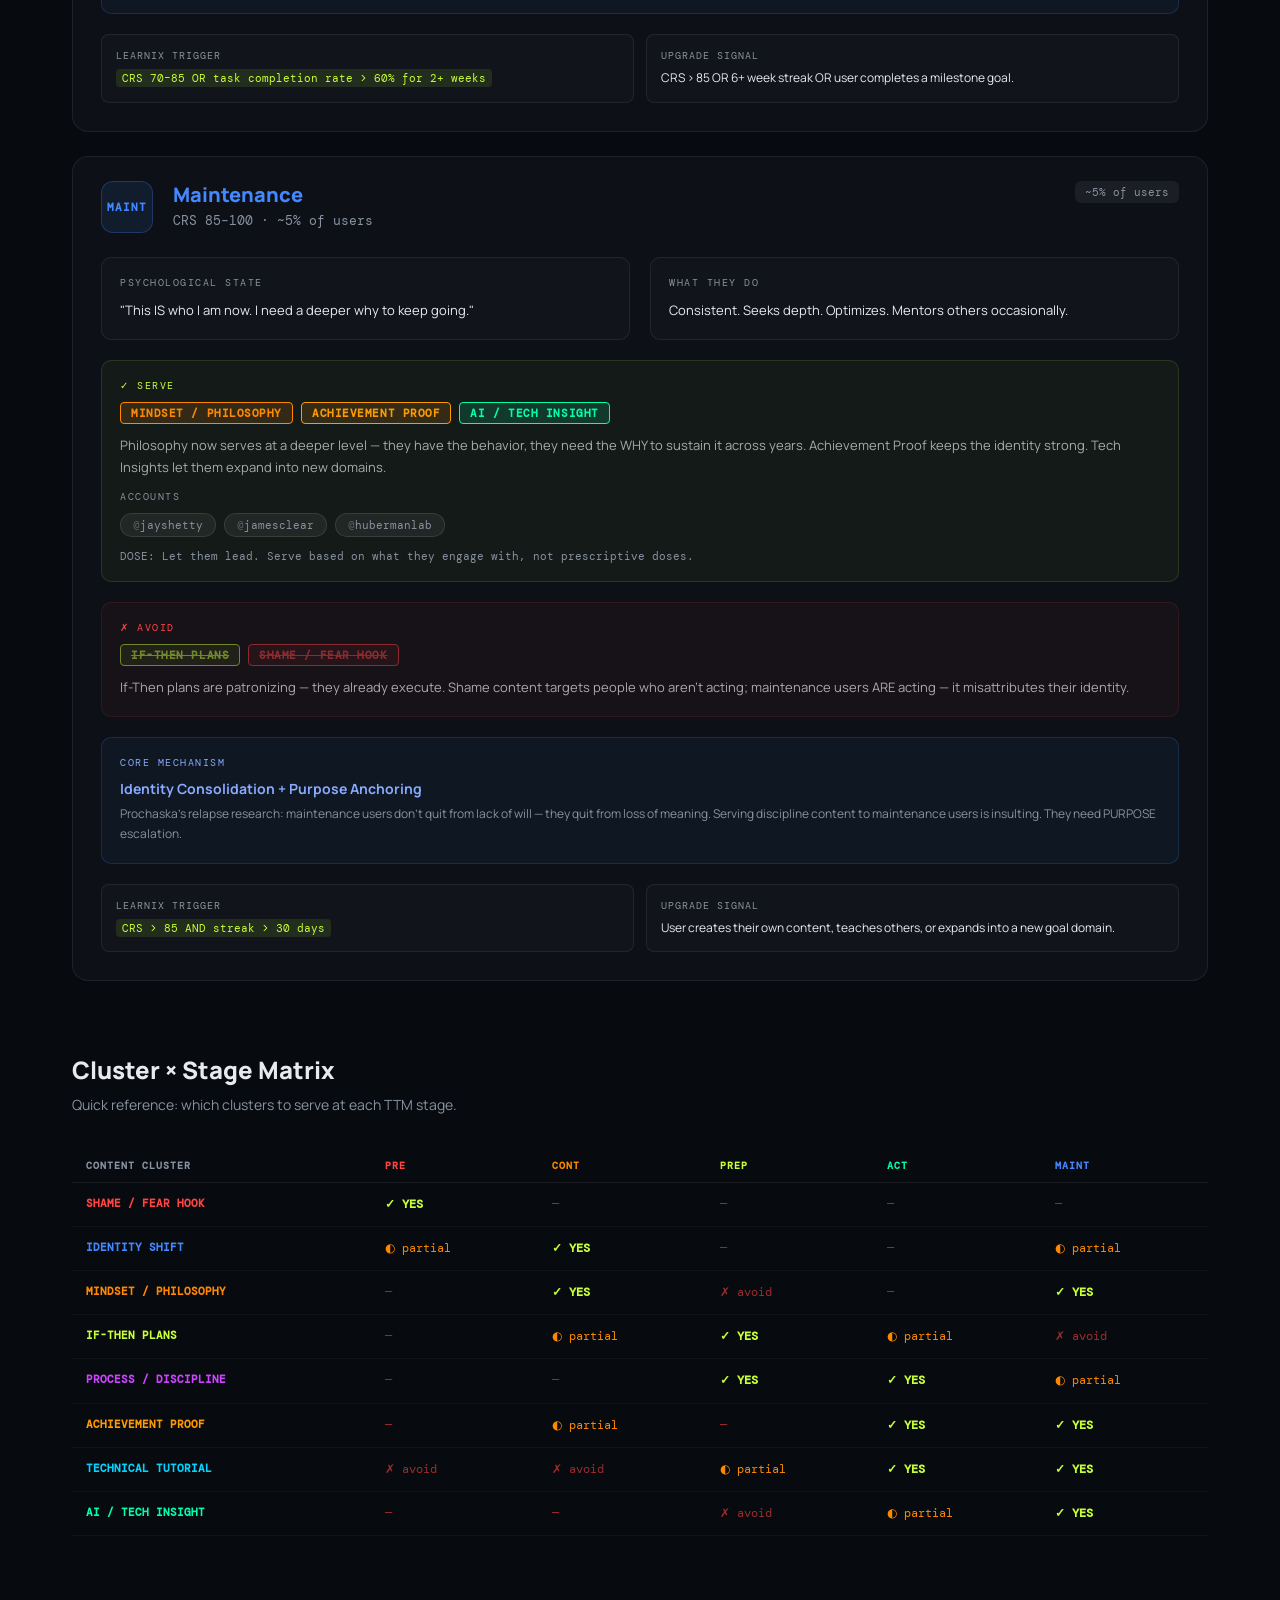
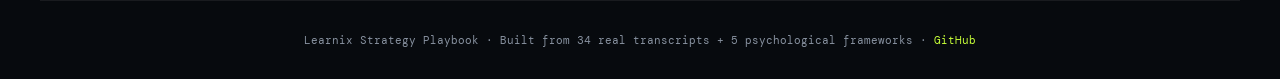
<file: strategy.html>
<!DOCTYPE html>
<html lang="en">
<head>
<meta charset="UTF-8">
<meta name="viewport" content="width=device-width,initial-scale=1">
<title>Strategy Playbook — Learnix Content Engine</title>
<link rel="preconnect" href="https://fonts.googleapis.com">
<link href="https://fonts.googleapis.com/css2?family=DM+Mono:wght@400;500&family=Manrope:wght@400;600;700;800&display=swap" rel="stylesheet">
<style>
*{margin:0;padding:0;box-sizing:border-box}
:root{
  --bg:#070a0e;
  --surface:#0d1117;
  --glass:rgba(255,255,255,0.04);
  --border:rgba(255,255,255,0.07);
  --green:#c7ff38;
  --red:#ff4444;
  --blue:#4488ff;
  --text:#e8eaf0;
  --muted:#8892a0;
  --mono:'DM Mono',monospace;
  --sans:'Manrope',sans-serif;
}
body{background:var(--bg);color:var(--text);font-family:var(--sans);min-height:100vh;overflow-x:hidden}

/* NAV */
nav{
  position:sticky;top:0;z-index:100;
  background:rgba(7,10,14,0.92);
  backdrop-filter:blur(20px);
  border-bottom:1px solid var(--border);
  padding:12px 32px;
  display:flex;align-items:center;gap:24px;
}
.nav-logo{font-family:var(--mono);font-size:12px;color:var(--green);letter-spacing:0.1em;text-transform:uppercase}
.nav-links{display:flex;gap:16px;margin-left:auto}
.nav-links a{color:var(--muted);text-decoration:none;font-size:12px;font-family:var(--mono);letter-spacing:0.05em;transition:color 0.2s}
.nav-links a:hover{color:var(--text)}

/* HERO */
.hero{
  padding:64px 32px 48px;
  max-width:1200px;margin:0 auto;
  border-bottom:1px solid var(--border);
}
.hero-tag{font-family:var(--mono);font-size:11px;color:var(--green);letter-spacing:0.15em;text-transform:uppercase;margin-bottom:16px}
.hero h1{font-size:clamp(32px,5vw,56px);font-weight:800;line-height:1.1;letter-spacing:-0.02em;margin-bottom:16px}
.hero h1 span{color:var(--green)}
.hero-sub{font-size:16px;color:var(--muted);max-width:680px;line-height:1.7}

/* ANTI-PATTERNS BANNER */
.antipatterns{
  background:linear-gradient(135deg,rgba(255,68,68,0.08),rgba(255,68,68,0.03));
  border:1px solid rgba(255,68,68,0.2);
  border-radius:12px;
  padding:28px;
  margin:32px auto;
  max-width:1200px;
}
.antipatterns h2{font-family:var(--mono);font-size:12px;color:var(--red);letter-spacing:0.15em;text-transform:uppercase;margin-bottom:20px}
.ap-grid{display:grid;grid-template-columns:repeat(auto-fill,minmax(280px,1fr));gap:20px}
.ap-card{
  background:rgba(255,68,68,0.05);
  border:1px solid rgba(255,68,68,0.12);
  border-radius:8px;padding:20px;
}
.ap-name{font-weight:700;font-size:14px;color:#ff8888;margin-bottom:4px}
.ap-author{font-family:var(--mono);font-size:10px;color:var(--muted);margin-bottom:10px}
.ap-what{font-size:13px;color:var(--text);margin-bottom:10px;line-height:1.6}
.ap-trap{font-size:12px;color:#cc8888;background:rgba(255,68,68,0.08);padding:8px 12px;border-radius:6px;margin-bottom:10px;line-height:1.6}
.ap-fix{font-size:12px;color:#88cc88;background:rgba(0,255,128,0.06);padding:8px 12px;border-radius:6px;line-height:1.6}
.ap-fix::before{content:"→ FIX: ";font-family:var(--mono);font-weight:700;color:#c7ff38}

/* TTM STAGE CARDS */
.stages-section{max-width:1200px;margin:0 auto;padding:48px 32px}
.section-header{margin-bottom:32px}
.section-header h2{font-size:24px;font-weight:800;margin-bottom:8px}
.section-header p{font-size:14px;color:var(--muted);line-height:1.6}

.stage-card{
  background:var(--surface);
  border-radius:16px;
  border:1px solid var(--border);
  overflow:hidden;
  margin-bottom:24px;
  transition:border-color 0.3s;
}
.stage-card:hover{border-color:rgba(255,255,255,0.15)}

.stage-header{
  padding:24px 28px;
  display:flex;align-items:flex-start;gap:20px;
  cursor:pointer;
  user-select:none;
}
.stage-indicator{
  width:52px;height:52px;
  border-radius:12px;
  display:flex;align-items:center;justify-content:center;
  font-family:var(--mono);font-size:11px;font-weight:700;letter-spacing:0.08em;
  flex-shrink:0;
}
.stage-meta{flex:1}
.stage-title{font-size:20px;font-weight:800;margin-bottom:4px}
.stage-sub{font-size:13px;color:var(--muted);font-family:var(--mono)}
.stage-pct{
  font-family:var(--mono);font-size:11px;
  padding:4px 10px;border-radius:6px;
  background:rgba(255,255,255,0.06);color:var(--muted);
  flex-shrink:0;align-self:flex-start;
}

.stage-body{
  padding:0 28px 28px;
  display:grid;grid-template-columns:1fr 1fr;
  gap:20px;
}
.stage-block{
  background:rgba(255,255,255,0.02);
  border:1px solid var(--border);
  border-radius:10px;
  padding:18px;
}
.block-label{font-family:var(--mono);font-size:10px;letter-spacing:0.15em;text-transform:uppercase;color:var(--muted);margin-bottom:10px}
.block-text{font-size:13px;line-height:1.7;color:var(--text)}
.block-text em{font-style:normal;color:#aaa}

.serve-block{grid-column:span 2;background:rgba(199,255,56,0.04);border-color:rgba(199,255,56,0.12)}
.avoid-block{grid-column:span 2;background:rgba(255,68,68,0.04);border-color:rgba(255,68,68,0.12)}

.clusters-row{display:flex;flex-wrap:wrap;gap:8px;margin-top:8px}

.mechanism-box{
  grid-column:span 2;
  background:rgba(68,136,255,0.05);
  border:1px solid rgba(68,136,255,0.2);
  border-radius:10px;padding:18px;
}
.mechanism-name{font-weight:700;font-size:14px;color:#88aaff;margin-bottom:4px}
.mechanism-science{font-size:12px;color:var(--muted);line-height:1.7}

.trigger-row{
  grid-column:span 2;
  display:grid;grid-template-columns:1fr 1fr;gap:12px;
}
.trigger-card{
  background:rgba(255,255,255,0.02);border:1px solid var(--border);
  border-radius:8px;padding:14px;
}
.trigger-label{font-family:var(--mono);font-size:10px;color:var(--muted);letter-spacing:0.1em;text-transform:uppercase;margin-bottom:6px}
.trigger-val{font-size:12px;color:var(--text);line-height:1.6}
.trigger-val code{background:rgba(199,255,56,0.1);color:var(--green);padding:2px 6px;border-radius:4px;font-family:var(--mono);font-size:11px}

.accounts-row{display:flex;flex-wrap:wrap;gap:8px;margin-top:8px}
.account-chip{
  font-family:var(--mono);font-size:11px;
  padding:4px 12px;border-radius:20px;
  background:rgba(255,255,255,0.06);
  border:1px solid rgba(255,255,255,0.1);
  color:var(--muted);
}
.account-chip::before{content:"@";opacity:0.5}

/* TTM FLOW BAR */
.flow-section{
  max-width:1200px;margin:0 auto;
  padding:0 32px 48px;
}
.flow-bar{
  display:flex;align-items:stretch;
  border-radius:12px;overflow:hidden;
  border:1px solid var(--border);
  margin-bottom:16px;
}
.flow-seg{
  flex:1;padding:14px 12px;text-align:center;
  position:relative;cursor:pointer;transition:filter 0.2s;
}
.flow-seg:hover{filter:brightness(1.3)}
.flow-seg-label{font-family:var(--mono);font-size:10px;font-weight:700;letter-spacing:0.08em;text-transform:uppercase}
.flow-seg-crs{font-size:11px;opacity:0.7;margin-top:3px}
.flow-arrow{
  width:1px;background:rgba(255,255,255,0.1);
  display:flex;align-items:center;justify-content:center;
  color:rgba(255,255,255,0.2);font-size:16px;
}

/* MATRIX TABLE */
.matrix-section{max-width:1200px;margin:0 auto;padding:0 32px 64px}
.matrix-table{width:100%;border-collapse:collapse;font-size:12px}
.matrix-table th{
  font-family:var(--mono);font-size:10px;letter-spacing:0.1em;text-transform:uppercase;
  color:var(--muted);padding:10px 14px;text-align:left;
  border-bottom:1px solid var(--border);
}
.matrix-table td{
  padding:12px 14px;border-bottom:1px solid rgba(255,255,255,0.04);
  vertical-align:top;line-height:1.6;
}
.matrix-table tr:hover td{background:rgba(255,255,255,0.02)}
.yes{color:#c7ff38;font-weight:700;font-family:var(--mono)}
.partial{color:#ff8800;font-family:var(--mono)}
.no{color:#ff4444;font-family:var(--mono);opacity:0.6}

/* FOOTER */
footer{
  border-top:1px solid var(--border);
  padding:32px;text-align:center;
  font-family:var(--mono);font-size:11px;color:var(--muted);
  max-width:1200px;margin:0 auto;
}
</style>
<link rel="stylesheet" href="theme.css">
<script src="theme.js"></script>
</head>
<body>

<nav>
  <span class="nav-logo">⬡ Learnix Strategy</span>
  <div class="nav-links">
    <a href="index.html">Home</a>
    <a href="grouped_reels.html">Strategy Map</a>
    <a href="protocol.html">Protocol</a>
    <a href="action_plan.html">Action Plan</a>
    <a href="pathfinder.html">PathFinder</a>
    <a href="strategy.html" class="active">Playbook</a>
  </div>
</nav>

<div class="hero">
  <div class="hero-tag">Learnix Content Engine · Deep Research</div>
  <h1>The <span>Strategy</span> Playbook</h1>
  <p class="hero-sub">Which content to serve, to whom, when — and the psychological mechanisms behind each decision. This is the full Learnix recommendation engine spec, grounded in Prochaska TTM, Gollwitzer Implementation Intentions, and Berridge's wanting-vs-liking framework.</p>
</div>

<!-- ANTI-PATTERNS -->
<div style="max-width:1200px;margin:32px auto 0;padding:0 32px">
  <div class="antipatterns">
    <h2>⚠ Anti-Patterns That Kill Behavior Change</h2>
    <p style="font-size:13px;color:var(--muted);margin-bottom:20px">These 5 mechanisms are why motivational content consumption <em>substitutes for</em> rather than drives change. Learnix must be designed to short-circuit all of them.</p>
    <div class="ap-grid">

      <div class="ap-card">
        <div class="ap-name">Symbolic Self-Completion</div>
        <div class="ap-author">Wicklund & Gollwitzer, 1982</div>
        <div class="ap-what">Saving motivational content feels like progress. It is not.</div>
        <div class="ap-trap">⚡ When users save a video about discipline, their brain logs 'identity acquired'. The urgency to actually be disciplined drops. This is why heavy savers rarely act.</div>
        <div class="ap-fix">Do not let saves substitute for tasks. Every save prompts: 'What's one thing you'll do today based on this?' Force the bridge.</div>
      </div>

      <div class="ap-card">
        <div class="ap-name">Moral Licensing</div>
        <div class="ap-author">Khan & Dhar, 2006</div>
        <div class="ap-what">Engaging with virtue content creates a 'virtue credential' that licenses vice.</div>
        <div class="ap-trap">⚡ A user who watches a 10-minute Goggins video feels they've done their 'discipline work' for the day. They're less likely to work out afterwards, not more.</div>
        <div class="ap-fix">Never serve discipline/shame content right before a task reminder. Serve it after task completion as celebration fuel.</div>
      </div>

      <div class="ap-card">
        <div class="ap-name">Berridge Wanting vs Liking</div>
        <div class="ap-author">Kent Berridge, 1998</div>
        <div class="ap-what">Dopamine drives wanting (seeking), not liking (pleasure). Save = the dopamine hit.</div>
        <div class="ap-trap">⚡ The act of saving is the reward. Once saved, dopamine drops. There is no further pull toward action from the content itself.</div>
        <div class="ap-fix">Make the TASK the dopamine trigger, not the content. Content should be an after-action reward, not a pre-action ritual.</div>
      </div>

      <div class="ap-card">
        <div class="ap-name">Implementation Intentions</div>
        <div class="ap-author">Gollwitzer, 1999</div>
        <div class="ap-what">IF-THEN plans double execution rate (meta-analysis d=0.65).</div>
        <div class="ap-trap">⚡ Most motivation content says WHAT to do, not WHEN + WHERE + HOW EXACTLY. Specificity is the active ingredient.</div>
        <div class="ap-fix">Every IF-THEN content piece should prompt the user to write their own version: 'When X happens, I will do Y.' Store this in their Learnix profile.</div>
      </div>

      <div class="ap-card">
        <div class="ap-name">Self-Discrepancy Theory</div>
        <div class="ap-author">Higgins, 1987</div>
        <div class="ap-what">Gap between actual-self and ideal-self creates emotional tension that drives change.</div>
        <div class="ap-trap">⚡ Too much gap = hopelessness. Too little gap = complacency. The sweet spot is 'I can almost reach it.'</div>
        <div class="ap-fix">Calibrate content difficulty to the user's current CRS. Show them someone 1-2 steps ahead, not 10 steps ahead.</div>
      </div>
    </div>
  </div>
</div>

<!-- FLOW BAR -->
<div class="flow-section" style="margin-top:48px">
  <div style="font-family:var(--mono);font-size:11px;color:var(--muted);letter-spacing:0.1em;text-transform:uppercase;margin-bottom:16px">TTM Stage Progression</div>
  <div class="flow-bar">
    <div class="flow-seg" style="background:#ff444418">
      <div class="flow-seg-label" style="color:#ff4444">PRE</div>
      <div class="flow-seg-crs" style="color:#ff4444">0–30</div>
    </div>
    <div class="flow-arrow">›</div>
    <div class="flow-seg" style="background:#ff880018">
      <div class="flow-seg-label" style="color:#ff8800">CONT</div>
      <div class="flow-seg-crs" style="color:#ff8800">30–50</div>
    </div>
    <div class="flow-arrow">›</div>
    <div class="flow-seg" style="background:#c7ff3818">
      <div class="flow-seg-label" style="color:#c7ff38">PREP</div>
      <div class="flow-seg-crs" style="color:#c7ff38">50–70</div>
    </div>
    <div class="flow-arrow">›</div>
    <div class="flow-seg" style="background:#00ffaa18">
      <div class="flow-seg-label" style="color:#00ffaa">ACT</div>
      <div class="flow-seg-crs" style="color:#00ffaa">70–85</div>
    </div>
    <div class="flow-arrow">›</div>
    <div class="flow-seg" style="background:#4488ff18">
      <div class="flow-seg-label" style="color:#4488ff">MAINT</div>
      <div class="flow-seg-crs" style="color:#4488ff">85–100</div>
    </div>
  </div>
  <div style="font-size:12px;color:var(--muted);text-align:center">CRS (Change Readiness Score) 0–100 · Higher = more ready to act</div>
</div>

<!-- STAGE CARDS -->
<div class="stages-section">
  <div class="section-header">
    <h2>Per-Stage Playbook</h2>
    <p>Each card shows: psychological state · core mechanism · what to serve · what to avoid · Learnix trigger conditions.</p>
  </div>

  <div class="stage-card">
    <div class="stage-header">
      <div class="stage-indicator" style="background:#ff444418;border:1px solid #ff444444;color:#ff4444">PRE</div>
      <div class="stage-meta">
        <div class="stage-title" style="color:#ff4444">Pre-contemplation</div>
        <div class="stage-sub">CRS 0–30 · ~20% of users</div>
      </div>
      <div class="stage-pct">~20% of users</div>
    </div>
    <div class="stage-body">

      <div class="stage-block">
        <div class="block-label">Psychological State</div>
        <div class="block-text">"I don't have a problem. Everyone else is the problem."</div>
      </div>

      <div class="stage-block">
        <div class="block-label">What They Do</div>
        <div class="block-text">Scrolls motivational content passively. Never starts. Doesn't notice the pattern.</div>
      </div>

      <div class="stage-block serve-block">
        <div class="block-label" style="color:var(--green)">✓ Serve</div>
        <div class="clusters-row"><span style="background:#ff444422;border:1px solid #ff4444;color:#ff4444;text-decoration:none;opacity:1;padding:3px 10px;border-radius:4px;font-size:11px;font-weight:700;letter-spacing:0.05em;font-family:'DM Mono',monospace">SHAME / FEAR HOOK</span> </div>
        <div class="block-text" style="margin-top:10px;color:#aaa">Shame/Fear creates cognitive dissonance. Dissonance is the only thing that moves pre-cons — they need to feel the gap before they can close it.</div>
        <div style="margin-top:12px">
          <div class="block-label">Accounts</div>
          <div class="accounts-row"><span class="account-chip">theflintmind</span><span class="account-chip">davidgoggins</span></div>
        </div>
        <div style="margin-top:12px;font-family:var(--mono);font-size:11px;color:var(--muted)">DOSE: 1 per 3 days max. Overuse → emotional fatigue → ghosting.</div>
      </div>

      <div class="stage-block avoid-block">
        <div class="block-label" style="color:var(--red)">✗ Avoid</div>
        <div class="clusters-row"><span style="background:#00d4ff22;border:1px solid #00d4ff;color:#00d4ff;text-decoration:line-through;opacity:0.5;padding:3px 10px;border-radius:4px;font-size:11px;font-weight:700;letter-spacing:0.05em;font-family:'DM Mono',monospace">TECHNICAL TUTORIAL</span> <span style="background:#c7ff3822;border:1px solid #c7ff38;color:#c7ff38;text-decoration:line-through;opacity:0.5;padding:3px 10px;border-radius:4px;font-size:11px;font-weight:700;letter-spacing:0.05em;font-family:'DM Mono',monospace">IF-THEN PLANS</span> <span style="background:#cc44ff22;border:1px solid #cc44ff;color:#cc44ff;text-decoration:line-through;opacity:0.5;padding:3px 10px;border-radius:4px;font-size:11px;font-weight:700;letter-spacing:0.05em;font-family:'DM Mono',monospace">PROCESS / DISCIPLINE</span> </div>
        <div class="block-text" style="margin-top:10px;color:#aaa">Tutorials and plans signal readiness they don't have. Serving plans to pre-cons accelerates Symbolic Self-Completion: they feel like they've 'started' by watching a plan video.</div>
      </div>

      <div class="mechanism-box">
        <div class="block-label" style="color:#88aaff">Core Mechanism</div>
        <div class="mechanism-name">Pattern Interruption + Loss Aversion</div>
        <div class="mechanism-science" style="margin-top:6px">Kahneman: losses hurt 2× more than equal gains feel good. Pre-cons respond to vivid loss framing, not gain framing. Interrupt the existing narrative — don't add to it.</div>
      </div>

      <div class="trigger-row">
        <div class="trigger-card">
          <div class="trigger-label">Learnix Trigger</div>
          <div class="trigger-val"><code>CRS < 30 OR 3+ passive saves in 7 days with zero task completions</code></div>
        </div>
        <div class="trigger-card">
          <div class="trigger-label">Upgrade Signal</div>
          <div class="trigger-val">User adds a goal OR opens the planner for the first time.</div>
        </div>
      </div>

    </div>
  </div>

  <div class="stage-card">
    <div class="stage-header">
      <div class="stage-indicator" style="background:#ff880018;border:1px solid #ff880044;color:#ff8800">CONT</div>
      <div class="stage-meta">
        <div class="stage-title" style="color:#ff8800">Contemplation</div>
        <div class="stage-sub">CRS 30–50 · ~35% of users</div>
      </div>
      <div class="stage-pct">~35% of users</div>
    </div>
    <div class="stage-body">

      <div class="stage-block">
        <div class="block-label">Psychological State</div>
        <div class="block-text">"I know I should change. I'm just not ready yet."</div>
      </div>

      <div class="stage-block">
        <div class="block-label">What They Do</div>
        <div class="block-text">Heavy consumer. Saves everything. Rarely acts. The archive IS the comfort.</div>
      </div>

      <div class="stage-block serve-block">
        <div class="block-label" style="color:var(--green)">✓ Serve</div>
        <div class="clusters-row"><span style="background:#4488ff22;border:1px solid #4488ff;color:#4488ff;text-decoration:none;opacity:1;padding:3px 10px;border-radius:4px;font-size:11px;font-weight:700;letter-spacing:0.05em;font-family:'DM Mono',monospace">IDENTITY SHIFT</span> <span style="background:#ff880022;border:1px solid #ff8800;color:#ff8800;text-decoration:none;opacity:1;padding:3px 10px;border-radius:4px;font-size:11px;font-weight:700;letter-spacing:0.05em;font-family:'DM Mono',monospace">MINDSET / PHILOSOPHY</span> </div>
        <div class="block-text" style="margin-top:10px;color:#aaa">Identity Shift content works on the 'who I am' layer, not the 'what I do' layer. Contemplators need to see themselves differently before they can act differently. Mindset/Philosophy gives them language for the change they're sensing.</div>
        <div style="margin-top:12px">
          <div class="block-label">Accounts</div>
          <div class="accounts-row"><span class="account-chip">theflintmind</span><span class="account-chip">jayshetty</span></div>
        </div>
        <div style="margin-top:12px;font-family:var(--mono);font-size:11px;color:var(--muted)">DOSE: Identity Shift 2×/week, Mindset 1×/week.</div>
      </div>

      <div class="stage-block avoid-block">
        <div class="block-label" style="color:var(--red)">✗ Avoid</div>
        <div class="clusters-row"><span style="background:#ff444422;border:1px solid #ff4444;color:#ff4444;text-decoration:line-through;opacity:0.5;padding:3px 10px;border-radius:4px;font-size:11px;font-weight:700;letter-spacing:0.05em;font-family:'DM Mono',monospace">SHAME / FEAR HOOK</span> <span style="background:#00d4ff22;border:1px solid #00d4ff;color:#00d4ff;text-decoration:line-through;opacity:0.5;padding:3px 10px;border-radius:4px;font-size:11px;font-weight:700;letter-spacing:0.05em;font-family:'DM Mono',monospace">TECHNICAL TUTORIAL</span> </div>
        <div class="block-text" style="margin-top:10px;color:#aaa">More shame deepens paralysis — they already know. Tutorials show HOW before they've decided IF — this triggers Moral Licensing ('I watched the tutorial, I basically did the thing').</div>
      </div>

      <div class="mechanism-box">
        <div class="block-label" style="color:#88aaff">Core Mechanism</div>
        <div class="mechanism-name">Self-Concept Gap + Possibility Expansion</div>
        <div class="mechanism-science" style="margin-top:6px">Higgins' Self-Discrepancy Theory: gap between actual-self and ideal-self creates discomfort. The goal isn't more discomfort — it's expanding what they believe is POSSIBLE for someone like them.</div>
      </div>

      <div class="trigger-row">
        <div class="trigger-card">
          <div class="trigger-label">Learnix Trigger</div>
          <div class="trigger-val"><code>CRS 30–50 OR Engagement Rate (saves/views) > 40% without completions</code></div>
        </div>
        <div class="trigger-card">
          <div class="trigger-label">Upgrade Signal</div>
          <div class="trigger-val">User completes their first task OR writes their first goal with specificity (not 'get fit', but 'run 3km on Tuesday').</div>
        </div>
      </div>

    </div>
  </div>

  <div class="stage-card">
    <div class="stage-header">
      <div class="stage-indicator" style="background:#c7ff3818;border:1px solid #c7ff3844;color:#c7ff38">PREP</div>
      <div class="stage-meta">
        <div class="stage-title" style="color:#c7ff38">Preparation</div>
        <div class="stage-sub">CRS 50–70 · ~25% of users</div>
      </div>
      <div class="stage-pct">~25% of users</div>
    </div>
    <div class="stage-body">

      <div class="stage-block">
        <div class="block-label">Psychological State</div>
        <div class="block-text">"I've decided. I'm planning. But I haven't done it yet."</div>
      </div>

      <div class="stage-block">
        <div class="block-label">What They Do</div>
        <div class="block-text">Makes lists. Reorganizes notes. Watches 'how to start' videos. Hasn't started.</div>
      </div>

      <div class="stage-block serve-block">
        <div class="block-label" style="color:var(--green)">✓ Serve</div>
        <div class="clusters-row"><span style="background:#c7ff3822;border:1px solid #c7ff38;color:#c7ff38;text-decoration:none;opacity:1;padding:3px 10px;border-radius:4px;font-size:11px;font-weight:700;letter-spacing:0.05em;font-family:'DM Mono',monospace">IF-THEN PLANS</span> <span style="background:#cc44ff22;border:1px solid #cc44ff;color:#cc44ff;text-decoration:none;opacity:1;padding:3px 10px;border-radius:4px;font-size:11px;font-weight:700;letter-spacing:0.05em;font-family:'DM Mono',monospace">PROCESS / DISCIPLINE</span> </div>
        <div class="block-text" style="margin-top:10px;color:#aaa">If-Then Plans bridge intention to action — the exact gap Preparation users are stuck in. Process/Discipline shows them what the early grind looks like so they don't quit when it gets boring.</div>
        <div style="margin-top:12px">
          <div class="block-label">Accounts</div>
          <div class="accounts-row"><span class="account-chip">theflintmind</span><span class="account-chip">jamesclear</span><span class="account-chip">mattdavella</span></div>
        </div>
        <div style="margin-top:12px;font-family:var(--mono);font-size:11px;color:var(--muted)">DOSE: IF-THEN daily (it's short, it's structural). Process/Discipline 3×/week.</div>
      </div>

      <div class="stage-block avoid-block">
        <div class="block-label" style="color:var(--red)">✗ Avoid</div>
        <div class="clusters-row"><span style="background:#ff880022;border:1px solid #ff8800;color:#ff8800;text-decoration:line-through;opacity:0.5;padding:3px 10px;border-radius:4px;font-size:11px;font-weight:700;letter-spacing:0.05em;font-family:'DM Mono',monospace">MINDSET / PHILOSOPHY</span> <span style="background:#00ffaa22;border:1px solid #00ffaa;color:#00ffaa;text-decoration:line-through;opacity:0.5;padding:3px 10px;border-radius:4px;font-size:11px;font-weight:700;letter-spacing:0.05em;font-family:'DM Mono',monospace">AI / TECH INSIGHT</span> </div>
        <div class="block-text" style="margin-top:10px;color:#aaa">More philosophy keeps them in 'thinking mode'. AI/Tech insights are new information that REPLACES action ('I need to learn this first before I can start').</div>
      </div>

      <div class="mechanism-box">
        <div class="block-label" style="color:#88aaff">Core Mechanism</div>
        <div class="mechanism-name">Implementation Intentions (Gollwitzer)</div>
        <div class="mechanism-science" style="margin-top:6px">Gollwitzer 1999: IF-THEN plans double execution rate (d=0.65). The magic isn't motivation — it's specificity. 'I will study at 8pm in my room when I sit down with coffee' beats 'I will study more'.</div>
      </div>

      <div class="trigger-row">
        <div class="trigger-card">
          <div class="trigger-label">Learnix Trigger</div>
          <div class="trigger-val"><code>CRS 50–70 OR goal written but zero tasks completed in 5 days</code></div>
        </div>
        <div class="trigger-card">
          <div class="trigger-label">Upgrade Signal</div>
          <div class="trigger-val">User completes 3 tasks in a single week OR streak > 5 days.</div>
        </div>
      </div>

    </div>
  </div>

  <div class="stage-card">
    <div class="stage-header">
      <div class="stage-indicator" style="background:#00ffaa18;border:1px solid #00ffaa44;color:#00ffaa">ACT</div>
      <div class="stage-meta">
        <div class="stage-title" style="color:#00ffaa">Action</div>
        <div class="stage-sub">CRS 70–85 · ~15% of users</div>
      </div>
      <div class="stage-pct">~15% of users</div>
    </div>
    <div class="stage-body">

      <div class="stage-block">
        <div class="block-label">Psychological State</div>
        <div class="block-text">"I'm doing it. But it's hard and I'm not sure I can sustain it."</div>
      </div>

      <div class="stage-block">
        <div class="block-label">What They Do</div>
        <div class="block-text">Completes tasks. Slips occasionally. Needs proof the effort is worth it.</div>
      </div>

      <div class="stage-block serve-block">
        <div class="block-label" style="color:var(--green)">✓ Serve</div>
        <div class="clusters-row"><span style="background:#cc44ff22;border:1px solid #cc44ff;color:#cc44ff;text-decoration:none;opacity:1;padding:3px 10px;border-radius:4px;font-size:11px;font-weight:700;letter-spacing:0.05em;font-family:'DM Mono',monospace">PROCESS / DISCIPLINE</span> <span style="background:#ff990022;border:1px solid #ff9900;color:#ff9900;text-decoration:none;opacity:1;padding:3px 10px;border-radius:4px;font-size:11px;font-weight:700;letter-spacing:0.05em;font-family:'DM Mono',monospace">ACHIEVEMENT PROOF</span> <span style="background:#00d4ff22;border:1px solid #00d4ff;color:#00d4ff;text-decoration:none;opacity:1;padding:3px 10px;border-radius:4px;font-size:11px;font-weight:700;letter-spacing:0.05em;font-family:'DM Mono',monospace">TECHNICAL TUTORIAL</span> </div>
        <div class="block-text" style="margin-top:10px;color:#aaa">Discipline content normalizes the plateau — 'This is what consistency looks like, not inspiration.' Achievement Proof shows proof the effort compounds. Tutorials give them the next skill so they stay in flow.</div>
        <div style="margin-top:12px">
          <div class="block-label">Accounts</div>
          <div class="accounts-row"><span class="account-chip">davidgoggins</span><span class="account-chip">hubermanlab</span><span class="account-chip">mattdavella</span></div>
        </div>
        <div style="margin-top:12px;font-family:var(--mono);font-size:11px;color:var(--muted)">DOSE: Process/Discipline daily. Achievement Proof 2×/week as emotional fuel.</div>
      </div>

      <div class="stage-block avoid-block">
        <div class="block-label" style="color:var(--red)">✗ Avoid</div>
        <div class="clusters-row"><span style="background:#ff444422;border:1px solid #ff4444;color:#ff4444;text-decoration:line-through;opacity:0.5;padding:3px 10px;border-radius:4px;font-size:11px;font-weight:700;letter-spacing:0.05em;font-family:'DM Mono',monospace">SHAME / FEAR HOOK</span> <span style="background:#ff880022;border:1px solid #ff8800;color:#ff8800;text-decoration:line-through;opacity:0.5;padding:3px 10px;border-radius:4px;font-size:11px;font-weight:700;letter-spacing:0.05em;font-family:'DM Mono',monospace">MINDSET / PHILOSOPHY</span> </div>
        <div class="block-text" style="margin-top:10px;color:#aaa">Shame is corrosive when someone is already trying — it triggers discouragement not urgency. Philosophy is fine but it's a DISTRACTION from doing. Action users need doing content, not thinking content.</div>
      </div>

      <div class="mechanism-box">
        <div class="block-label" style="color:#88aaff">Core Mechanism</div>
        <div class="mechanism-name">Competence Building + Vicarious Achievement</div>
        <div class="mechanism-science" style="margin-top:6px">Bandura's Self-Efficacy: vicarious mastery (watching others do it) is the second strongest predictor of persistence, after direct mastery. Also: Huberman's work on dopamine timing — rewarding the EFFORT (not the outcome) keeps the motivation circuit healthy.</div>
      </div>

      <div class="trigger-row">
        <div class="trigger-card">
          <div class="trigger-label">Learnix Trigger</div>
          <div class="trigger-val"><code>CRS 70–85 OR task completion rate > 60% for 2+ weeks</code></div>
        </div>
        <div class="trigger-card">
          <div class="trigger-label">Upgrade Signal</div>
          <div class="trigger-val">CRS > 85 OR 6+ week streak OR user completes a milestone goal.</div>
        </div>
      </div>

    </div>
  </div>

  <div class="stage-card">
    <div class="stage-header">
      <div class="stage-indicator" style="background:#4488ff18;border:1px solid #4488ff44;color:#4488ff">MAINT</div>
      <div class="stage-meta">
        <div class="stage-title" style="color:#4488ff">Maintenance</div>
        <div class="stage-sub">CRS 85–100 · ~5% of users</div>
      </div>
      <div class="stage-pct">~5% of users</div>
    </div>
    <div class="stage-body">

      <div class="stage-block">
        <div class="block-label">Psychological State</div>
        <div class="block-text">"This IS who I am now. I need a deeper why to keep going."</div>
      </div>

      <div class="stage-block">
        <div class="block-label">What They Do</div>
        <div class="block-text">Consistent. Seeks depth. Optimizes. Mentors others occasionally.</div>
      </div>

      <div class="stage-block serve-block">
        <div class="block-label" style="color:var(--green)">✓ Serve</div>
        <div class="clusters-row"><span style="background:#ff880022;border:1px solid #ff8800;color:#ff8800;text-decoration:none;opacity:1;padding:3px 10px;border-radius:4px;font-size:11px;font-weight:700;letter-spacing:0.05em;font-family:'DM Mono',monospace">MINDSET / PHILOSOPHY</span> <span style="background:#ff990022;border:1px solid #ff9900;color:#ff9900;text-decoration:none;opacity:1;padding:3px 10px;border-radius:4px;font-size:11px;font-weight:700;letter-spacing:0.05em;font-family:'DM Mono',monospace">ACHIEVEMENT PROOF</span> <span style="background:#00ffaa22;border:1px solid #00ffaa;color:#00ffaa;text-decoration:none;opacity:1;padding:3px 10px;border-radius:4px;font-size:11px;font-weight:700;letter-spacing:0.05em;font-family:'DM Mono',monospace">AI / TECH INSIGHT</span> </div>
        <div class="block-text" style="margin-top:10px;color:#aaa">Philosophy now serves at a deeper level — they have the behavior, they need the WHY to sustain it across years. Achievement Proof keeps the identity strong. Tech Insights let them expand into new domains.</div>
        <div style="margin-top:12px">
          <div class="block-label">Accounts</div>
          <div class="accounts-row"><span class="account-chip">jayshetty</span><span class="account-chip">jamesclear</span><span class="account-chip">hubermanlab</span></div>
        </div>
        <div style="margin-top:12px;font-family:var(--mono);font-size:11px;color:var(--muted)">DOSE: Let them lead. Serve based on what they engage with, not prescriptive doses.</div>
      </div>

      <div class="stage-block avoid-block">
        <div class="block-label" style="color:var(--red)">✗ Avoid</div>
        <div class="clusters-row"><span style="background:#c7ff3822;border:1px solid #c7ff38;color:#c7ff38;text-decoration:line-through;opacity:0.5;padding:3px 10px;border-radius:4px;font-size:11px;font-weight:700;letter-spacing:0.05em;font-family:'DM Mono',monospace">IF-THEN PLANS</span> <span style="background:#ff444422;border:1px solid #ff4444;color:#ff4444;text-decoration:line-through;opacity:0.5;padding:3px 10px;border-radius:4px;font-size:11px;font-weight:700;letter-spacing:0.05em;font-family:'DM Mono',monospace">SHAME / FEAR HOOK</span> </div>
        <div class="block-text" style="margin-top:10px;color:#aaa">If-Then plans are patronizing — they already execute. Shame content targets people who aren't acting; maintenance users ARE acting — it misattributes their identity.</div>
      </div>

      <div class="mechanism-box">
        <div class="block-label" style="color:#88aaff">Core Mechanism</div>
        <div class="mechanism-name">Identity Consolidation + Purpose Anchoring</div>
        <div class="mechanism-science" style="margin-top:6px">Prochaska's relapse research: maintenance users don't quit from lack of will — they quit from loss of meaning. Serving discipline content to maintenance users is insulting. They need PURPOSE escalation.</div>
      </div>

      <div class="trigger-row">
        <div class="trigger-card">
          <div class="trigger-label">Learnix Trigger</div>
          <div class="trigger-val"><code>CRS > 85 AND streak > 30 days</code></div>
        </div>
        <div class="trigger-card">
          <div class="trigger-label">Upgrade Signal</div>
          <div class="trigger-val">User creates their own content, teaches others, or expands into a new goal domain.</div>
        </div>
      </div>

    </div>
  </div>
</div>

<!-- MATRIX -->
<div class="matrix-section">
  <div class="section-header">
    <h2>Cluster × Stage Matrix</h2>
    <p>Quick reference: which clusters to serve at each TTM stage.</p>
  </div>
  <table class="matrix-table">
    <thead>
      <tr>
        <th>Content Cluster</th>
<th style="color:#ff4444">PRE</th>
<th style="color:#ff8800">CONT</th>
<th style="color:#c7ff38">PREP</th>
<th style="color:#00ffaa">ACT</th>
<th style="color:#4488ff">MAINT</th>
      </tr>
    </thead>
    <tbody>
<tr><td style="color:#ff4444;font-weight:700;font-family:var(--mono);font-size:11px">SHAME / FEAR HOOK</td><td class="yes">✓ YES</td><td class="no">—</td><td class="no">—</td><td class="no">—</td><td class="no">—</td></tr>
<tr><td style="color:#4488ff;font-weight:700;font-family:var(--mono);font-size:11px">IDENTITY SHIFT</td><td class="partial">◐ partial</td><td class="yes">✓ YES</td><td class="no">—</td><td class="no">—</td><td class="partial">◐ partial</td></tr>
<tr><td style="color:#ff8800;font-weight:700;font-family:var(--mono);font-size:11px">MINDSET / PHILOSOPHY</td><td class="no">—</td><td class="yes">✓ YES</td><td class="no">✗ avoid</td><td class="no">—</td><td class="yes">✓ YES</td></tr>
<tr><td style="color:#c7ff38;font-weight:700;font-family:var(--mono);font-size:11px">IF-THEN PLANS</td><td class="no">—</td><td class="partial">◐ partial</td><td class="yes">✓ YES</td><td class="partial">◐ partial</td><td class="no">✗ avoid</td></tr>
<tr><td style="color:#cc44ff;font-weight:700;font-family:var(--mono);font-size:11px">PROCESS / DISCIPLINE</td><td class="no">—</td><td class="no">—</td><td class="yes">✓ YES</td><td class="yes">✓ YES</td><td class="partial">◐ partial</td></tr>
<tr><td style="color:#ff9900;font-weight:700;font-family:var(--mono);font-size:11px">ACHIEVEMENT PROOF</td><td class="no">—</td><td class="partial">◐ partial</td><td class="no">—</td><td class="yes">✓ YES</td><td class="yes">✓ YES</td></tr>
<tr><td style="color:#00d4ff;font-weight:700;font-family:var(--mono);font-size:11px">TECHNICAL TUTORIAL</td><td class="no">✗ avoid</td><td class="no">✗ avoid</td><td class="partial">◐ partial</td><td class="yes">✓ YES</td><td class="yes">✓ YES</td></tr>
<tr><td style="color:#00ffaa;font-weight:700;font-family:var(--mono);font-size:11px">AI / TECH INSIGHT</td><td class="no">—</td><td class="no">—</td><td class="no">✗ avoid</td><td class="partial">◐ partial</td><td class="yes">✓ YES</td></tr>
    </tbody>
  </table>
</div>

<footer>
  Learnix Strategy Playbook · Built from 34 real transcripts + 5 psychological frameworks
  · <a href="https://github.com/DevanshSrivastava88/motivation-engine" style="color:var(--green);text-decoration:none">GitHub</a>
</footer>

</body>
</html>
</file>
<file: theme.css>
/* ── Theme v1: Dark HUD (default) ───────────────────────── */
:root {
  --bg: #070a0e;
  --surface: #0d1117;
  --glass: rgba(255,255,255,0.04);
  --border: rgba(255,255,255,0.07);
  --green: #c7ff38;
  --red: #ff4444;
  --blue: #4488ff;
  --text: #e8eaf0;
  --muted: #8892a0;
  --card-bg: #0d1117;
  --card-border: rgba(255,255,255,0.08);
  --nav-bg: rgba(7,10,14,0.95);
  --mono: 'DM Mono', monospace;
  --sans: 'Manrope', sans-serif;
}

/* ── Theme v2: White + Black boxes ──────────────────────── */
html[data-theme="white"] {
  --bg: #f5f5f5;
  --surface: #111111;
  --glass: rgba(0,0,0,0.06);
  --border: rgba(0,0,0,0.12);
  --green: #1a1a1a;
  --red: #cc0000;
  --blue: #1155cc;
  --text: #ffffff;
  --muted: #aaaaaa;
  --card-bg: #111111;
  --card-border: #333333;
  --nav-bg: rgba(245,245,245,0.97);
}
html[data-theme="white"] body { background: #f5f5f5; color: #111; }
html[data-theme="white"] nav { background: var(--nav-bg); border-bottom-color: rgba(0,0,0,0.1); }
html[data-theme="white"] .nav-logo { color: #111111; }
html[data-theme="white"] .nav-links a { color: #555; }
html[data-theme="white"] .nav-links a:hover,
html[data-theme="white"] .nav-links a.active { color: #000; }
html[data-theme="white"] .hero h1 span { color: #000; }
html[data-theme="white"] .stage-card,
html[data-theme="white"] .step-body,
html[data-theme="white"] .ap-card,
html[data-theme="white"] .archetype-card { background: #111; border-color: #333; color: #fff; }
html[data-theme="white"] .stage-title,
html[data-theme="white"] .arch-name { color: #ffffff !important; }
html[data-theme="white"] .block-text,
html[data-theme="white"] .arch-desc,
html[data-theme="white"] .step-why { color: #aaa; }
html[data-theme="white"] .hero-sub { color: #444; }
html[data-theme="white"] .section-header p { color: #555; }
html[data-theme="white"] .hero h1 { color: #111; }
html[data-theme="white"] #header { background: rgba(245,245,245,0.97); border-color: rgba(0,0,0,0.1); }
html[data-theme="white"] #main-title { color: #111; }
html[data-theme="white"] #crs-badge { background: #11111122; border-color: #111; color: #111; }

/* ── Theme v3: Cat / Day Glass ──────────────────────────── */
html[data-theme="cat"] {
  --bg: transparent;
  --surface: rgba(255,255,255,0.18);
  --glass: rgba(255,255,255,0.22);
  --border: rgba(255,255,255,0.35);
  --green: #6b21a8;
  --red: #dc2626;
  --blue: #7c3aed;
  --text: #1a0533;
  --muted: #4a1f7c;
  --card-bg: rgba(255,255,255,0.18);
  --card-border: rgba(255,255,255,0.4);
  --nav-bg: rgba(255,255,255,0.25);
}
html[data-theme="cat"] body {
  background: url('focus-bg.png') center center / cover fixed;
  color: #1a0533;
}
html[data-theme="cat"] body::before {
  content: '';
  position: fixed; inset: 0;
  background: rgba(255,240,255,0.15);
  backdrop-filter: blur(1px);
  pointer-events: none;
  z-index: 0;
}
html[data-theme="cat"] nav {
  background: rgba(255,255,255,0.3);
  backdrop-filter: blur(24px);
  border-bottom-color: rgba(255,255,255,0.4);
  position: relative; z-index: 100;
}
html[data-theme="cat"] .nav-logo { color: #5b1a8e; }
html[data-theme="cat"] .nav-links a { color: #7c3aed; }
html[data-theme="cat"] .nav-links a:hover,
html[data-theme="cat"] .nav-links a.active { color: #3b0764; }
html[data-theme="cat"] .hero,
html[data-theme="cat"] .stages-section,
html[data-theme="cat"] .flow-section,
html[data-theme="cat"] .matrix-section,
html[data-theme="cat"] .quiz-section,
html[data-theme="cat"] #path-output,
html[data-theme="cat"] .compare-note { position: relative; z-index: 1; }
html[data-theme="cat"] .hero h1 { color: #1a0533; }
html[data-theme="cat"] .hero h1 span { color: #6b21a8; }
html[data-theme="cat"] .hero-sub { color: #4a1f7c; }
html[data-theme="cat"] .hero-tag { color: #7c3aed; }
html[data-theme="cat"] .stage-card,
html[data-theme="cat"] .step-body,
html[data-theme="cat"] .ap-card,
html[data-theme="cat"] .archetype-card,
html[data-theme="cat"] .mechanism-box,
html[data-theme="cat"] .trigger-card,
html[data-theme="cat"] .avoid-section,
html[data-theme="cat"] .upgrade-section,
html[data-theme="cat"] .compare-col,
html[data-theme="cat"] .antipatterns {
  background: rgba(255,255,255,0.25);
  backdrop-filter: blur(20px);
  border-color: rgba(255,255,255,0.45);
  color: #1a0533;
}
html[data-theme="cat"] .stage-title { color: inherit !important; }
html[data-theme="cat"] .block-label { color: #7c3aed; }
html[data-theme="cat"] .block-text,
html[data-theme="cat"] .arch-desc,
html[data-theme="cat"] .step-why,
html[data-theme="cat"] .hero-sub { color: #4a1f7c; }
html[data-theme="cat"] .section-header p { color: #6b21a8; }
html[data-theme="cat"] .section-header h2,
html[data-theme="cat"] .steps-label,
html[data-theme="cat"] .quiz-label { color: #3b0764; }
html[data-theme="cat"] .flow-bar { border-color: rgba(255,255,255,0.4); }
html[data-theme="cat"] .matrix-table th { color: #7c3aed; border-color: rgba(107,33,168,0.2); }
html[data-theme="cat"] .matrix-table td { border-color: rgba(107,33,168,0.08); }
html[data-theme="cat"] #header {
  background: rgba(255,255,255,0.28);
  backdrop-filter: blur(20px);
  border-color: rgba(255,255,255,0.4);
}
html[data-theme="cat"] #main-title { color: #3b0764; }
html[data-theme="cat"] #crs-badge { background: rgba(107,33,168,0.15); border-color: #7c3aed; color: #3b0764; }
html[data-theme="cat"] #network { background-color: rgba(255,240,255,0.4) !important; }
html[data-theme="cat"] #legend,
html[data-theme="cat"] #motivators,
html[data-theme="cat"] #tooltip-box {
  background: rgba(255,255,255,0.3);
  backdrop-filter: blur(20px);
  border-color: rgba(255,255,255,0.45);
  color: #1a0533;
}
html[data-theme="cat"] #legend h4,
html[data-theme="cat"] #motivators h4 { color: #6b21a8; }

/* ── Theme toggle button ────────────────────────────────── */
.theme-toggle {
  display: flex; align-items: center; gap: 6px;
  background: rgba(255,255,255,0.06);
  border: 1px solid rgba(255,255,255,0.1);
  border-radius: 20px; padding: 4px 6px;
  cursor: pointer; transition: background 0.2s;
  margin-left: 12px;
}
.theme-toggle:hover { background: rgba(255,255,255,0.1); }
.theme-dot {
  width: 16px; height: 16px; border-radius: 50%;
  display: flex; align-items: center; justify-content: center;
  font-size: 10px; cursor: pointer; transition: opacity 0.2s;
  opacity: 0.4; flex-shrink: 0;
}
.theme-dot.active { opacity: 1; }
.theme-dot[data-theme="dark"] { background: #0d1117; border: 1.5px solid #c7ff38; }
.theme-dot[data-theme="white"] { background: #f5f5f5; border: 1.5px solid #333; }
.theme-dot[data-theme="cat"] { background: url('focus-bg.png') center/cover; border: 1.5px solid #7c3aed; }
html[data-theme="white"] .theme-toggle { background: rgba(0,0,0,0.06); border-color: rgba(0,0,0,0.15); }
html[data-theme="cat"] .theme-toggle { background: rgba(255,255,255,0.3); border-color: rgba(255,255,255,0.5); backdrop-filter: blur(10px); }
</file>
